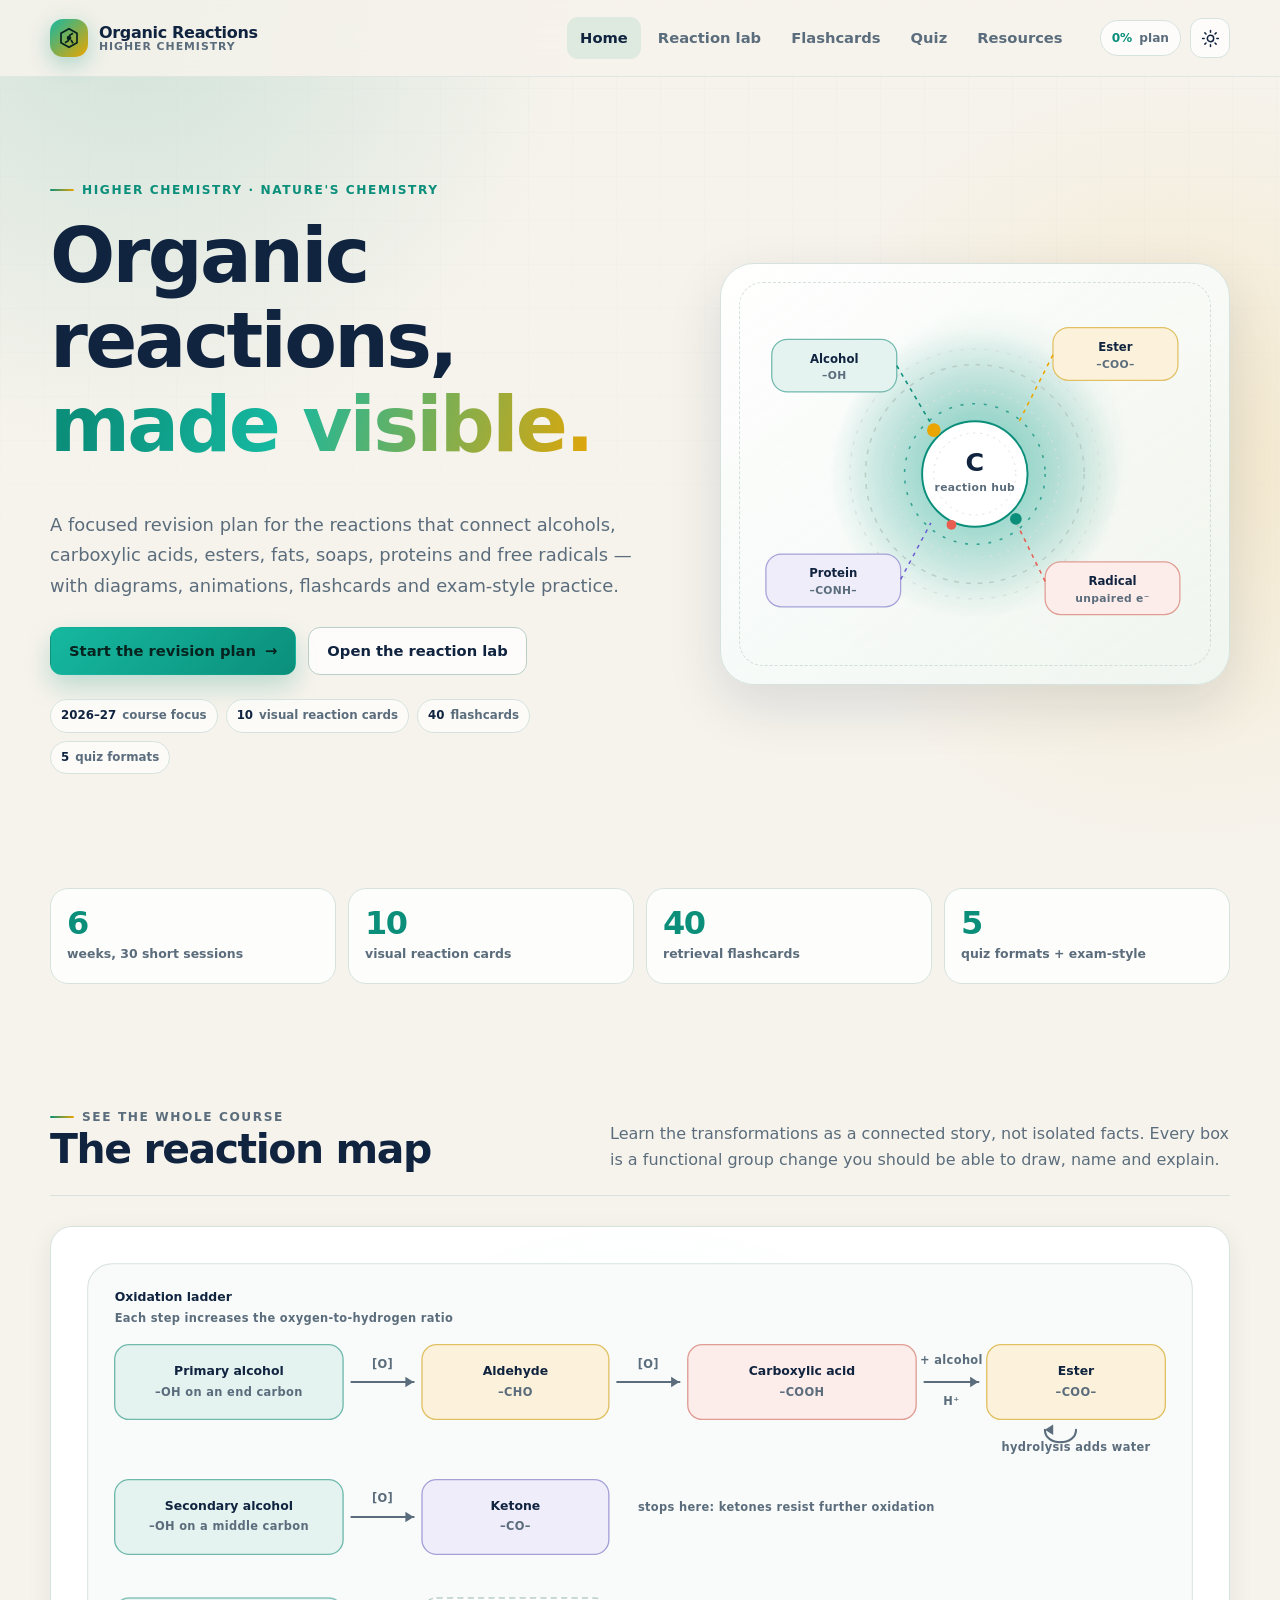
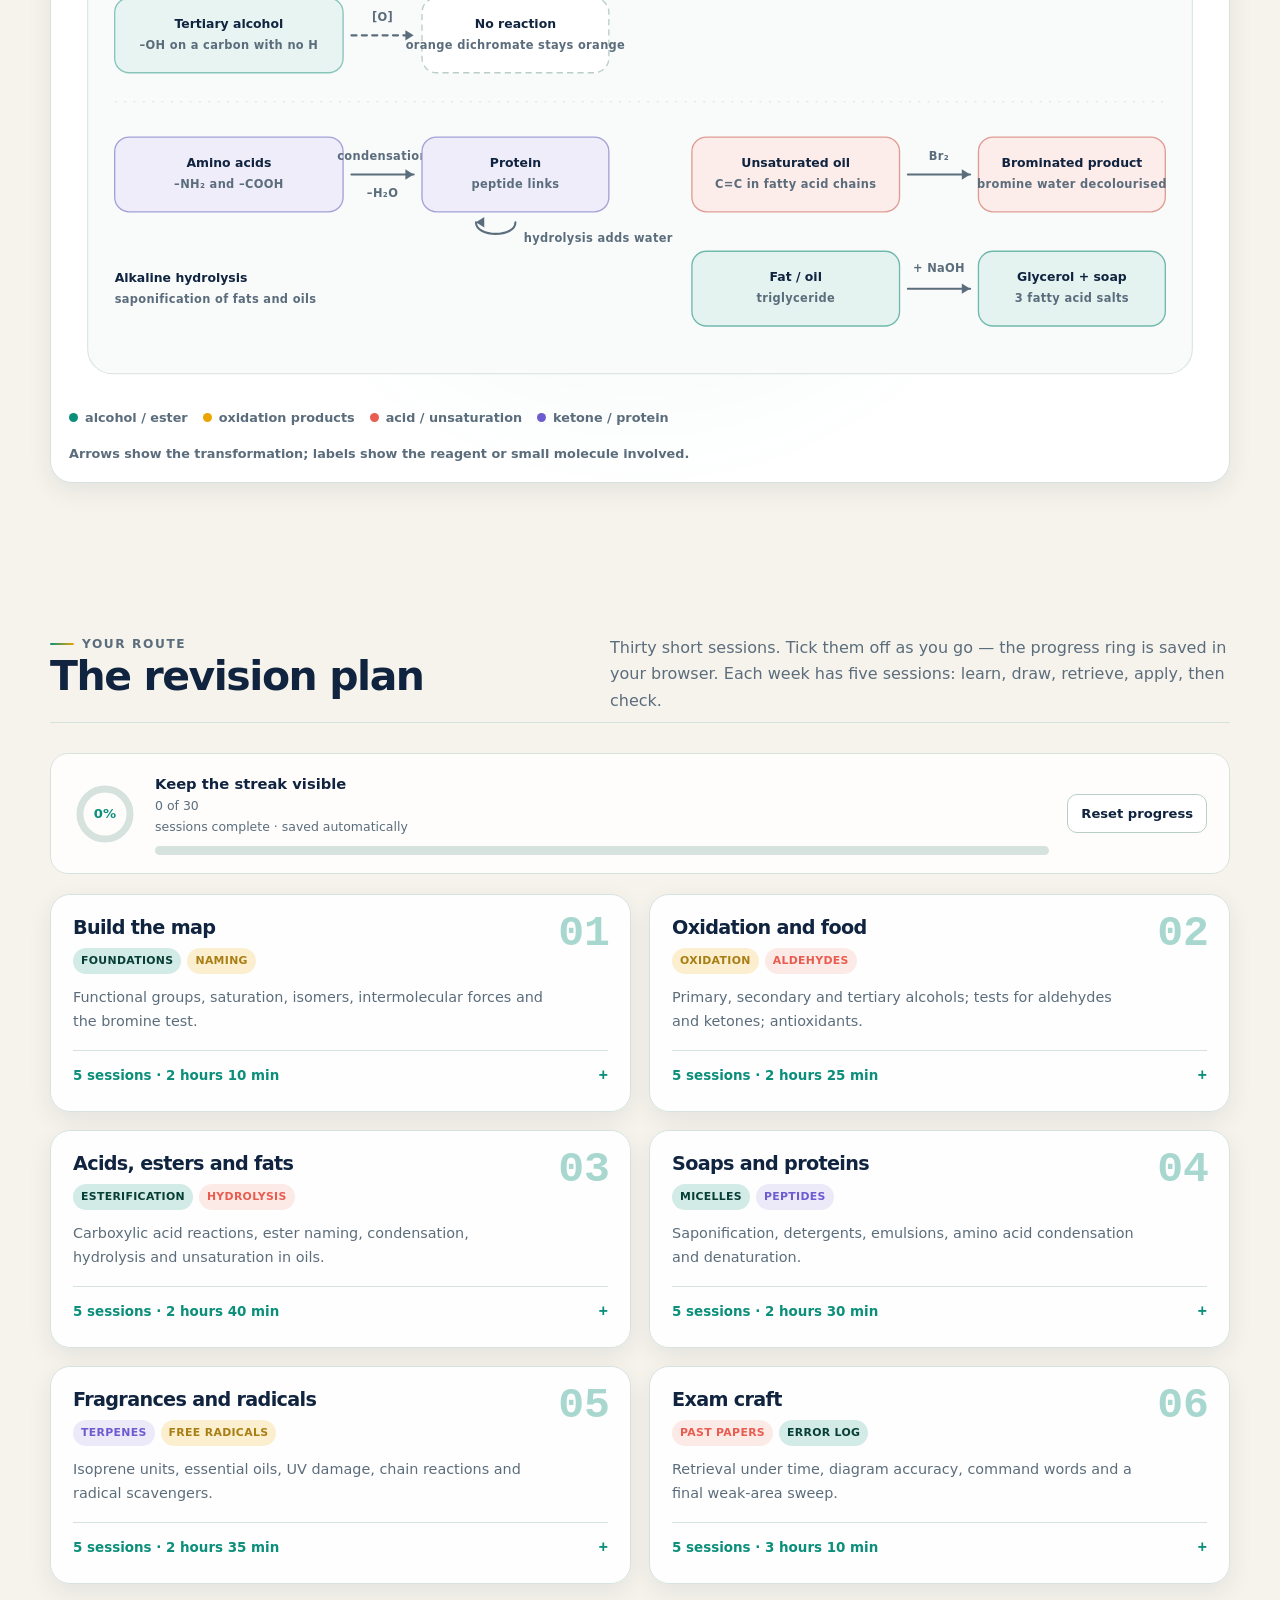
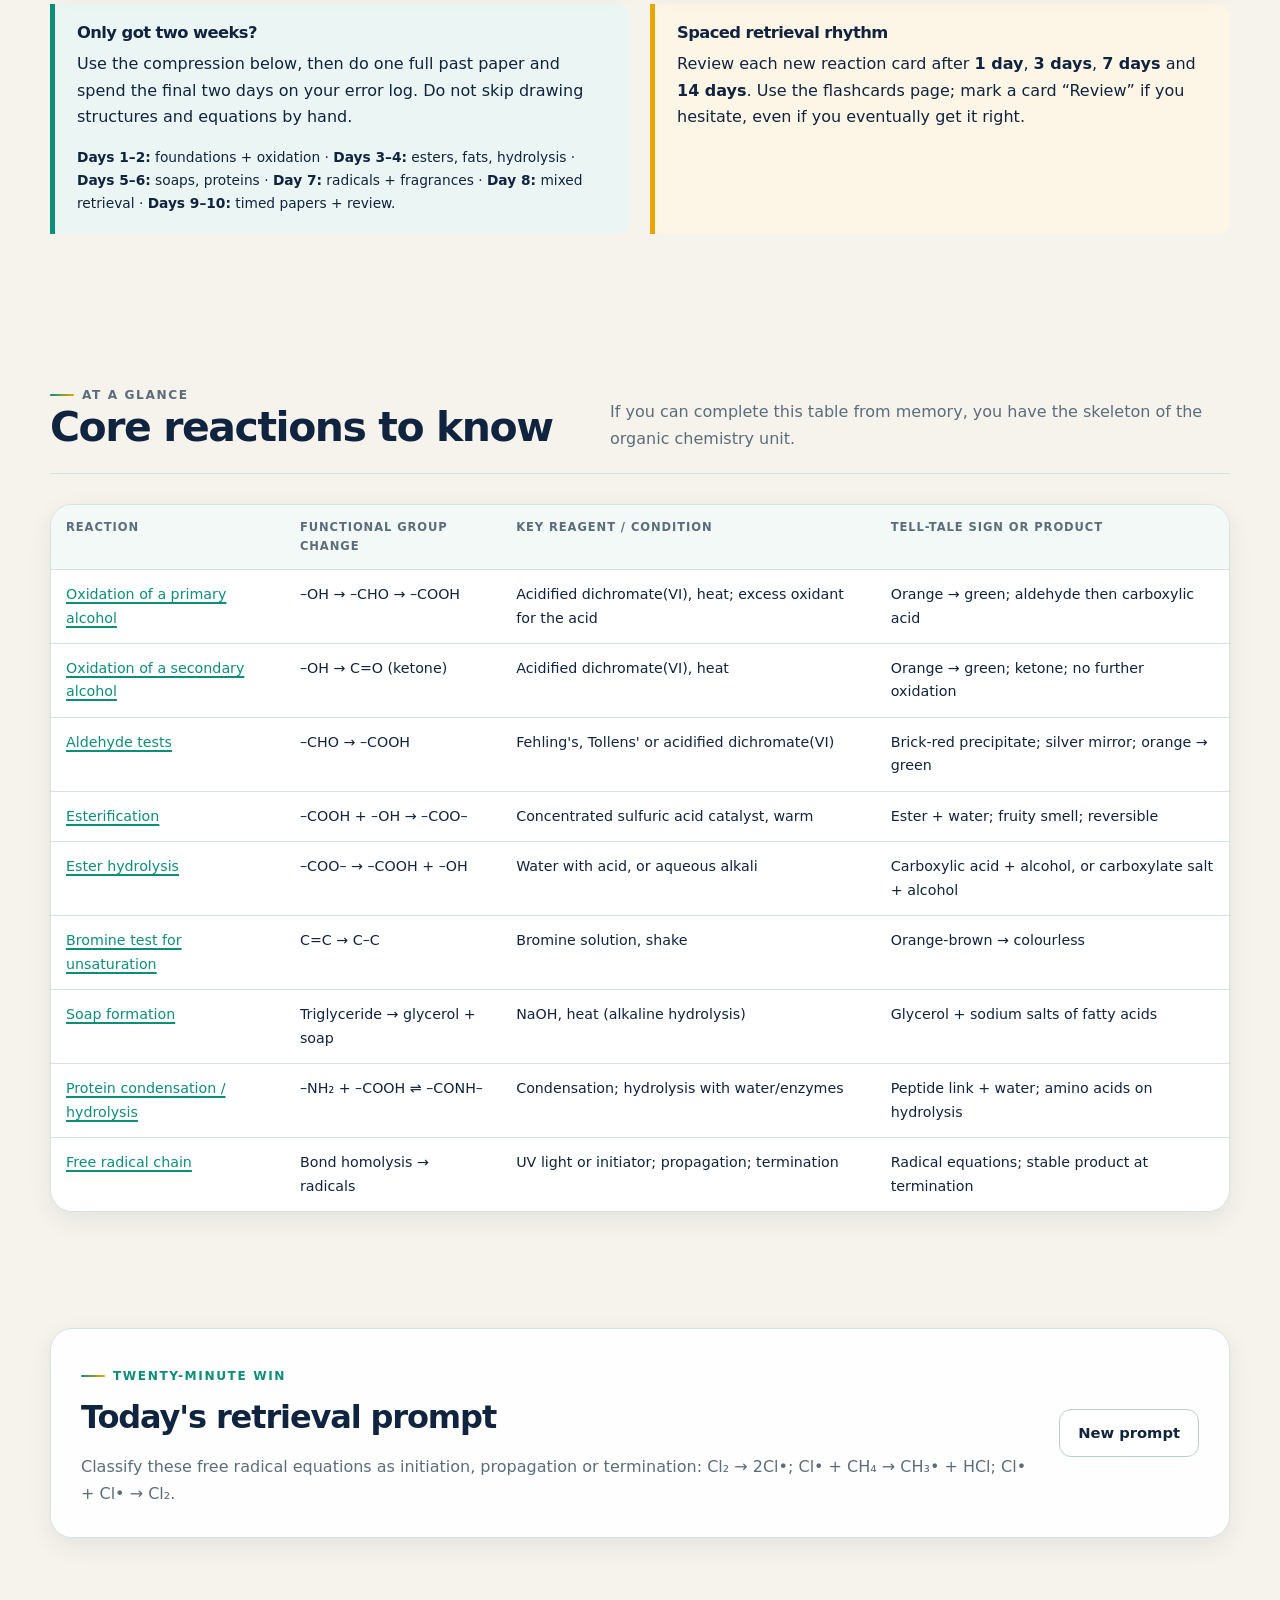
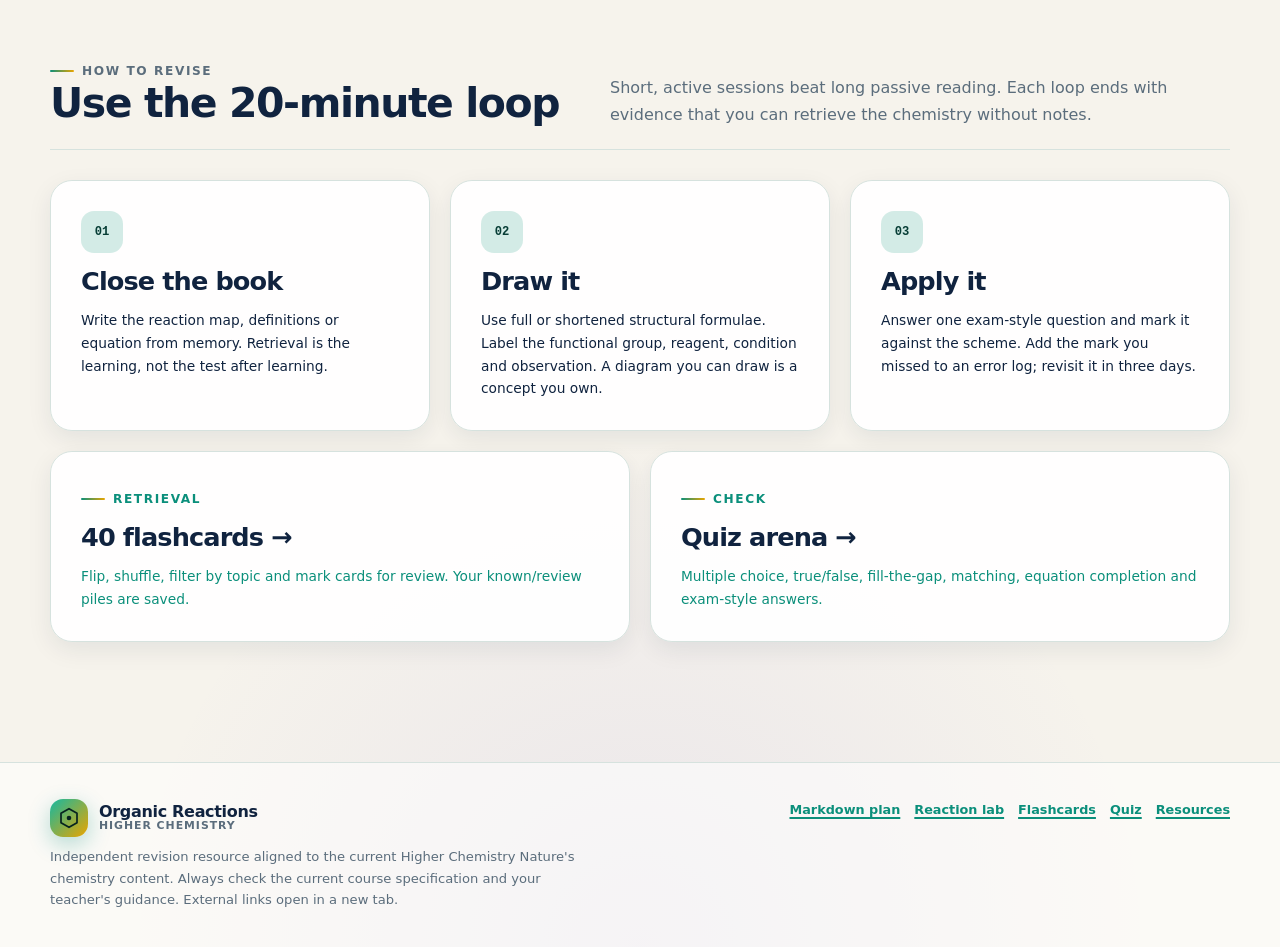
<file: index.html>
<!DOCTYPE html>
<html lang="en-GB" data-theme="light">
<head>
  <meta charset="utf-8" />
  <meta name="viewport" content="width=device-width, initial-scale=1" />
  <meta name="description" content="A visual, interactive revision plan for organic reactions in Scottish Higher Chemistry: oxidation, esters, fats, soaps, proteins, free radicals, flashcards and quizzes." />
  <title>Organic Reactions | Higher Chemistry Revision</title>
  <link rel="stylesheet" href="assets/style.css" />
  <link rel="icon" href="data:image/svg+xml,%3Csvg xmlns='http://www.w3.org/2000/svg' viewBox='0 0 64 64'%3E%3Crect width='64' height='64' rx='18' fill='%230b8f7b'/%3E%3Cpath d='M32 12 49 22v20L32 52 15 42V22z' fill='none' stroke='%23d9fff7' stroke-width='3'/%3E%3Ccircle cx='32' cy='32' r='5' fill='%23ffc857'/%3E%3C/svg%3E" />
</head>
<body data-page="home">
  <a class="skip-link" href="#main">Skip to content</a>

  <header class="site-header">
    <div class="shell nav">
      <a class="brand" href="index.html" aria-label="Organic Reactions home">
        <span class="brand-mark" aria-hidden="true">
          <svg viewBox="0 0 24 24" fill="none" stroke="currentColor" stroke-width="1.7" stroke-linejoin="round">
            <path d="M12 2.7 20 7.3v9.4L12 21.3 4 16.7V7.3L12 2.7Z" />
            <circle cx="12" cy="12" r="2.3" fill="currentColor" stroke="none" />
            <path d="m12 9.7 4-2.4M12 14.3l-4 2.4M14 14l2 3.2" />
          </svg>
        </span>
        <span class="brand-text">Organic Reactions<small>Higher Chemistry</small></span>
      </a>

      <button class="menu-toggle" id="menuToggle" type="button" aria-label="Toggle menu" aria-expanded="false" aria-controls="navLinks">
        <svg viewBox="0 0 24 24" fill="none" stroke="currentColor" stroke-width="2" stroke-linecap="round">
          <path d="M4 7h16M4 12h16M4 17h16" />
        </svg>
      </button>

      <nav class="nav-links" id="navLinks" aria-label="Main navigation">
        <a href="index.html" data-nav="home" class="active" aria-current="page">Home</a>
        <a href="reactions.html" data-nav="reactions">Reaction lab</a>
        <a href="flashcards.html" data-nav="flashcards">Flashcards</a>
        <a href="quiz.html" data-nav="quiz">Quiz</a>
        <a href="resources.html" data-nav="resources">Resources</a>
      </nav>

      <div class="nav-actions">
        <span class="progress-pill" title="Revision plan progress"><b id="navProgress">0%</b> plan</span>
        <button class="icon-button" id="themeToggle" type="button" aria-label="Switch to dark theme">
          <svg class="sun-icon" viewBox="0 0 24 24" fill="none" stroke="currentColor" stroke-width="1.9" stroke-linecap="round">
            <circle cx="12" cy="12" r="4" />
            <path d="M12 2v2M12 20v2M4.9 4.9l1.4 1.4M17.7 17.7l1.4 1.4M2 12h2M20 12h2M4.9 19.1l1.4-1.4M17.7 6.3l1.4-1.4" />
          </svg>
          <svg class="moon-icon" viewBox="0 0 24 24" fill="none" stroke="currentColor" stroke-width="1.9" stroke-linejoin="round">
            <path d="M20.4 14.7A8.5 8.5 0 0 1 9.3 3.6 8.5 8.5 0 1 0 20.4 14.7Z" />
          </svg>
        </button>
      </div>
    </div>
  </header>

  <main id="main">
    <section class="shell hero" aria-labelledby="hero-title">
      <div class="hero-copy">
        <p class="eyebrow">Higher Chemistry · Nature's chemistry</p>
        <h1 id="hero-title">Organic reactions, <span class="grad">made visible.</span></h1>
        <p class="lede">A focused revision plan for the reactions that connect alcohols, carboxylic acids, esters, fats, soaps, proteins and free radicals — with diagrams, animations, flashcards and exam-style practice.</p>
        <div class="hero-actions">
          <a class="btn" href="#plan">Start the revision plan <span aria-hidden="true">→</span></a>
          <a class="btn secondary" href="reactions.html">Open the reaction lab</a>
        </div>
        <div class="hero-badges" role="group" aria-label="Resource summary">
          <span class="pill"><b>2026–27</b> course focus</span>
          <span class="pill"><b>10</b> visual reaction cards</span>
          <span class="pill"><b>40</b> flashcards</span>
          <span class="pill"><b>5</b> quiz formats</span>
        </div>
      </div>

      <div class="hero-visual" aria-hidden="true">
        <svg class="chem-svg" viewBox="0 0 520 420" role="presentation">
          <defs>
            <radialGradient id="heroGlow" cx="50%" cy="50%" r="50%">
              <stop offset="0%" stop-color="var(--teal-2)" stop-opacity=".45" />
              <stop offset="100%" stop-color="var(--teal)" stop-opacity="0" />
            </radialGradient>
          </defs>
          <circle cx="260" cy="210" r="150" fill="url(#heroGlow)" />
          <circle cx="260" cy="210" r="128" fill="none" stroke="var(--line)" stroke-width="1.4" stroke-dasharray="4 8" />
          <circle cx="260" cy="210" r="86" fill="none" stroke="var(--line)" stroke-width="1.2" stroke-dasharray="2 7" />
          <g class="orbit-ring" stroke="var(--line-strong)" stroke-width="1.6" stroke-dasharray="5 7" fill="none">
            <circle cx="260" cy="210" r="112" />
          </g>
          <g class="orbit-ring reverse" stroke="var(--teal)" stroke-width="1.6" stroke-dasharray="3 9" fill="none" opacity=".75">
            <circle cx="260" cy="210" r="72" />
          </g>

          <g class="orbit-node">
            <rect x="52" y="72" width="128" height="54" rx="16" class="box box-teal" />
            <text x="116" y="96" text-anchor="middle" class="label-strong">Alcohol</text>
            <text x="116" y="113" text-anchor="middle" class="label">–OH</text>
            <line x1="180" y1="99" x2="216" y2="160" stroke="var(--teal)" stroke-width="1.6" stroke-dasharray="4 5" />
          </g>
          <g class="orbit-node delay-1">
            <rect x="340" y="60" width="128" height="54" rx="16" class="box box-amber" />
            <text x="404" y="84" text-anchor="middle" class="label-strong">Ester</text>
            <text x="404" y="101" text-anchor="middle" class="label">–COO–</text>
            <line x1="340" y1="88" x2="305" y2="157" stroke="var(--amber)" stroke-width="1.6" stroke-dasharray="4 5" />
          </g>
          <g class="orbit-node delay-2">
            <rect x="46" y="292" width="138" height="54" rx="16" class="box box-violet" />
            <text x="115" y="316" text-anchor="middle" class="label-strong">Protein</text>
            <text x="115" y="333" text-anchor="middle" class="label">–CONH–</text>
            <line x1="184" y1="318" x2="215" y2="260" stroke="var(--violet)" stroke-width="1.6" stroke-dasharray="4 5" />
          </g>
          <g class="orbit-node delay-3">
            <rect x="332" y="300" width="138" height="54" rx="16" class="box box-coral" />
            <text x="401" y="324" text-anchor="middle" class="label-strong">Radical</text>
            <text x="401" y="341" text-anchor="middle" class="label">unpaired e⁻</text>
            <line x1="332" y1="320" x2="304" y2="263" stroke="var(--coral)" stroke-width="1.6" stroke-dasharray="4 5" />
          </g>

          <g>
            <circle cx="260" cy="210" r="54" fill="var(--surface)" stroke="var(--teal)" stroke-width="2" />
            <circle cx="260" cy="210" r="42" fill="none" stroke="var(--line)" stroke-width="1" stroke-dasharray="2 5" />
            <text x="260" y="207" text-anchor="middle" font-size="26" font-weight="900" fill="var(--teal)">C</text>
            <text x="260" y="227" text-anchor="middle" class="label">reaction hub</text>
          </g>
          <circle cx="218" cy="165" r="7" fill="var(--amber)" />
          <circle cx="302" cy="256" r="6" fill="var(--teal)" />
          <circle cx="236" cy="262" r="5" fill="var(--coral)" />
        </svg>
      </div>
    </section>

    <section class="shell section-tight" aria-label="Plan statistics">
      <div class="stat-grid">
        <div class="stat"><strong>6</strong><span>weeks, 30 short sessions</span></div>
        <div class="stat"><strong>10</strong><span>visual reaction cards</span></div>
        <div class="stat"><strong>40</strong><span>retrieval flashcards</span></div>
        <div class="stat"><strong>5</strong><span>quiz formats + exam-style</span></div>
      </div>
    </section>

    <section class="shell section" aria-labelledby="map-title">
      <div class="section-head">
        <div>
          <p class="eyebrow">See the whole course</p>
          <h2 id="map-title">The reaction map</h2>
        </div>
        <p>Learn the transformations as a connected story, not isolated facts. Every box is a functional group change you should be able to draw, name and explain.</p>
      </div>

      <div class="map-wrap">
        <svg class="chem-svg" viewBox="0 0 1100 720" role="img" aria-labelledby="map-svg-title map-svg-desc">
          <title id="map-svg-title">Higher Chemistry organic reaction map</title>
          <desc id="map-svg-desc">Primary alcohols oxidise to aldehydes then carboxylic acids. Secondary alcohols oxidise to ketones. Tertiary alcohols do not oxidise. Carboxylic acids and alcohols form esters by condensation; esters hydrolyse back. Amino acids condense to proteins and hydrolyse back. Unsaturated oils add bromine. Fats and oils undergo alkaline hydrolysis to soap and glycerol.</desc>

          <rect x="18" y="18" width="1064" height="684" rx="24" fill="var(--surface-3)" stroke="var(--line)" />

          <text x="44" y="54" class="label-strong" font-size="15">Oxidation ladder</text>
          <text x="44" y="74" class="label" font-size="11">Each step increases the oxygen-to-hydrogen ratio</text>

          <g>
            <rect x="44" y="96" width="220" height="72" rx="14" class="box box-teal" />
            <text x="154" y="125" text-anchor="middle" class="label-strong">Primary alcohol</text>
            <text x="154" y="145" text-anchor="middle" class="label">–OH on an end carbon</text>

            <line x1="272" y1="132" x2="332" y2="132" class="arrow" />
            <path d="m332 132-8-5v10z" class="arrow-head" />
            <text x="302" y="118" text-anchor="middle" class="label" fill="var(--amber)">[O]</text>

            <rect x="340" y="96" width="180" height="72" rx="14" class="box box-amber" />
            <text x="430" y="125" text-anchor="middle" class="label-strong">Aldehyde</text>
            <text x="430" y="145" text-anchor="middle" class="label">–CHO</text>

            <line x1="528" y1="132" x2="588" y2="132" class="arrow" />
            <path d="m588 132-8-5v10z" class="arrow-head" />
            <text x="558" y="118" text-anchor="middle" class="label" fill="var(--amber)">[O]</text>

            <rect x="596" y="96" width="220" height="72" rx="14" class="box box-coral" />
            <text x="706" y="125" text-anchor="middle" class="label-strong">Carboxylic acid</text>
            <text x="706" y="145" text-anchor="middle" class="label">–COOH</text>

            <line x1="824" y1="132" x2="876" y2="132" class="arrow" />
            <path d="m876 132-8-5v10z" class="arrow-head" />
            <text x="850" y="115" text-anchor="middle" class="label" fill="var(--teal)">+ alcohol</text>
            <text x="850" y="154" text-anchor="middle" class="label" fill="var(--teal)">H⁺</text>

            <rect x="884" y="96" width="172" height="72" rx="14" class="box box-amber" />
            <text x="970" y="125" text-anchor="middle" class="label-strong">Ester</text>
            <text x="970" y="145" text-anchor="middle" class="label">–COO–</text>

            <path d="M970 178c0 16-30 16-30 0" fill="none" class="arrow" />
            <path d="m940 178 8 5v-10z" class="arrow-head" />
            <text x="970" y="198" text-anchor="middle" class="label" fill="var(--blue)">hydrolysis adds water</text>
          </g>

          <g>
            <rect x="44" y="226" width="220" height="72" rx="14" class="box box-teal" />
            <text x="154" y="255" text-anchor="middle" class="label-strong">Secondary alcohol</text>
            <text x="154" y="275" text-anchor="middle" class="label">–OH on a middle carbon</text>

            <line x1="272" y1="262" x2="332" y2="262" class="arrow" />
            <path d="m332 262-8-5v10z" class="arrow-head" />
            <text x="302" y="248" text-anchor="middle" class="label" fill="var(--amber)">[O]</text>

            <rect x="340" y="226" width="180" height="72" rx="14" class="box box-violet" />
            <text x="430" y="255" text-anchor="middle" class="label-strong">Ketone</text>
            <text x="430" y="275" text-anchor="middle" class="label">–CO–</text>

            <text x="548" y="256" class="label" fill="var(--muted)">stops here: ketones resist further oxidation</text>
          </g>

          <g>
            <rect x="44" y="340" width="220" height="72" rx="14" class="box box-teal" opacity=".82" />
            <text x="154" y="369" text-anchor="middle" class="label-strong">Tertiary alcohol</text>
            <text x="154" y="389" text-anchor="middle" class="label">–OH on a carbon with no H</text>

            <line x1="272" y1="376" x2="332" y2="376" class="arrow" stroke-dasharray="5 5" />
            <path d="m332 376-8-5v10z" class="arrow-head" />
            <text x="302" y="362" text-anchor="middle" class="label" fill="var(--coral)">[O]</text>

            <rect x="340" y="340" width="180" height="72" rx="14" fill="var(--surface)" stroke="var(--line-strong)" stroke-width="1.3" stroke-dasharray="6 4" />
            <text x="430" y="369" text-anchor="middle" class="label-strong">No reaction</text>
            <text x="430" y="389" text-anchor="middle" class="label">orange dichromate stays orange</text>
          </g>

          <line x1="44" y1="440" x2="1056" y2="440" stroke="var(--line)" stroke-width="1" stroke-dasharray="2 7" />

          <g>
            <rect x="44" y="474" width="220" height="72" rx="14" class="box box-violet" />
            <text x="154" y="503" text-anchor="middle" class="label-strong">Amino acids</text>
            <text x="154" y="523" text-anchor="middle" class="label">–NH₂ and –COOH</text>

            <line x1="272" y1="510" x2="332" y2="510" class="arrow" />
            <path d="m332 510-8-5v10z" class="arrow-head" />
            <text x="302" y="496" text-anchor="middle" class="label" fill="var(--violet)">condensation</text>
            <text x="302" y="532" text-anchor="middle" class="label" fill="var(--violet)">–H₂O</text>

            <rect x="340" y="474" width="180" height="72" rx="14" class="box box-violet" />
            <text x="430" y="503" text-anchor="middle" class="label-strong">Protein</text>
            <text x="430" y="523" text-anchor="middle" class="label">peptide links</text>

            <path d="M430 556c0 15-38 15-38 0" fill="none" class="arrow" />
            <path d="m392 556 8 5v-10z" class="arrow-head" />
            <text x="438" y="575" class="label" fill="var(--blue)">hydrolysis adds water</text>
          </g>

          <g>
            <rect x="600" y="474" width="200" height="72" rx="14" class="box box-coral" />
            <text x="700" y="503" text-anchor="middle" class="label-strong">Unsaturated oil</text>
            <text x="700" y="523" text-anchor="middle" class="label">C=C in fatty acid chains</text>

            <line x1="808" y1="510" x2="868" y2="510" class="arrow" />
            <path d="m868 510-8-5v10z" class="arrow-head" />
            <text x="838" y="496" text-anchor="middle" class="label" fill="var(--coral)">Br₂</text>

            <rect x="876" y="474" width="180" height="72" rx="14" class="box box-coral" />
            <text x="966" y="503" text-anchor="middle" class="label-strong">Brominated product</text>
            <text x="966" y="523" text-anchor="middle" class="label">bromine water decolourised</text>
          </g>

          <g>
            <text x="44" y="614" class="label-strong" font-size="14">Alkaline hydrolysis</text>
            <text x="44" y="634" class="label">saponification of fats and oils</text>

            <rect x="600" y="584" width="200" height="72" rx="14" class="box box-teal" />
            <text x="700" y="613" text-anchor="middle" class="label-strong">Fat / oil</text>
            <text x="700" y="633" text-anchor="middle" class="label">triglyceride</text>

            <line x1="808" y1="620" x2="868" y2="620" class="arrow" />
            <path d="m868 620-8-5v10z" class="arrow-head" />
            <text x="838" y="604" text-anchor="middle" class="label" fill="var(--teal)">+ NaOH</text>

            <rect x="876" y="584" width="180" height="72" rx="14" class="box box-teal" />
            <text x="966" y="613" text-anchor="middle" class="label-strong">Glycerol + soap</text>
            <text x="966" y="633" text-anchor="middle" class="label">3 fatty acid salts</text>
          </g>
        </svg>

        <div class="map-legend">
          <span><i class="legend-dot"></i> alcohol / ester</span>
          <span><i class="legend-dot amber"></i> oxidation products</span>
          <span><i class="legend-dot coral"></i> acid / unsaturation</span>
          <span><i class="legend-dot violet"></i> ketone / protein</span>
          <span>Arrows show the transformation; labels show the reagent or small molecule involved.</span>
        </div>
      </div>
    </section>

    <section class="shell section" id="plan" aria-labelledby="plan-title">
      <div class="section-head">
        <div>
          <p class="eyebrow">Your route</p>
          <h2 id="plan-title">The revision plan</h2>
        </div>
        <p>Thirty short sessions. Tick them off as you go — the progress ring is saved in your browser. Each week has five sessions: learn, draw, retrieve, apply, then check.</p>
      </div>

      <div class="progress-card" role="group" aria-label="Revision plan progress">
        <div class="progress-ring" role="progressbar" aria-label="Plan progress" aria-valuemin="0" aria-valuemax="100" aria-valuenow="0">
          <svg viewBox="0 0 64 64" aria-hidden="true">
            <circle class="track" cx="32" cy="32" r="25"></circle>
            <circle class="fill" id="progressRingFill" cx="32" cy="32" r="25"></circle>
          </svg>
          <strong data-progress-percent>0%</strong>
        </div>
        <div class="progress-copy">
          <strong>Keep the streak visible</strong>
          <span><span data-progress-count>0 of 30</span> sessions complete · saved automatically</span>
          <div class="progress-track" style="margin-top: 9px" aria-hidden="true">
            <div class="progress-fill" id="progressBar"></div>
          </div>
        </div>
        <button class="btn secondary small" id="resetProgress" type="button">Reset progress</button>
      </div>

      <div class="week-grid" style="margin-top: 20px">
        <article class="week-card" data-week="01">
          <h3>Build the map</h3>
          <div class="week-focus"><span class="tag">foundations</span><span class="tag amber">naming</span></div>
          <p>Functional groups, saturation, isomers, intermolecular forces and the bromine test.</p>
          <details class="sessions">
            <summary>5 sessions · 2 hours 10 min</summary>
            <ul class="session-list">
              <li><label><input type="checkbox" data-progress="w1s1" /><span>Build a functional-group table: alkane, alkene, alcohol, carboxylic acid, ester, aldehyde, ketone.</span></label></li>
              <li><label><input type="checkbox" data-progress="w1s2" /><span>Naming and drawing drill: 10 straight-chain and branched examples.</span></label></li>
              <li><label><input type="checkbox" data-progress="w1s3" /><span>Saturated vs unsaturated; define addition; practise the bromine water test.</span></label></li>
              <li><label><input type="checkbox" data-progress="w1s4" /><span>Explain boiling point, volatility and solubility using hydrogen bonding and London dispersion forces.</span></label></li>
              <li><label><input type="checkbox" data-progress="w1s5" /><span>Retrieval: blank-page reaction map + 10 multiple-choice questions.</span></label></li>
            </ul>
          </details>
        </article>

        <article class="week-card" data-week="02">
          <h3>Oxidation and food</h3>
          <div class="week-focus"><span class="tag amber">oxidation</span><span class="tag coral">aldehydes</span></div>
          <p>Primary, secondary and tertiary alcohols; tests for aldehydes and ketones; antioxidants.</p>
          <details class="sessions">
            <summary>5 sessions · 2 hours 25 min</summary>
            <ul class="session-list">
              <li><label><input type="checkbox" data-progress="w2s1" /><span>Classify 12 alcohols as primary, secondary or tertiary.</span></label></li>
              <li><label><input type="checkbox" data-progress="w2s2" /><span>Draw the oxidation flow chart and write equations using [O].</span></label></li>
              <li><label><input type="checkbox" data-progress="w2s3" /><span>Make a results table for Fehling's, Tollens' and acidified dichromate(VI).</span></label></li>
              <li><label><input type="checkbox" data-progress="w2s4" /><span>Antioxidants, rancidity and identifying the substance oxidised in a redox equation.</span></label></li>
              <li><label><input type="checkbox" data-progress="w2s5" /><span>Exam-style oxidation questions + 10 flashcards.</span></label></li>
            </ul>
          </details>
        </article>

        <article class="week-card" data-week="03">
          <h3>Acids, esters and fats</h3>
          <div class="week-focus"><span class="tag">esterification</span><span class="tag coral">hydrolysis</span></div>
          <p>Carboxylic acid reactions, ester naming, condensation, hydrolysis and unsaturation in oils.</p>
          <details class="sessions">
            <summary>5 sessions · 2 hours 40 min</summary>
            <ul class="session-list">
              <li><label><input type="checkbox" data-progress="w3s1" /><span>Carboxylic acids + metal oxide, hydroxide and carbonate; name the salts.</span></label></li>
              <li><label><input type="checkbox" data-progress="w3s2" /><span>Esterification: equation, naming, catalyst and practical set-up.</span></label></li>
              <li><label><input type="checkbox" data-progress="w3s3" /><span>Hydrolysis: acid vs alkaline conditions; name the products.</span></label></li>
              <li><label><input type="checkbox" data-progress="w3s4" /><span>Fats and oils: triglyceride structure, melting point and bromine test.</span></label></li>
              <li><label><input type="checkbox" data-progress="w3s5" /><span>Mixed exam questions on esters, fats and hydrolysis.</span></label></li>
            </ul>
          </details>
        </article>

        <article class="week-card" data-week="04">
          <h3>Soaps and proteins</h3>
          <div class="week-focus"><span class="tag">micelles</span><span class="tag violet">peptides</span></div>
          <p>Saponification, detergents, emulsions, amino acid condensation and denaturation.</p>
          <details class="sessions">
            <summary>5 sessions · 2 hours 30 min</summary>
            <ul class="session-list">
              <li><label><input type="checkbox" data-progress="w4s1" /><span>Draw the alkaline hydrolysis of a triglyceride and a labelled soap micelle.</span></label></li>
              <li><label><input type="checkbox" data-progress="w4s2" /><span>Hard water scum, soapless detergents and emulsifiers.</span></label></li>
              <li><label><input type="checkbox" data-progress="w4s3" /><span>Amino acids, peptide link and condensation polymerisation.</span></label></li>
              <li><label><input type="checkbox" data-progress="w4s4" /><span>Hydrolysis vs denaturation: compare and correct common misconceptions.</span></label></li>
              <li><label><input type="checkbox" data-progress="w4s5" /><span>Diagram practice + exam questions on soaps and proteins.</span></label></li>
            </ul>
          </details>
        </article>

        <article class="week-card" data-week="05">
          <h3>Fragrances and radicals</h3>
          <div class="week-focus"><span class="tag violet">terpenes</span><span class="tag amber">free radicals</span></div>
          <p>Isoprene units, essential oils, UV damage, chain reactions and radical scavengers.</p>
          <details class="sessions">
            <summary>5 sessions · 2 hours 35 min</summary>
            <ul class="session-list">
              <li><label><input type="checkbox" data-progress="w5s1" /><span>Identify isoprene units and count them in terpene structures.</span></label></li>
              <li><label><input type="checkbox" data-progress="w5s2" /><span>Write and classify initiation, propagation and termination equations.</span></label></li>
              <li><label><input type="checkbox" data-progress="w5s3" /><span>Skin care, UV damage and free radical scavengers.</span></label></li>
              <li><label><input type="checkbox" data-progress="w5s4" /><span>Mixed drill: identify the reaction type from a diagram or equation.</span></label></li>
              <li><label><input type="checkbox" data-progress="w5s5" /><span>Timed Nature's chemistry past-paper section (about 45 min).</span></label></li>
            </ul>
          </details>
        </article>

        <article class="week-card" data-week="06">
          <h3>Exam craft</h3>
          <div class="week-focus"><span class="tag coral">past papers</span><span class="tag">error log</span></div>
          <p>Retrieval under time, diagram accuracy, command words and a final weak-area sweep.</p>
          <details class="sessions">
            <summary>5 sessions · 3 hours 10 min</summary>
            <ul class="session-list">
              <li><label><input type="checkbox" data-progress="w6s1" /><span>Flashcard sweep: all 40 cards, then focus on the review pile.</span></label></li>
              <li><label><input type="checkbox" data-progress="w6s2" /><span>Paper 1 multiple choice under timed conditions (40 min) + review.</span></label></li>
              <li><label><input type="checkbox" data-progress="w6s3" /><span>Paper 2 organic questions, timed, then mark with the official scheme.</span></label></li>
              <li><label><input type="checkbox" data-progress="w6s4" /><span>Drawing drill: six structures or reaction schemes from memory.</span></label></li>
              <li><label><input type="checkbox" data-progress="w6s5" /><span>Write a one-page error log and a five-point final summary.</span></label></li>
            </ul>
          </details>
        </article>
      </div>

      <div class="grid-2" style="margin-top: 20px">
        <div class="callout">
          <h4>Only got two weeks?</h4>
          <p>Use the compression below, then do one full past paper and spend the final two days on your error log. Do not skip drawing structures and equations by hand.</p>
          <p class="small"><b>Days 1–2:</b> foundations + oxidation · <b>Days 3–4:</b> esters, fats, hydrolysis · <b>Days 5–6:</b> soaps, proteins · <b>Day 7:</b> radicals + fragrances · <b>Day 8:</b> mixed retrieval · <b>Days 9–10:</b> timed papers + review.</p>
        </div>
        <div class="callout amber">
          <h4>Spaced retrieval rhythm</h4>
          <p>Review each new reaction card after <b>1 day</b>, <b>3 days</b>, <b>7 days</b> and <b>14 days</b>. Use the flashcards page; mark a card “Review” if you hesitate, even if you eventually get it right.</p>
        </div>
      </div>
    </section>

    <section class="shell section" aria-labelledby="glance-title">
      <div class="section-head">
        <div>
          <p class="eyebrow">At a glance</p>
          <h2 id="glance-title">Core reactions to know</h2>
        </div>
        <p>If you can complete this table from memory, you have the skeleton of the organic chemistry unit.</p>
      </div>

      <div class="table-wrap">
        <table>
          <thead>
            <tr>
              <th>Reaction</th>
              <th>Functional group change</th>
              <th>Key reagent / condition</th>
              <th>Tell-tale sign or product</th>
            </tr>
          </thead>
          <tbody>
            <tr>
              <td><a href="reactions.html#oxidation">Oxidation of a primary alcohol</a></td>
              <td>–OH → –CHO → –COOH</td>
              <td>Acidified dichromate(VI), heat; excess oxidant for the acid</td>
              <td>Orange → green; aldehyde then carboxylic acid</td>
            </tr>
            <tr>
              <td><a href="reactions.html#oxidation">Oxidation of a secondary alcohol</a></td>
              <td>–OH → C=O (ketone)</td>
              <td>Acidified dichromate(VI), heat</td>
              <td>Orange → green; ketone; no further oxidation</td>
            </tr>
            <tr>
              <td><a href="reactions.html#tests">Aldehyde tests</a></td>
              <td>–CHO → –COOH</td>
              <td>Fehling's, Tollens' or acidified dichromate(VI)</td>
              <td>Brick-red precipitate; silver mirror; orange → green</td>
            </tr>
            <tr>
              <td><a href="reactions.html#esterification">Esterification</a></td>
              <td>–COOH + –OH → –COO–</td>
              <td>Concentrated sulfuric acid catalyst, warm</td>
              <td>Ester + water; fruity smell; reversible</td>
            </tr>
            <tr>
              <td><a href="reactions.html#hydrolysis">Ester hydrolysis</a></td>
              <td>–COO– → –COOH + –OH</td>
              <td>Water with acid, or aqueous alkali</td>
              <td>Carboxylic acid + alcohol, or carboxylate salt + alcohol</td>
            </tr>
            <tr>
              <td><a href="reactions.html#fats">Bromine test for unsaturation</a></td>
              <td>C=C → C–C</td>
              <td>Bromine solution, shake</td>
              <td>Orange-brown → colourless</td>
            </tr>
            <tr>
              <td><a href="reactions.html#soap">Soap formation</a></td>
              <td>Triglyceride → glycerol + soap</td>
              <td>NaOH, heat (alkaline hydrolysis)</td>
              <td>Glycerol + sodium salts of fatty acids</td>
            </tr>
            <tr>
              <td><a href="reactions.html#proteins">Protein condensation / hydrolysis</a></td>
              <td>–NH₂ + –COOH ⇌ –CONH–</td>
              <td>Condensation; hydrolysis with water/enzymes</td>
              <td>Peptide link + water; amino acids on hydrolysis</td>
            </tr>
            <tr>
              <td><a href="reactions.html#radicals">Free radical chain</a></td>
              <td>Bond homolysis → radicals</td>
              <td>UV light or initiator; propagation; termination</td>
              <td>Radical equations; stable product at termination</td>
            </tr>
          </tbody>
        </table>
      </div>
    </section>

    <section class="shell section-tight" aria-labelledby="prompt-title">
      <div class="card card-pad" style="display: grid; grid-template-columns: minmax(0, 1fr) auto; gap: 24px; align-items: center">
        <div>
          <p class="eyebrow">Twenty-minute win</p>
          <h2 id="prompt-title" style="font-size: clamp(1.4rem, 2.5vw, 2rem)">Today's retrieval prompt</h2>
          <p class="lede" id="todayPrompt" style="margin-bottom: 0; font-size: 1rem">Loading a prompt…</p>
        </div>
        <button class="btn secondary" id="newPrompt" type="button">New prompt</button>
      </div>
    </section>

    <section class="shell section" aria-labelledby="method-title">
      <div class="section-head">
        <div>
          <p class="eyebrow">How to revise</p>
          <h2 id="method-title">Use the 20-minute loop</h2>
        </div>
        <p>Short, active sessions beat long passive reading. Each loop ends with evidence that you can retrieve the chemistry without notes.</p>
      </div>

      <div class="grid-3">
        <article class="card card-pad">
          <div class="resource-icon">01</div>
          <h3>Close the book</h3>
          <p class="small">Write the reaction map, definitions or equation from memory. Retrieval is the learning, not the test after learning.</p>
        </article>
        <article class="card card-pad">
          <div class="resource-icon">02</div>
          <h3>Draw it</h3>
          <p class="small">Use full or shortened structural formulae. Label the functional group, reagent, condition and observation. A diagram you can draw is a concept you own.</p>
        </article>
        <article class="card card-pad">
          <div class="resource-icon">03</div>
          <h3>Apply it</h3>
          <p class="small">Answer one exam-style question and mark it against the scheme. Add the mark you missed to an error log; revisit it in three days.</p>
        </article>
      </div>

      <div class="grid-2" style="margin-top: 20px">
        <a class="card card-pad" href="flashcards.html" style="text-decoration: none">
          <p class="eyebrow">Retrieval</p>
          <h3>40 flashcards <span aria-hidden="true">→</span></h3>
          <p class="small">Flip, shuffle, filter by topic and mark cards for review. Your known/review piles are saved.</p>
        </a>
        <a class="card card-pad" href="quiz.html" style="text-decoration: none">
          <p class="eyebrow">Check</p>
          <h3>Quiz arena <span aria-hidden="true">→</span></h3>
          <p class="small">Multiple choice, true/false, fill-the-gap, matching, equation completion and exam-style answers.</p>
        </a>
      </div>
    </section>
  </main>

  <footer class="site-footer">
    <div class="shell footer-grid">
      <div>
        <a class="brand" href="index.html">
          <span class="brand-mark" aria-hidden="true">
            <svg viewBox="0 0 24 24" fill="none" stroke="currentColor" stroke-width="1.7" stroke-linejoin="round">
              <path d="M12 2.7 20 7.3v9.4L12 21.3 4 16.7V7.3L12 2.7Z" />
              <circle cx="12" cy="12" r="2.3" fill="currentColor" stroke="none" />
            </svg>
          </span>
          <span class="brand-text">Organic Reactions<small>Higher Chemistry</small></span>
        </a>
        <p>Independent revision resource aligned to the current Higher Chemistry Nature's chemistry content. Always check the current course specification and your teacher's guidance. External links open in a new tab.</p>
      </div>
      <div class="footer-links">
        <a href="Higher-Chemistry-Organic-Reactions-Revision-Plan.md">Markdown plan</a>
        <a href="reactions.html">Reaction lab</a>
        <a href="flashcards.html">Flashcards</a>
        <a href="quiz.html">Quiz</a>
        <a href="resources.html">Resources</a>
      </div>
    </div>
  </footer>

  <script src="assets/data.js" defer></script>
  <script src="assets/app.js" defer></script>
</body>
</html>
</file>
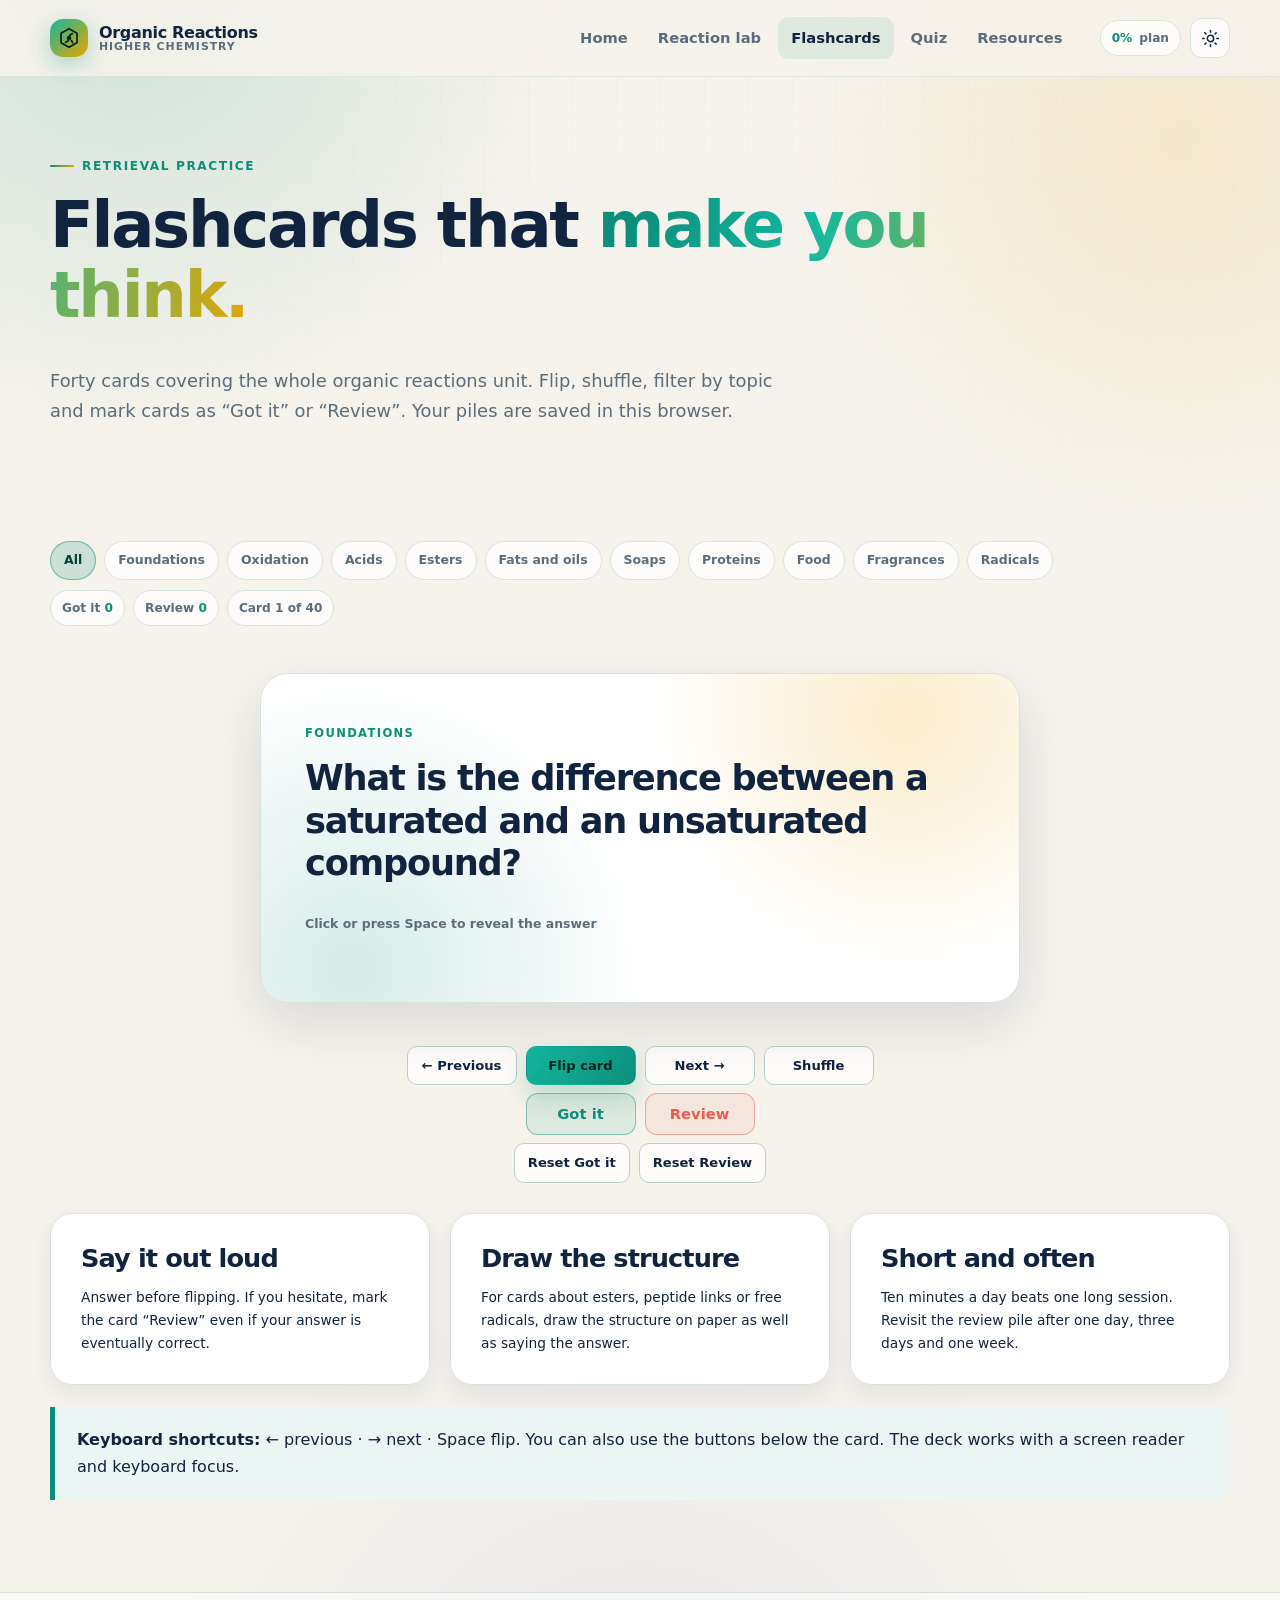
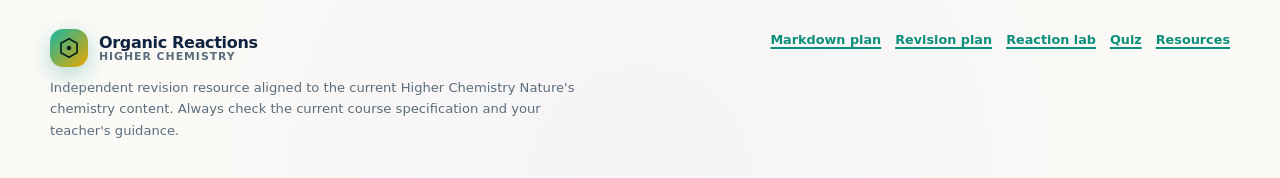
<file: flashcards.html>
<!DOCTYPE html>
<html lang="en-GB" data-theme="light">
<head>
  <meta charset="utf-8" />
  <meta name="viewport" content="width=device-width, initial-scale=1" />
  <meta name="description" content="Interactive Higher Chemistry organic reactions flashcards: oxidation, esters, fats, soaps, proteins and free radicals." />
  <title>Flashcards | Higher Chemistry Organic Reactions</title>
  <link rel="stylesheet" href="assets/style.css" />
  <link rel="icon" href="data:image/svg+xml,%3Csvg xmlns='http://www.w3.org/2000/svg' viewBox='0 0 64 64'%3E%3Crect width='64' height='64' rx='18' fill='%230b8f7b'/%3E%3Cpath d='M32 12 49 22v20L32 52 15 42V22z' fill='none' stroke='%23d9fff7' stroke-width='3'/%3E%3Ccircle cx='32' cy='32' r='5' fill='%23ffc857'/%3E%3C/svg%3E" />
</head>
<body data-page="flashcards">
  <a class="skip-link" href="#main">Skip to content</a>

  <header class="site-header">
    <div class="shell nav">
      <a class="brand" href="index.html" aria-label="Organic Reactions home">
        <span class="brand-mark" aria-hidden="true">
          <svg viewBox="0 0 24 24" fill="none" stroke="currentColor" stroke-width="1.7" stroke-linejoin="round">
            <path d="M12 2.7 20 7.3v9.4L12 21.3 4 16.7V7.3L12 2.7Z" />
            <circle cx="12" cy="12" r="2.3" fill="currentColor" stroke="none" />
            <path d="m12 9.7 4-2.4M12 14.3l-4 2.4M14 14l2 3.2" />
          </svg>
        </span>
        <span class="brand-text">Organic Reactions<small>Higher Chemistry</small></span>
      </a>

      <button class="menu-toggle" id="menuToggle" type="button" aria-label="Toggle menu" aria-expanded="false" aria-controls="navLinks">
        <svg viewBox="0 0 24 24" fill="none" stroke="currentColor" stroke-width="2" stroke-linecap="round"><path d="M4 7h16M4 12h16M4 17h16" /></svg>
      </button>

      <nav class="nav-links" id="navLinks" aria-label="Main navigation">
        <a href="index.html" data-nav="home">Home</a>
        <a href="reactions.html" data-nav="reactions">Reaction lab</a>
        <a href="flashcards.html" data-nav="flashcards" class="active" aria-current="page">Flashcards</a>
        <a href="quiz.html" data-nav="quiz">Quiz</a>
        <a href="resources.html" data-nav="resources">Resources</a>
      </nav>

      <div class="nav-actions">
        <span class="progress-pill" title="Revision plan progress"><b id="navProgress">0%</b> plan</span>
        <button class="icon-button" id="themeToggle" type="button" aria-label="Switch to dark theme">
          <svg class="sun-icon" viewBox="0 0 24 24" fill="none" stroke="currentColor" stroke-width="1.9" stroke-linecap="round"><circle cx="12" cy="12" r="4" /><path d="M12 2v2M12 20v2M4.9 4.9l1.4 1.4M17.7 17.7l1.4 1.4M2 12h2M20 12h2M4.9 19.1l1.4-1.4M17.7 6.3l1.4-1.4" /></svg>
          <svg class="moon-icon" viewBox="0 0 24 24" fill="none" stroke="currentColor" stroke-width="1.9" stroke-linejoin="round"><path d="M20.4 14.7A8.5 8.5 0 0 1 9.3 3.6 8.5 8.5 0 1 0 20.4 14.7Z" /></svg>
        </button>
      </div>
    </div>
  </header>

  <main id="main">
    <section class="shell page-hero">
      <p class="eyebrow">Retrieval practice</p>
      <h1>Flashcards that <span class="grad">make you think.</span></h1>
      <p class="lede">Forty cards covering the whole organic reactions unit. Flip, shuffle, filter by topic and mark cards as “Got it” or “Review”. Your piles are saved in this browser.</p>
    </section>

    <section class="shell section-tight" aria-label="Flashcard deck">
      <div class="flash-toolbar">
        <div id="flashTags" class="filter-bar" style="margin: 0" role="group" aria-label="Filter flashcards by topic"></div>
        <div class="spacer"></div>
        <div class="flash-stats">
          <span class="flash-stat">Got it <b id="knownCount">0</b></span>
          <span class="flash-stat">Review <b id="reviewCount">0</b></span>
          <span class="flash-stat" id="flashCounter">Card 1 of 40</span>
        </div>
      </div>

      <div class="flashcard-stage">
        <div class="flashcard" id="flashcard" tabindex="0" role="button" aria-pressed="false" aria-label="Flashcard. Press Space or click to flip.">
          <div class="flashcard-inner">
            <div class="flashcard-face flashcard-front">
              <span class="flash-tag" id="flashTag">Foundations</span>
              <h2 id="flashFront">Loading flashcard…</h2>
              <p class="flash-prompt">Click or press Space to reveal the answer</p>
            </div>
            <div class="flashcard-face flashcard-back">
              <span class="flash-tag">Answer</span>
              <h2 id="flashBack">Loading answer…</h2>
              <p class="flash-prompt">Click or press Space to flip back</p>
            </div>
          </div>
        </div>
      </div>

      <div class="flashcard-controls">
        <button class="btn secondary small" id="prevCard" type="button">← Previous</button>
        <button class="btn small" id="flipCard" type="button">Flip card</button>
        <button class="btn secondary small" id="nextCard" type="button">Next →</button>
        <button class="btn secondary small" id="shuffleCards" type="button">Shuffle</button>
      </div>
      <div class="flashcard-controls" style="margin-top: 8px">
        <button class="btn ghost flash-known" id="markKnown" type="button" aria-pressed="false">Got it</button>
        <button class="btn ghost flash-review" id="markReview" type="button" aria-pressed="false">Review</button>
      </div>
      <div class="flashcard-controls" style="margin-top: 8px">
        <button class="btn secondary small" id="resetKnown" type="button" title="Clear the Got it total from this browser">Reset Got it</button>
        <button class="btn secondary small" id="resetReview" type="button" title="Clear the Review total from this browser">Reset Review</button>
      </div>
      <p class="small muted" id="flashResetStatus" role="status" aria-live="polite" style="text-align: center; margin: 10px 0 0"></p>

      <noscript>
        <div class="callout warn" style="margin-top: 22px">
          <p>This flashcard deck needs JavaScript. The full card list is also in the markdown revision plan, so you can still revise offline.</p>
        </div>
      </noscript>

      <div class="grid-3" style="margin-top: 30px">
        <div class="card card-pad">
          <h3>Say it out loud</h3>
          <p class="small">Answer before flipping. If you hesitate, mark the card “Review” even if your answer is eventually correct.</p>
        </div>
        <div class="card card-pad">
          <h3>Draw the structure</h3>
          <p class="small">For cards about esters, peptide links or free radicals, draw the structure on paper as well as saying the answer.</p>
        </div>
        <div class="card card-pad">
          <h3>Short and often</h3>
          <p class="small">Ten minutes a day beats one long session. Revisit the review pile after one day, three days and one week.</p>
        </div>
      </div>

      <div class="callout" style="margin-top: 22px">
        <p><b>Keyboard shortcuts:</b> ← previous · → next · Space flip. You can also use the buttons below the card. The deck works with a screen reader and keyboard focus.</p>
      </div>
    </section>
  </main>

  <footer class="site-footer">
    <div class="shell footer-grid">
      <div>
        <a class="brand" href="index.html">
          <span class="brand-mark" aria-hidden="true">
            <svg viewBox="0 0 24 24" fill="none" stroke="currentColor" stroke-width="1.7" stroke-linejoin="round">
              <path d="M12 2.7 20 7.3v9.4L12 21.3 4 16.7V7.3L12 2.7Z" />
              <circle cx="12" cy="12" r="2.3" fill="currentColor" stroke="none" />
            </svg>
          </span>
          <span class="brand-text">Organic Reactions<small>Higher Chemistry</small></span>
        </a>
        <p>Independent revision resource aligned to the current Higher Chemistry Nature's chemistry content. Always check the current course specification and your teacher's guidance.</p>
      </div>
      <div class="footer-links">
        <a href="Higher-Chemistry-Organic-Reactions-Revision-Plan.md">Markdown plan</a>
        <a href="index.html#plan">Revision plan</a>
        <a href="reactions.html">Reaction lab</a>
        <a href="quiz.html">Quiz</a>
        <a href="resources.html">Resources</a>
      </div>
    </div>
  </footer>

  <script src="assets/data.js" defer></script>
  <script src="assets/app.js" defer></script>
</body>
</html>
</file>
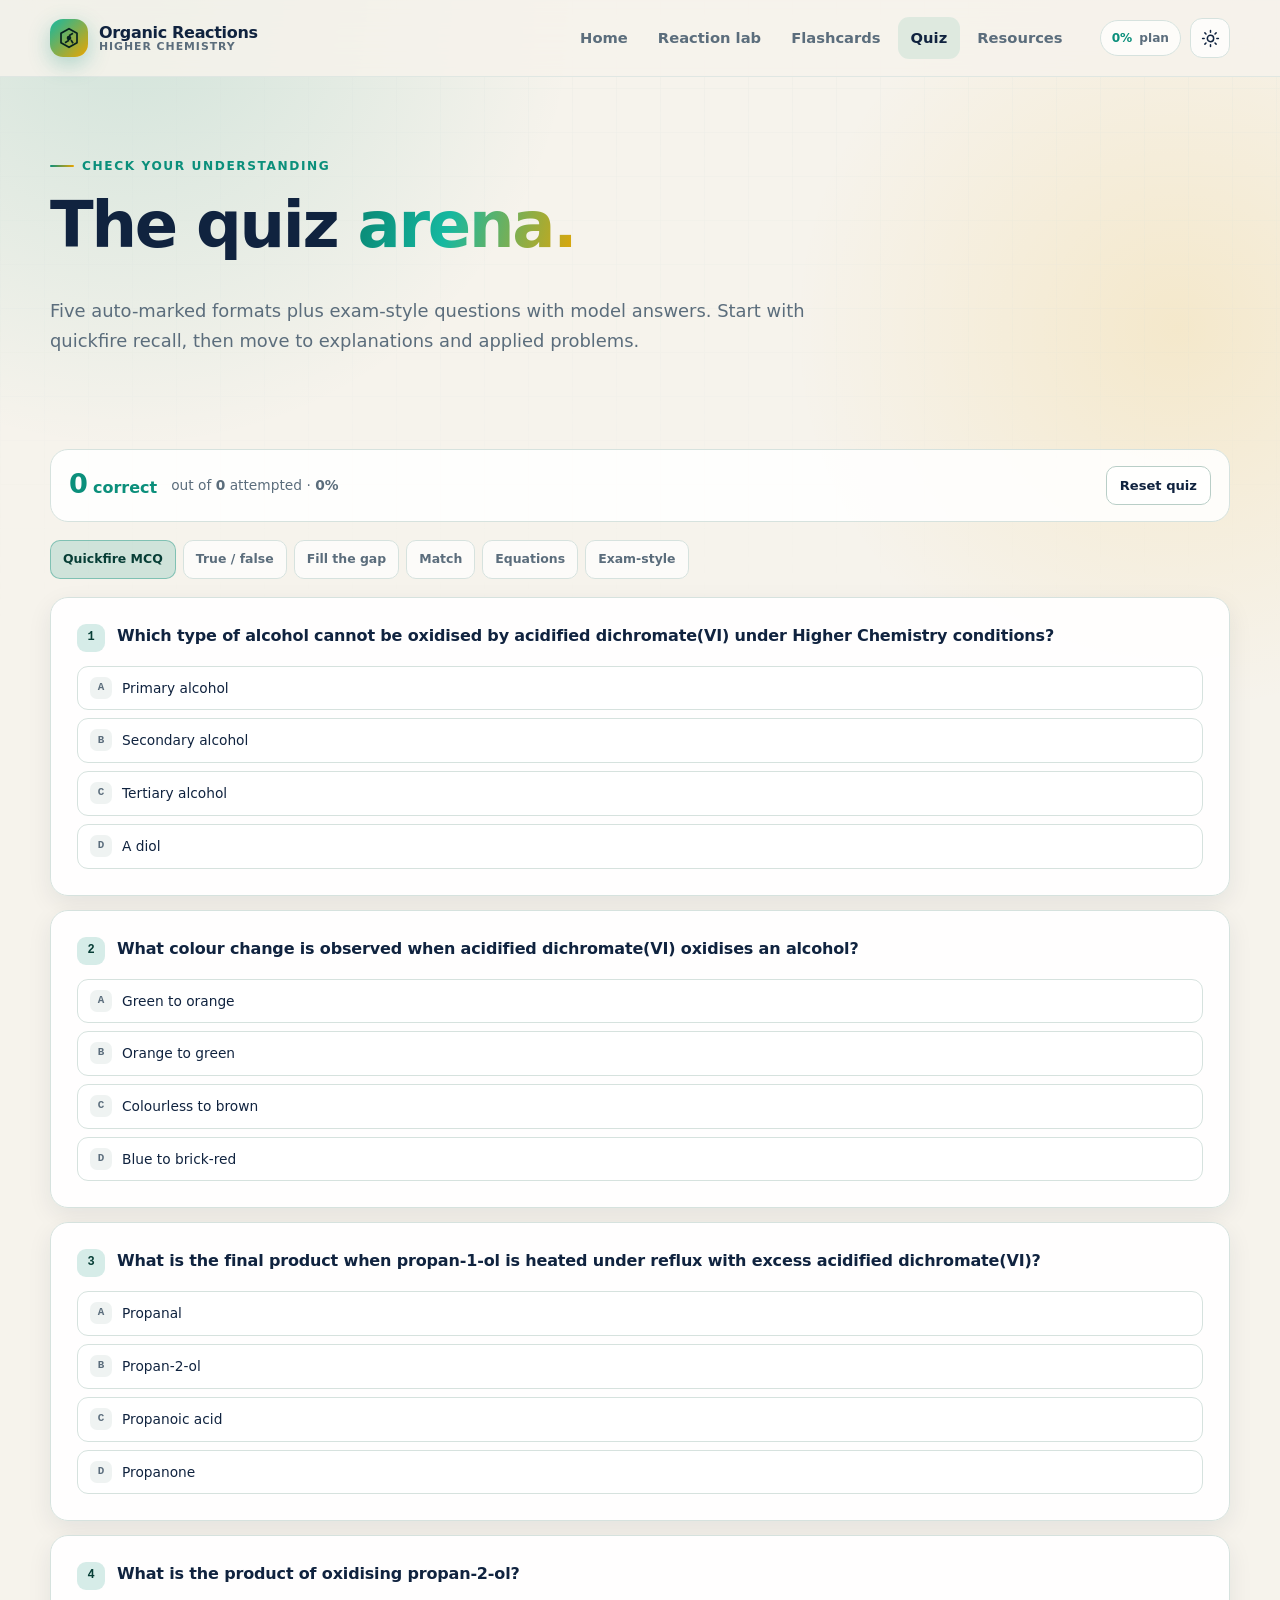
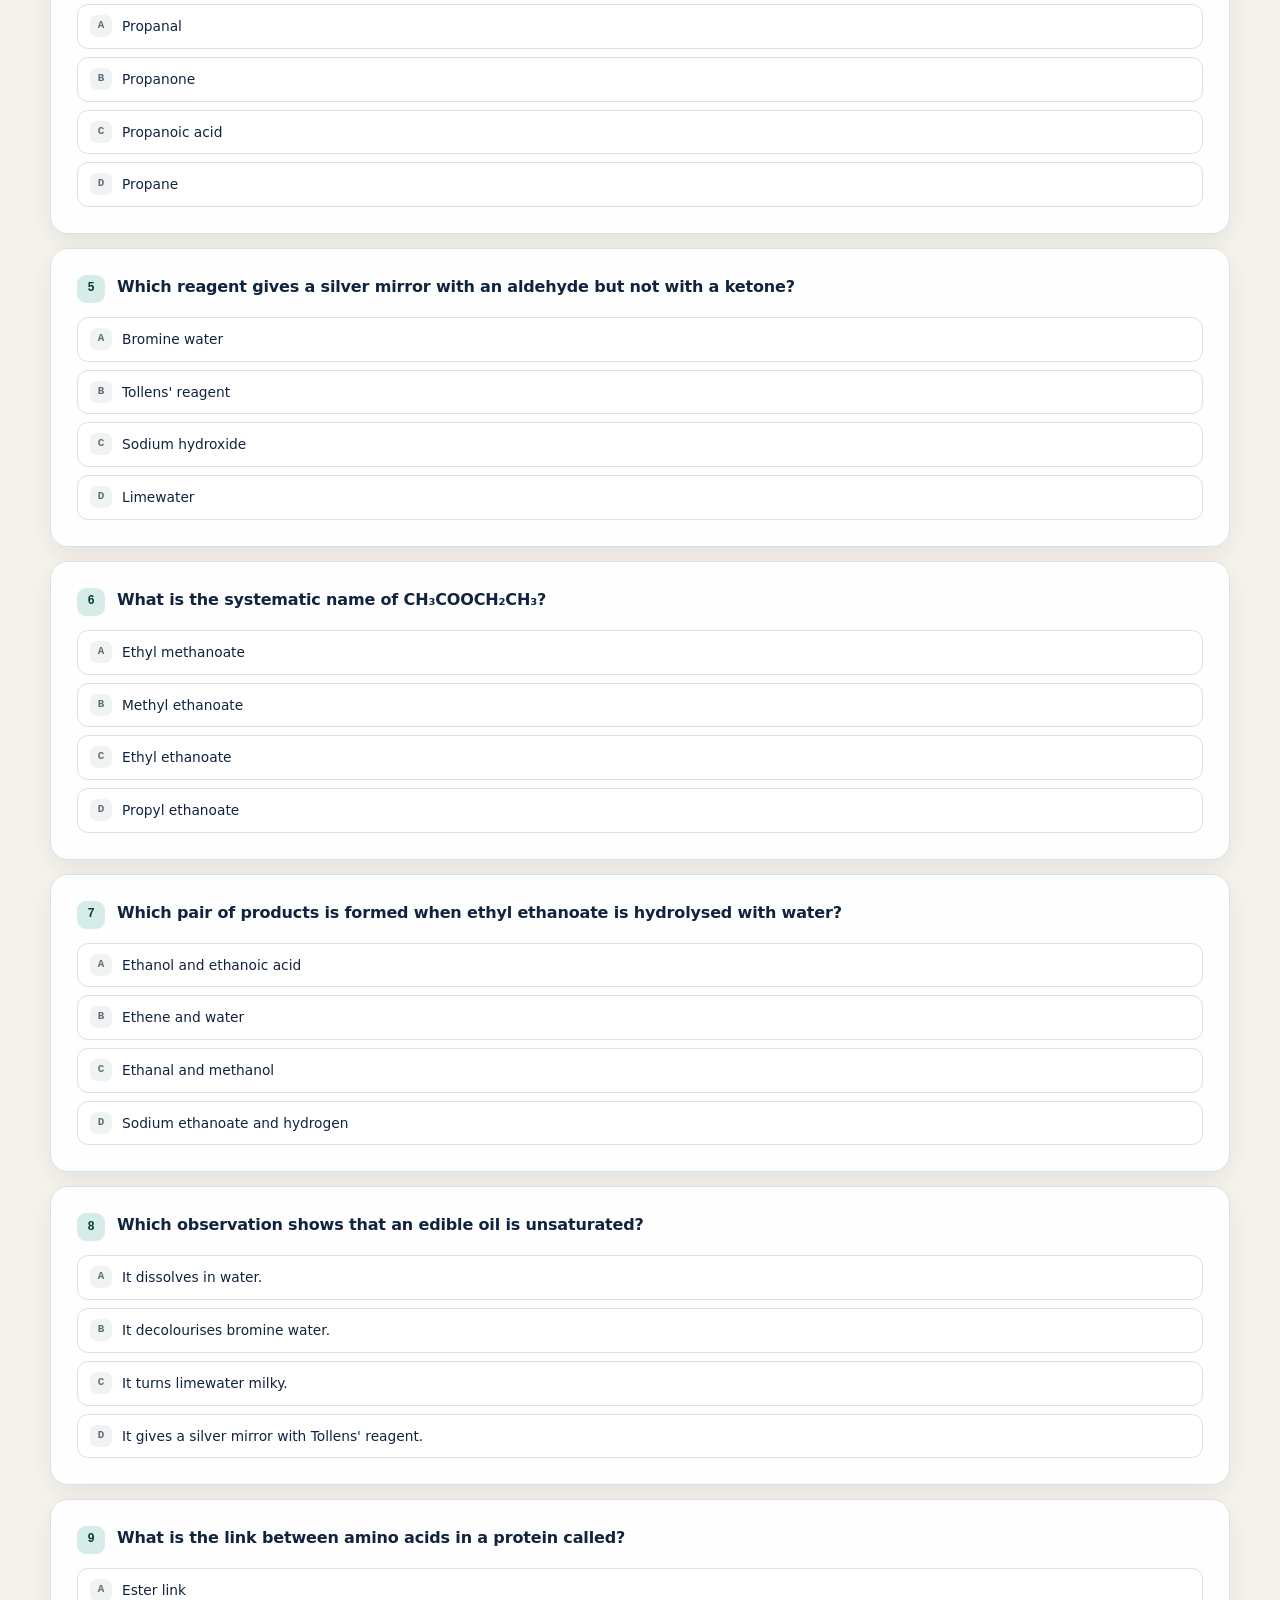
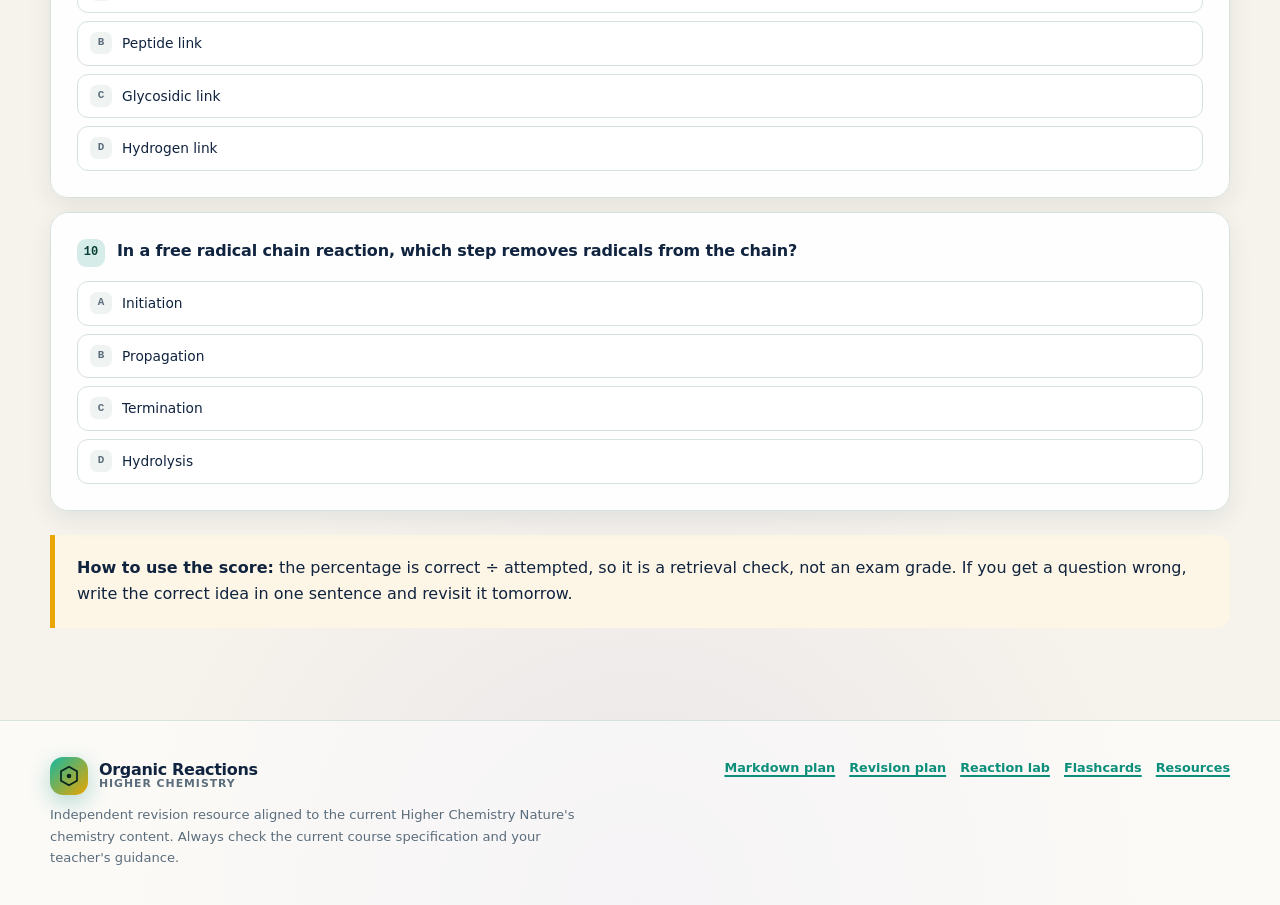
<file: quiz.html>
<!DOCTYPE html>
<html lang="en-GB" data-theme="light">
<head>
  <meta charset="utf-8" />
  <meta name="viewport" content="width=device-width, initial-scale=1" />
  <meta name="description" content="Interactive Higher Chemistry organic reactions quiz: multiple choice, true/false, fill the gap, matching, equations and exam-style questions." />
  <title>Quiz Arena | Higher Chemistry Organic Reactions</title>
  <link rel="stylesheet" href="assets/style.css" />
  <link rel="icon" href="data:image/svg+xml,%3Csvg xmlns='http://www.w3.org/2000/svg' viewBox='0 0 64 64'%3E%3Crect width='64' height='64' rx='18' fill='%230b8f7b'/%3E%3Cpath d='M32 12 49 22v20L32 52 15 42V22z' fill='none' stroke='%23d9fff7' stroke-width='3'/%3E%3Ccircle cx='32' cy='32' r='5' fill='%23ffc857'/%3E%3C/svg%3E" />
</head>
<body data-page="quiz">
  <a class="skip-link" href="#main">Skip to content</a>

  <header class="site-header">
    <div class="shell nav">
      <a class="brand" href="index.html" aria-label="Organic Reactions home">
        <span class="brand-mark" aria-hidden="true">
          <svg viewBox="0 0 24 24" fill="none" stroke="currentColor" stroke-width="1.7" stroke-linejoin="round">
            <path d="M12 2.7 20 7.3v9.4L12 21.3 4 16.7V7.3L12 2.7Z" />
            <circle cx="12" cy="12" r="2.3" fill="currentColor" stroke="none" />
            <path d="m12 9.7 4-2.4M12 14.3l-4 2.4M14 14l2 3.2" />
          </svg>
        </span>
        <span class="brand-text">Organic Reactions<small>Higher Chemistry</small></span>
      </a>

      <button class="menu-toggle" id="menuToggle" type="button" aria-label="Toggle menu" aria-expanded="false" aria-controls="navLinks">
        <svg viewBox="0 0 24 24" fill="none" stroke="currentColor" stroke-width="2" stroke-linecap="round"><path d="M4 7h16M4 12h16M4 17h16" /></svg>
      </button>

      <nav class="nav-links" id="navLinks" aria-label="Main navigation">
        <a href="index.html" data-nav="home">Home</a>
        <a href="reactions.html" data-nav="reactions">Reaction lab</a>
        <a href="flashcards.html" data-nav="flashcards">Flashcards</a>
        <a href="quiz.html" data-nav="quiz" class="active" aria-current="page">Quiz</a>
        <a href="resources.html" data-nav="resources">Resources</a>
      </nav>

      <div class="nav-actions">
        <span class="progress-pill" title="Revision plan progress"><b id="navProgress">0%</b> plan</span>
        <button class="icon-button" id="themeToggle" type="button" aria-label="Switch to dark theme">
          <svg class="sun-icon" viewBox="0 0 24 24" fill="none" stroke="currentColor" stroke-width="1.9" stroke-linecap="round"><circle cx="12" cy="12" r="4" /><path d="M12 2v2M12 20v2M4.9 4.9l1.4 1.4M17.7 17.7l1.4 1.4M2 12h2M20 12h2M4.9 19.1l1.4-1.4M17.7 6.3l1.4-1.4" /></svg>
          <svg class="moon-icon" viewBox="0 0 24 24" fill="none" stroke="currentColor" stroke-width="1.9" stroke-linejoin="round"><path d="M20.4 14.7A8.5 8.5 0 0 1 9.3 3.6 8.5 8.5 0 1 0 20.4 14.7Z" /></svg>
        </button>
      </div>
    </div>
  </header>

  <main id="main">
    <section class="shell page-hero">
      <p class="eyebrow">Check your understanding</p>
      <h1>The quiz <span class="grad">arena.</span></h1>
      <p class="lede">Five auto-marked formats plus exam-style questions with model answers. Start with quickfire recall, then move to explanations and applied problems.</p>
    </section>

    <section class="shell section-tight" id="quizRoot" aria-label="Organic reactions quiz">
      <div class="quiz-scorebar" role="status" aria-live="polite">
        <span class="score"><strong id="quizCorrect">0</strong> correct</span>
        <span class="muted small">out of <b id="quizAttempted">0</b> attempted · <b id="quizPercent">0%</b></span>
        <div class="spacer"></div>
        <button class="btn secondary small" id="resetQuiz" type="button">Reset quiz</button>
      </div>

      <div class="tabs" role="tablist" aria-label="Quiz formats">
        <button class="tab-btn active" type="button" data-quiz-tab="mcq" role="tab" aria-selected="true" aria-controls="panel-mcq">Quickfire MCQ</button>
        <button class="tab-btn" type="button" data-quiz-tab="tf" role="tab" aria-selected="false" aria-controls="panel-tf">True / false</button>
        <button class="tab-btn" type="button" data-quiz-tab="fib" role="tab" aria-selected="false" aria-controls="panel-fib">Fill the gap</button>
        <button class="tab-btn" type="button" data-quiz-tab="match" role="tab" aria-selected="false" aria-controls="panel-match">Match</button>
        <button class="tab-btn" type="button" data-quiz-tab="equations" role="tab" aria-selected="false" aria-controls="panel-equations">Equations</button>
        <button class="tab-btn" type="button" data-quiz-tab="exam" role="tab" aria-selected="false" aria-controls="panel-exam">Exam-style</button>
      </div>

      <div class="quiz-layout">
        <section class="tab-panel active" id="panel-mcq" data-quiz-panel="mcq" role="tabpanel" aria-labelledby="mcq-heading">
          <h2 id="mcq-heading" class="sr-only">Multiple choice questions</h2>
          <div id="mcqList"></div>
        </section>

        <section class="tab-panel" id="panel-tf" data-quiz-panel="tf" role="tabpanel" aria-labelledby="tf-heading">
          <h2 id="tf-heading" class="sr-only">True or false questions</h2>
          <div id="tfList"></div>
        </section>

        <section class="tab-panel" id="panel-fib" data-quiz-panel="fib" role="tabpanel" aria-labelledby="fib-heading">
          <h2 id="fib-heading" class="sr-only">Fill in the gap questions</h2>
          <div id="fibList"></div>
        </section>

        <section class="tab-panel" id="panel-match" data-quiz-panel="match" role="tabpanel" aria-labelledby="match-heading">
          <h2 id="match-heading" class="sr-only">Matching questions</h2>
          <div id="matchList"></div>
          <div class="match-actions">
            <button class="btn small" id="checkMatches" type="button">Check all matches</button>
          </div>
        </section>

        <section class="tab-panel" id="panel-equations" data-quiz-panel="equations" role="tabpanel" aria-labelledby="eq-heading">
          <h2 id="eq-heading" class="sr-only">Equation completion questions</h2>
          <div id="equationList"></div>
        </section>

        <section class="tab-panel" id="panel-exam" data-quiz-panel="exam" role="tabpanel" aria-labelledby="exam-heading">
          <div class="callout" style="margin-bottom: 16px">
            <p><b>Exam-style practice:</b> write your answer first, then reveal the model answer. Mark yourself against the number of marks. These are original questions written in the style of Higher Chemistry, not past-paper questions.</p>
          </div>
          <h2 id="exam-heading" class="sr-only">Exam-style questions</h2>
          <div id="examList"></div>
        </section>
      </div>

      <noscript>
        <div class="callout warn" style="margin-top: 22px">
          <p>This quiz needs JavaScript. The same question bank with answers is included in the markdown revision plan.</p>
        </div>
      </noscript>

      <div class="callout amber" style="margin-top: 24px">
        <p><b>How to use the score:</b> the percentage is correct ÷ attempted, so it is a retrieval check, not an exam grade. If you get a question wrong, write the correct idea in one sentence and revisit it tomorrow.</p>
      </div>
    </section>
  </main>

  <footer class="site-footer">
    <div class="shell footer-grid">
      <div>
        <a class="brand" href="index.html">
          <span class="brand-mark" aria-hidden="true">
            <svg viewBox="0 0 24 24" fill="none" stroke="currentColor" stroke-width="1.7" stroke-linejoin="round">
              <path d="M12 2.7 20 7.3v9.4L12 21.3 4 16.7V7.3L12 2.7Z" />
              <circle cx="12" cy="12" r="2.3" fill="currentColor" stroke="none" />
            </svg>
          </span>
          <span class="brand-text">Organic Reactions<small>Higher Chemistry</small></span>
        </a>
        <p>Independent revision resource aligned to the current Higher Chemistry Nature's chemistry content. Always check the current course specification and your teacher's guidance.</p>
      </div>
      <div class="footer-links">
        <a href="Higher-Chemistry-Organic-Reactions-Revision-Plan.md">Markdown plan</a>
        <a href="index.html#plan">Revision plan</a>
        <a href="reactions.html">Reaction lab</a>
        <a href="flashcards.html">Flashcards</a>
        <a href="resources.html">Resources</a>
      </div>
    </div>
  </footer>

  <script src="assets/data.js" defer></script>
  <script src="assets/app.js" defer></script>
</body>
</html>
</file>
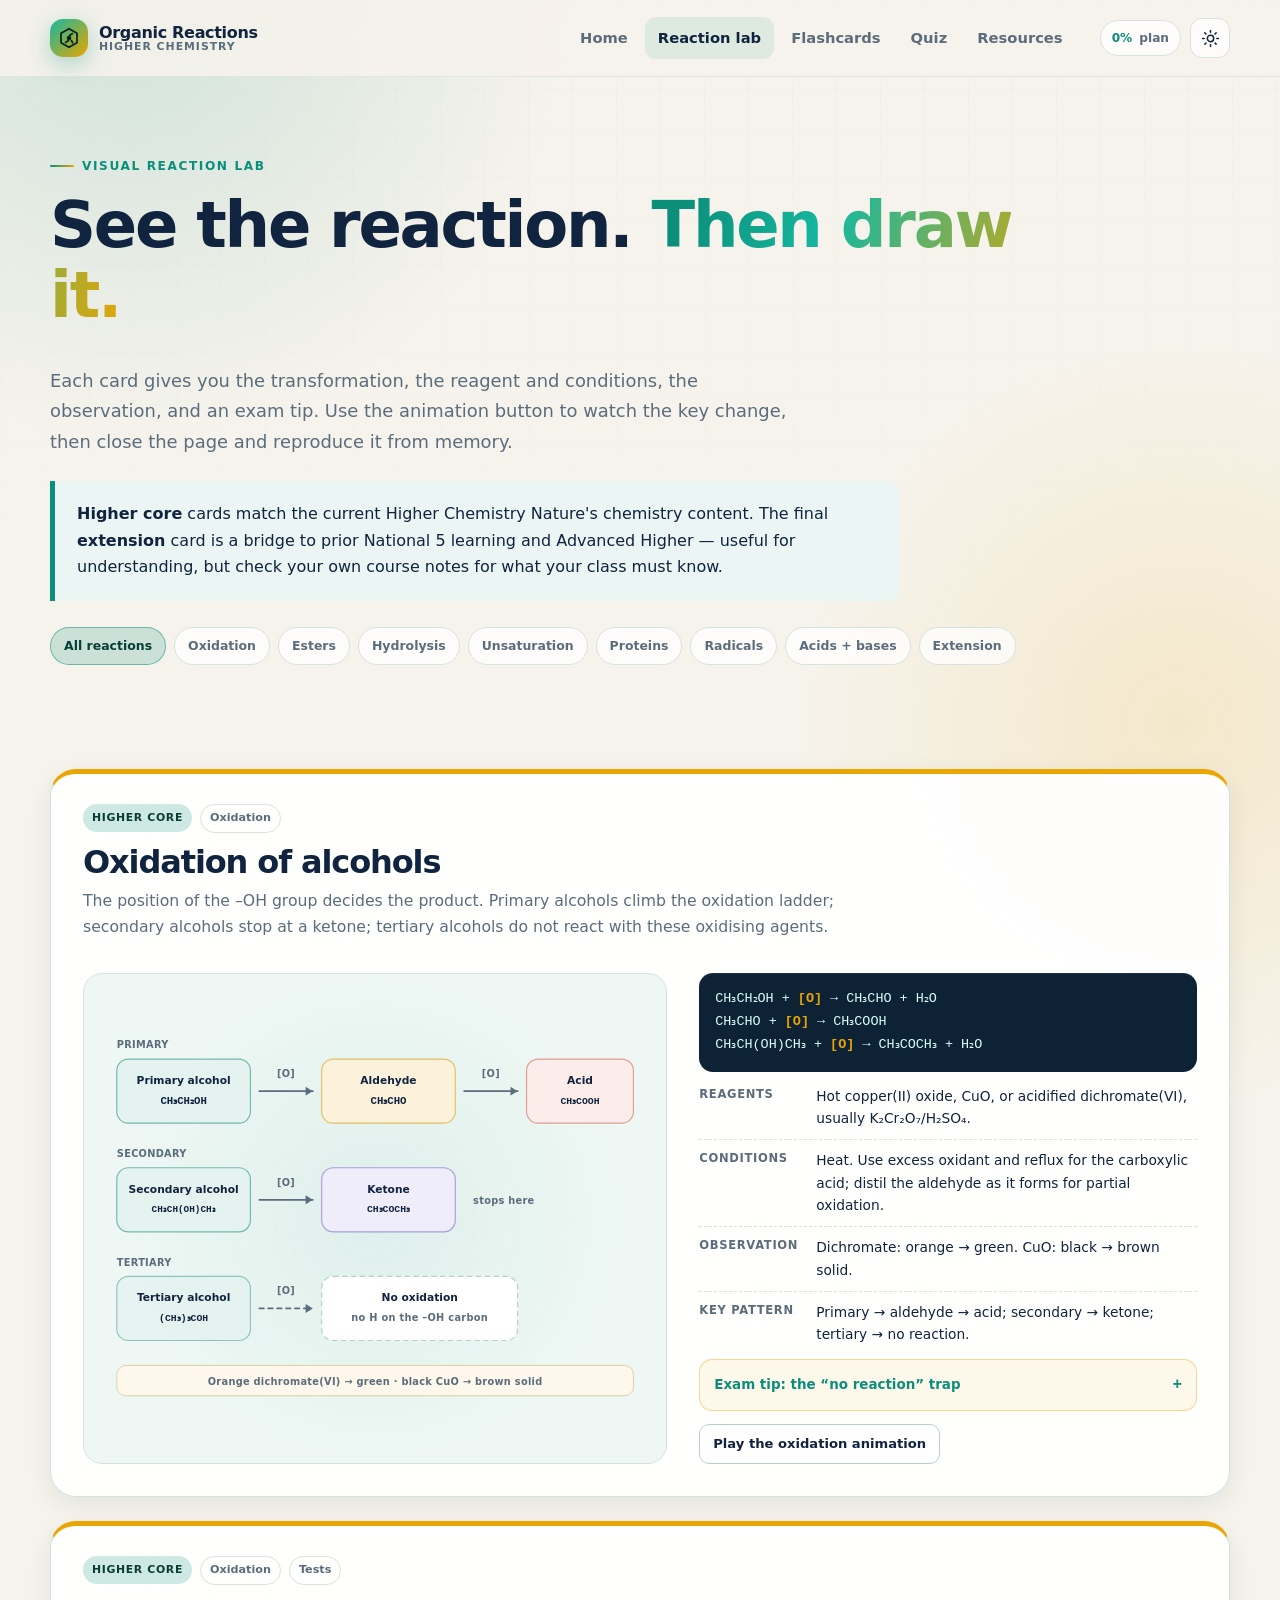
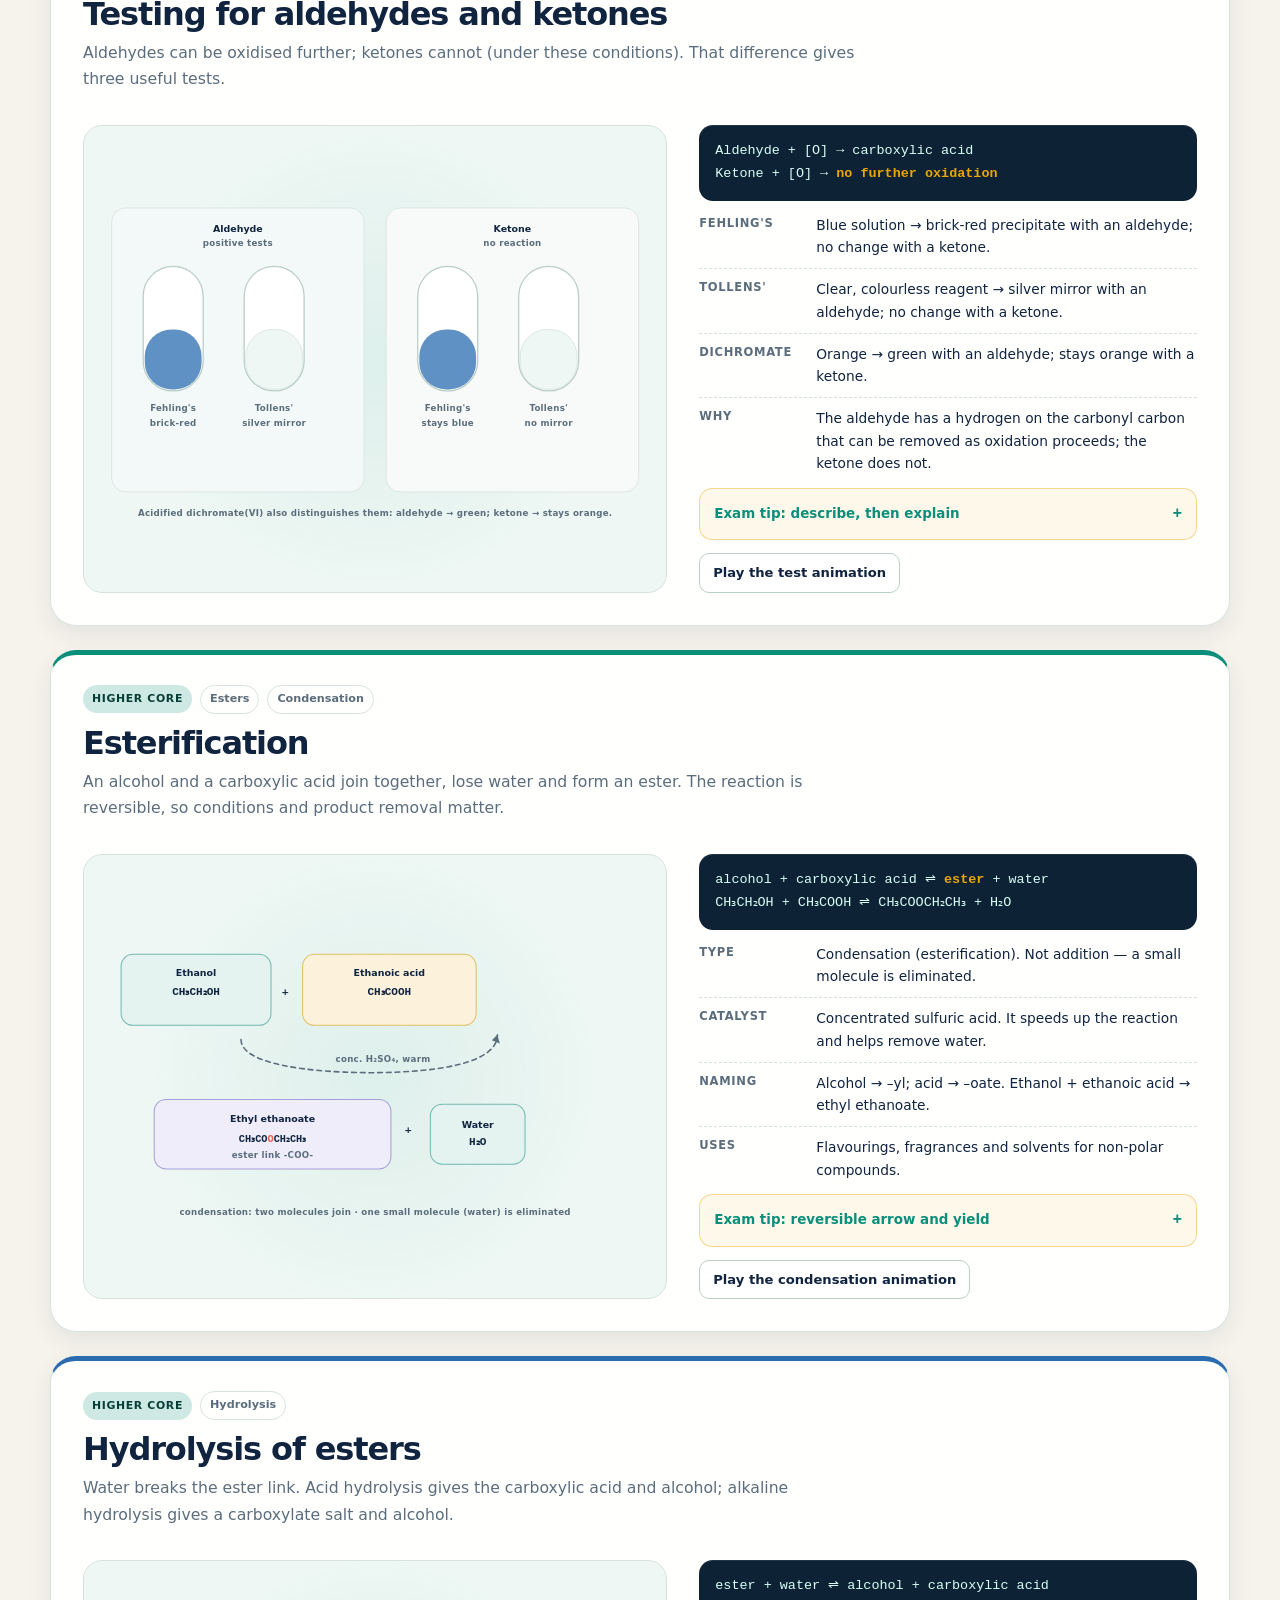
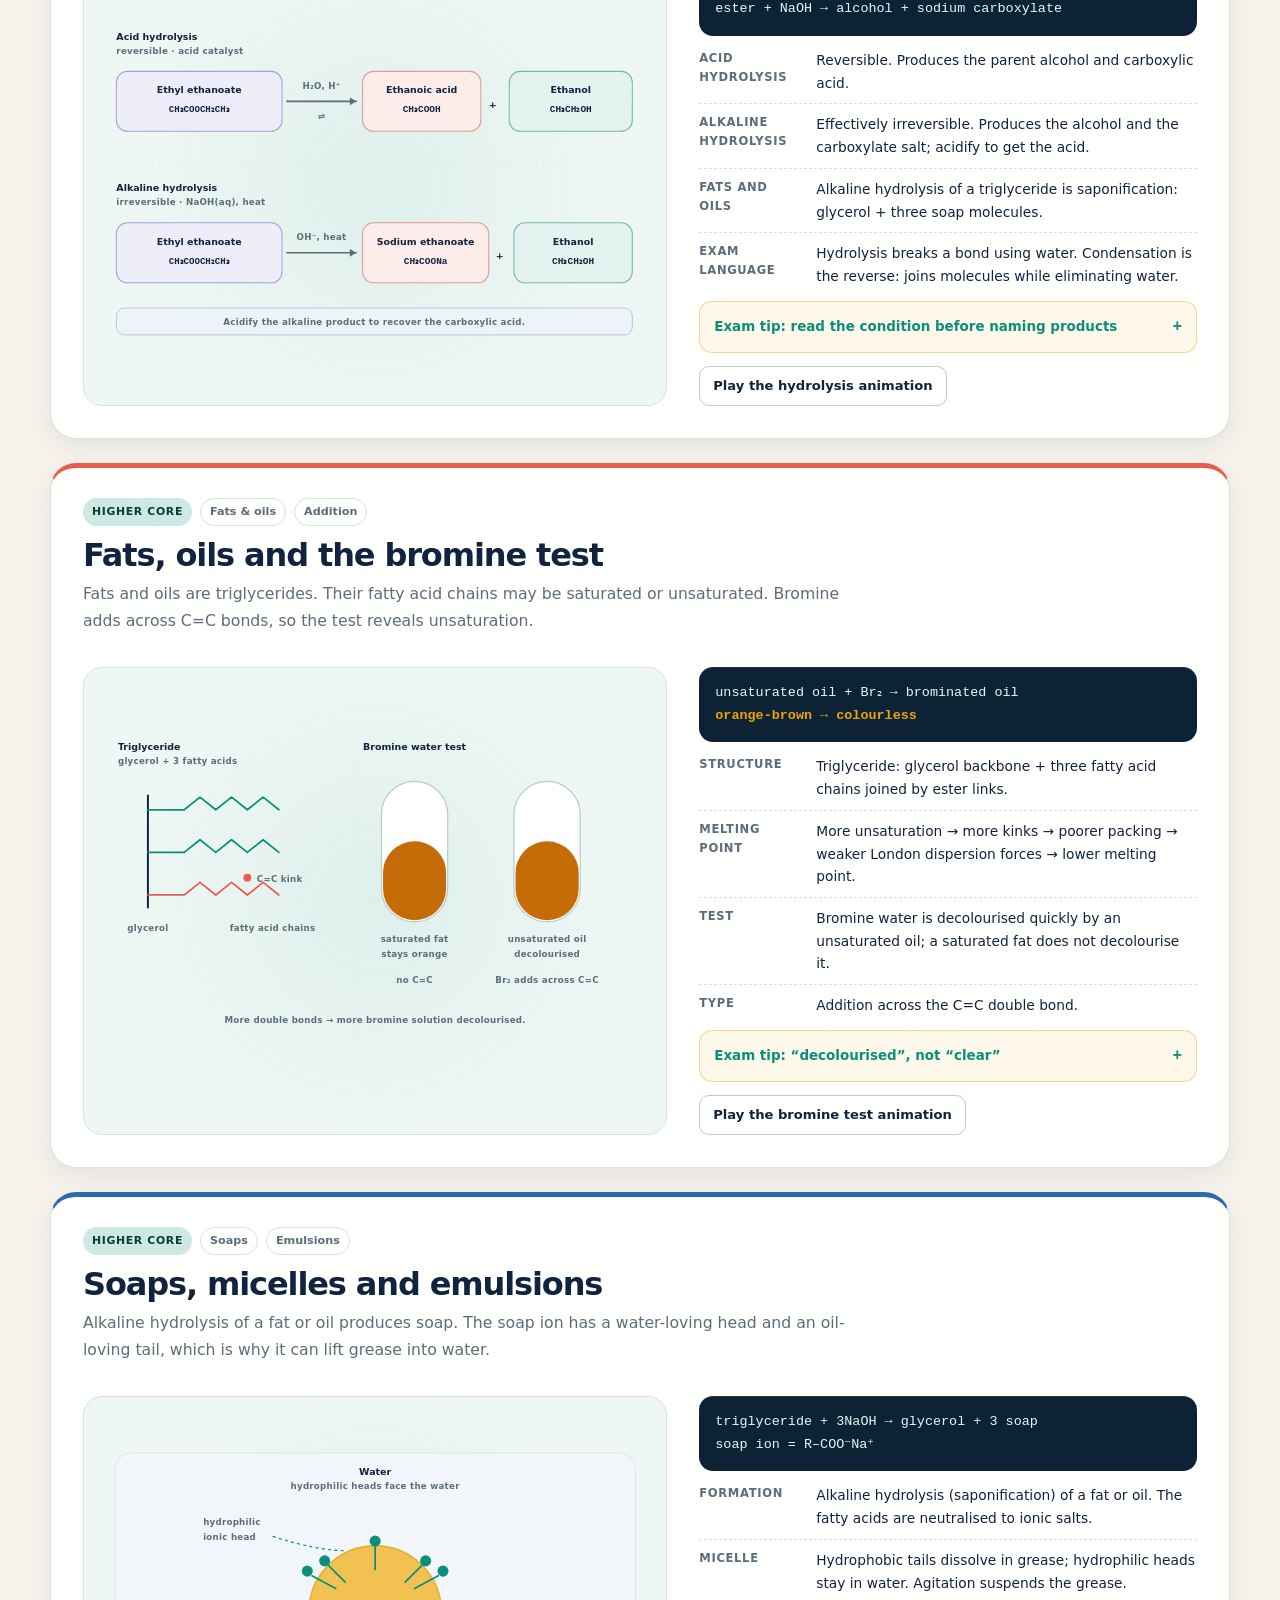
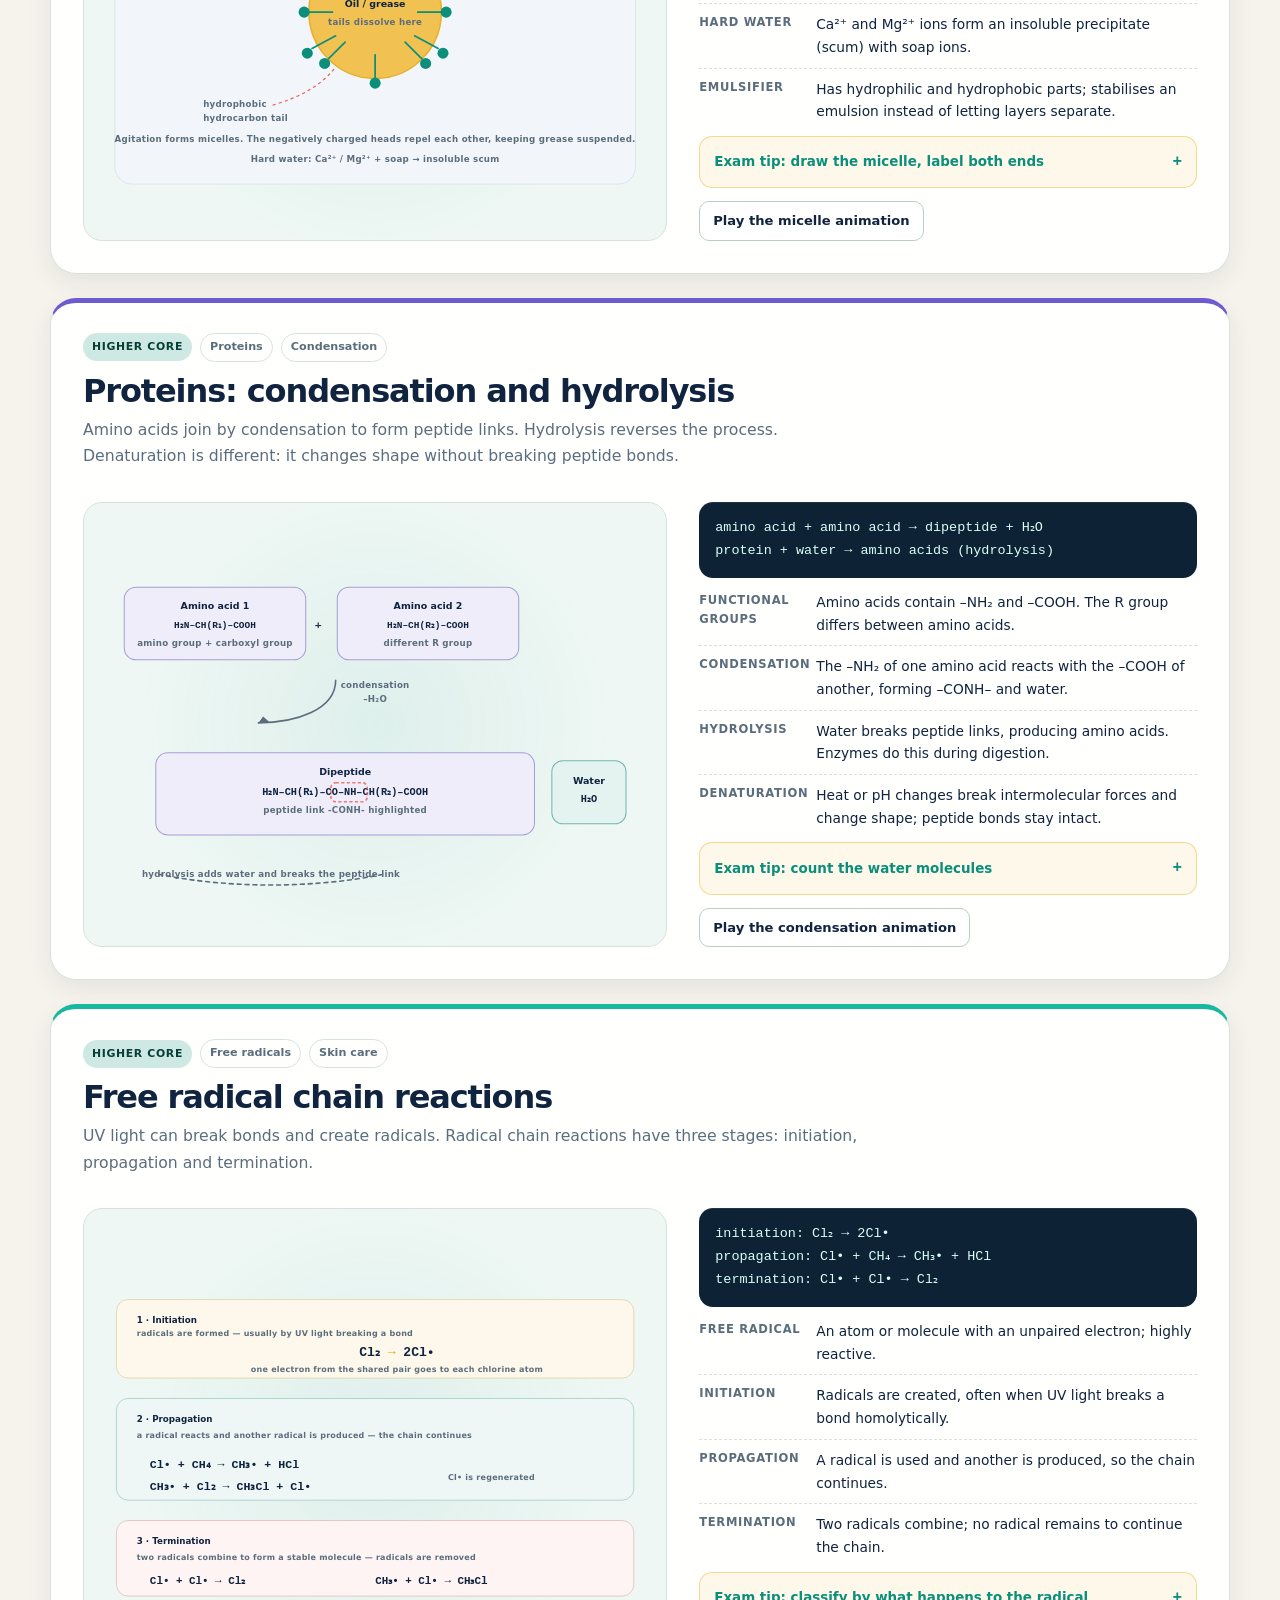
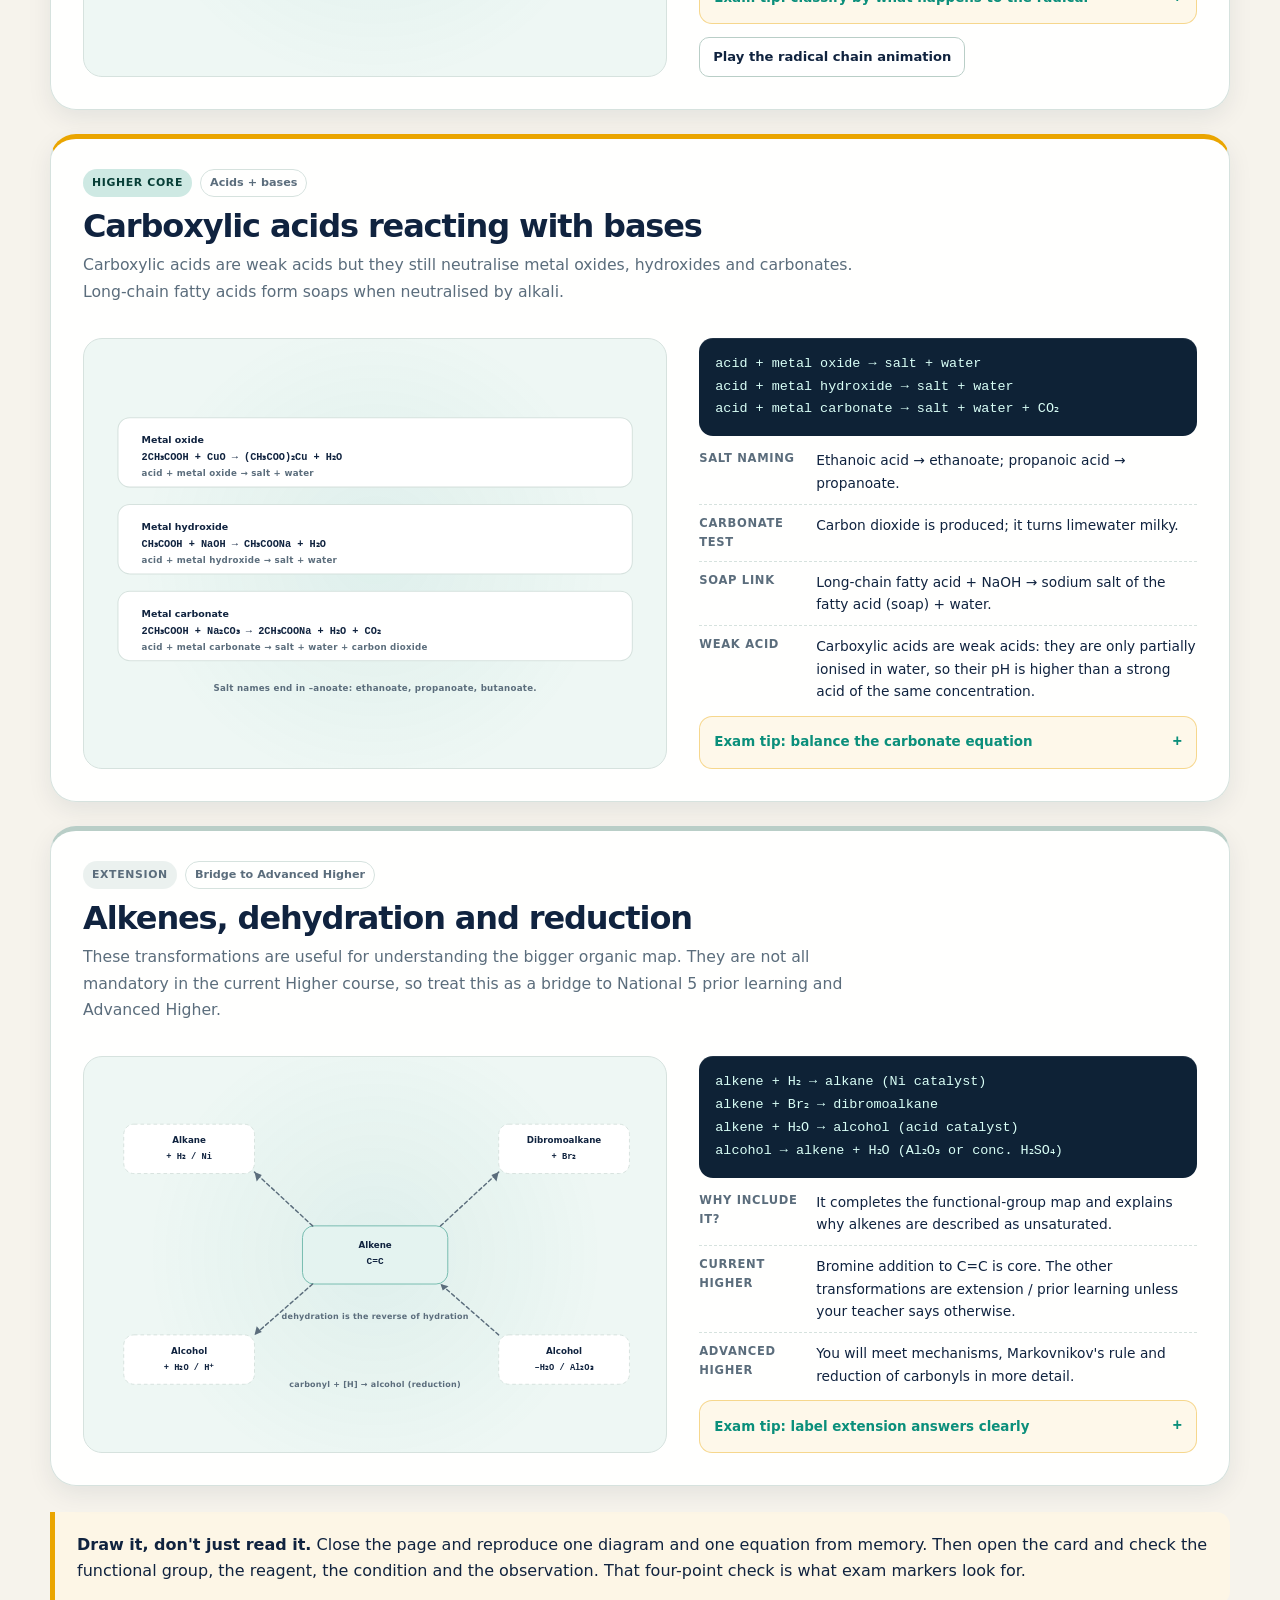
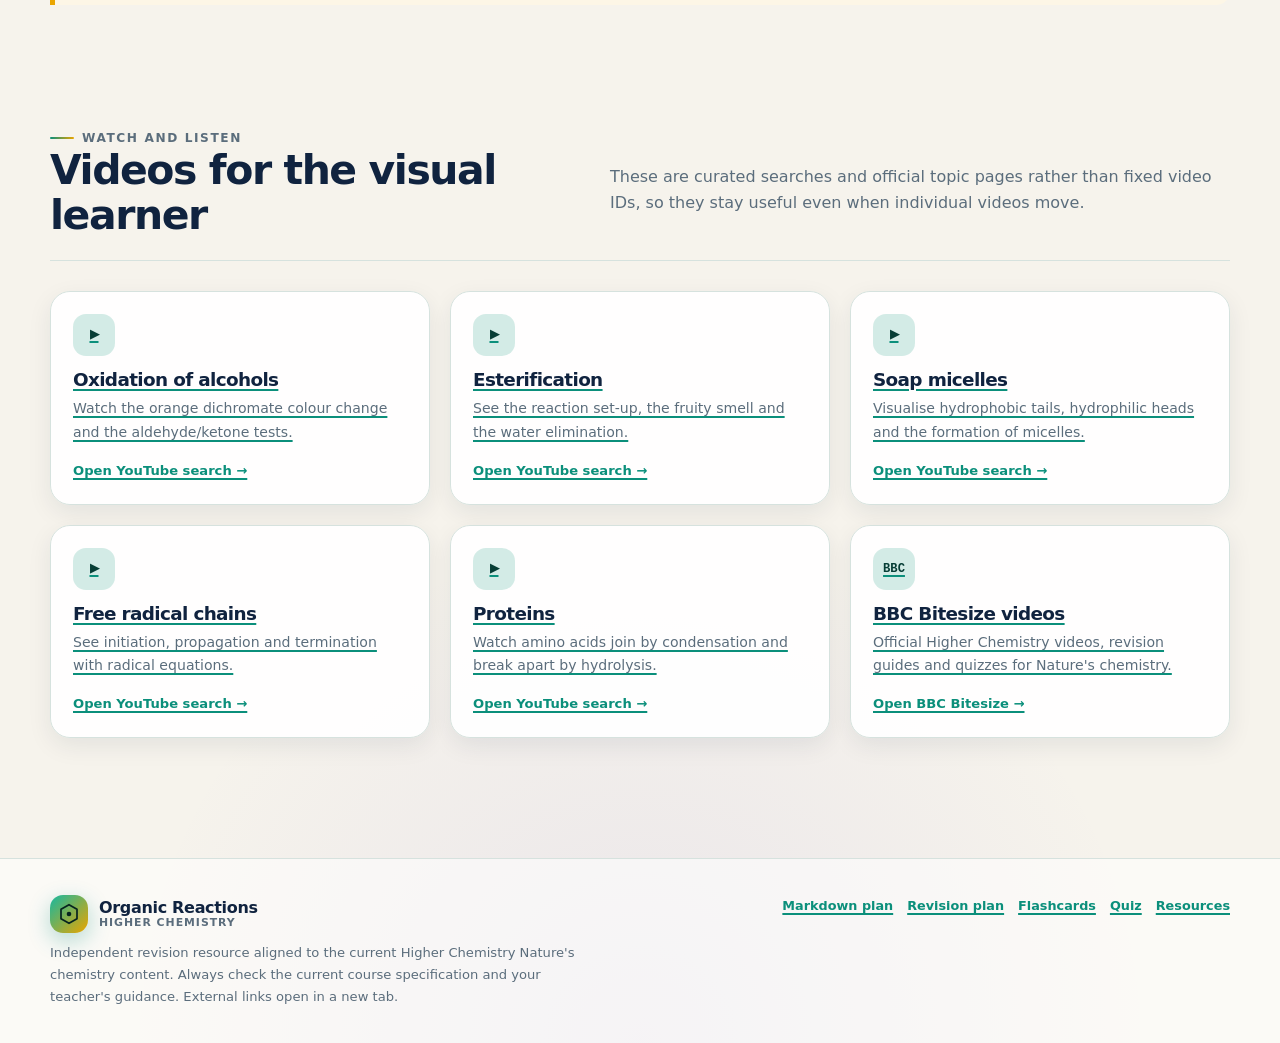
<file: reactions.html>
<!DOCTYPE html>
<html lang="en-GB" data-theme="light">
<head>
  <meta charset="utf-8" />
  <meta name="viewport" content="width=device-width, initial-scale=1" />
  <meta name="description" content="Visual reaction lab for Higher Chemistry organic reactions: oxidation, esterification, hydrolysis, fats, soaps, proteins and free radicals." />
  <title>Reaction Lab | Higher Chemistry Organic Reactions</title>
  <link rel="stylesheet" href="assets/style.css" />
  <link rel="icon" href="data:image/svg+xml,%3Csvg xmlns='http://www.w3.org/2000/svg' viewBox='0 0 64 64'%3E%3Crect width='64' height='64' rx='18' fill='%230b8f7b'/%3E%3Cpath d='M32 12 49 22v20L32 52 15 42V22z' fill='none' stroke='%23d9fff7' stroke-width='3'/%3E%3Ccircle cx='32' cy='32' r='5' fill='%23ffc857'/%3E%3C/svg%3E" />
</head>
<body data-page="reactions">
  <a class="skip-link" href="#main">Skip to content</a>

  <header class="site-header">
    <div class="shell nav">
      <a class="brand" href="index.html" aria-label="Organic Reactions home">
        <span class="brand-mark" aria-hidden="true">
          <svg viewBox="0 0 24 24" fill="none" stroke="currentColor" stroke-width="1.7" stroke-linejoin="round">
            <path d="M12 2.7 20 7.3v9.4L12 21.3 4 16.7V7.3L12 2.7Z" />
            <circle cx="12" cy="12" r="2.3" fill="currentColor" stroke="none" />
            <path d="m12 9.7 4-2.4M12 14.3l-4 2.4M14 14l2 3.2" />
          </svg>
        </span>
        <span class="brand-text">Organic Reactions<small>Higher Chemistry</small></span>
      </a>

      <button class="menu-toggle" id="menuToggle" type="button" aria-label="Toggle menu" aria-expanded="false" aria-controls="navLinks">
        <svg viewBox="0 0 24 24" fill="none" stroke="currentColor" stroke-width="2" stroke-linecap="round"><path d="M4 7h16M4 12h16M4 17h16" /></svg>
      </button>

      <nav class="nav-links" id="navLinks" aria-label="Main navigation">
        <a href="index.html" data-nav="home">Home</a>
        <a href="reactions.html" data-nav="reactions" class="active" aria-current="page">Reaction lab</a>
        <a href="flashcards.html" data-nav="flashcards">Flashcards</a>
        <a href="quiz.html" data-nav="quiz">Quiz</a>
        <a href="resources.html" data-nav="resources">Resources</a>
      </nav>

      <div class="nav-actions">
        <span class="progress-pill" title="Revision plan progress"><b id="navProgress">0%</b> plan</span>
        <button class="icon-button" id="themeToggle" type="button" aria-label="Switch to dark theme">
          <svg class="sun-icon" viewBox="0 0 24 24" fill="none" stroke="currentColor" stroke-width="1.9" stroke-linecap="round"><circle cx="12" cy="12" r="4" /><path d="M12 2v2M12 20v2M4.9 4.9l1.4 1.4M17.7 17.7l1.4 1.4M2 12h2M20 12h2M4.9 19.1l1.4-1.4M17.7 6.3l1.4-1.4" /></svg>
          <svg class="moon-icon" viewBox="0 0 24 24" fill="none" stroke="currentColor" stroke-width="1.9" stroke-linejoin="round"><path d="M20.4 14.7A8.5 8.5 0 0 1 9.3 3.6 8.5 8.5 0 1 0 20.4 14.7Z" /></svg>
        </button>
      </div>
    </div>
  </header>

  <main id="main">
    <section class="shell page-hero">
      <p class="eyebrow">Visual reaction lab</p>
      <h1>See the reaction. <span class="grad">Then draw it.</span></h1>
      <p class="lede">Each card gives you the transformation, the reagent and conditions, the observation, and an exam tip. Use the animation button to watch the key change, then close the page and reproduce it from memory.</p>
      <div class="callout" style="max-width: 850px; margin-top: 24px">
        <p><b>Higher core</b> cards match the current Higher Chemistry Nature's chemistry content. The final <b>extension</b> card is a bridge to prior National 5 learning and Advanced Higher — useful for understanding, but check your own course notes for what your class must know.</p>
      </div>

      <div class="filter-bar" role="group" aria-label="Filter reactions">
        <button class="filter-chip active" type="button" data-filter="all" aria-pressed="true">All reactions</button>
        <button class="filter-chip" type="button" data-filter="oxidation" aria-pressed="false">Oxidation</button>
        <button class="filter-chip" type="button" data-filter="esters" aria-pressed="false">Esters</button>
        <button class="filter-chip" type="button" data-filter="hydrolysis" aria-pressed="false">Hydrolysis</button>
        <button class="filter-chip" type="button" data-filter="unsaturation" aria-pressed="false">Unsaturation</button>
        <button class="filter-chip" type="button" data-filter="proteins" aria-pressed="false">Proteins</button>
        <button class="filter-chip" type="button" data-filter="radicals" aria-pressed="false">Radicals</button>
        <button class="filter-chip" type="button" data-filter="acidbase" aria-pressed="false">Acids + bases</button>
        <button class="filter-chip" type="button" data-filter="extension" aria-pressed="false">Extension</button>
      </div>
    </section>

    <section class="shell section-tight" aria-label="Reaction cards">
      <div class="reaction-grid">

        <article class="reaction-card" id="oxidation" data-category="oxidation">
          <div class="reaction-head">
            <div class="reaction-meta"><span class="badge core">Higher core</span><span class="chip">Oxidation</span></div>
            <h2>Oxidation of alcohols</h2>
            <p class="lede">The position of the –OH group decides the product. Primary alcohols climb the oxidation ladder; secondary alcohols stop at a ketone; tertiary alcohols do not react with these oxidising agents.</p>
          </div>
          <div class="reaction-body">
            <div class="svg-wrap">
              <svg class="chem-svg" viewBox="0 0 620 430" role="img" aria-labelledby="ox-title ox-desc">
                <title id="ox-title">Oxidation of primary, secondary and tertiary alcohols</title>
                <desc id="ox-desc">Primary alcohols oxidise to aldehydes and then carboxylic acids. Secondary alcohols oxidise to ketones. Tertiary alcohols do not oxidise.</desc>

                <text x="20" y="24" class="label" font-size="11">PRIMARY</text>
                <rect x="20" y="36" width="150" height="72" rx="13" class="box box-teal" />
                <text x="95" y="64" text-anchor="middle" class="label-strong">Primary alcohol</text>
                <text x="95" y="86" text-anchor="middle" class="mono" font-size="12">CH₃CH₂OH</text>

                <line x1="180" y1="72" x2="240" y2="72" class="arrow" />
                <path d="m240 72-8-5v10z" class="arrow-head" />
                <text x="210" y="56" text-anchor="middle" class="label" fill="var(--amber)">[O]</text>

                <g class="anim-fade d1">
                  <rect x="250" y="36" width="150" height="72" rx="13" class="box box-amber" />
                  <text x="325" y="64" text-anchor="middle" class="label-strong">Aldehyde</text>
                  <text x="325" y="86" text-anchor="middle" class="mono" font-size="12">CH₃CHO</text>
                </g>

                <line x1="410" y1="72" x2="470" y2="72" class="arrow" />
                <path d="m470 72-8-5v10z" class="arrow-head" />
                <text x="440" y="56" text-anchor="middle" class="label" fill="var(--amber)">[O]</text>

                <g class="anim-fade d2">
                  <rect x="480" y="36" width="120" height="72" rx="13" class="box box-coral" />
                  <text x="540" y="64" text-anchor="middle" class="label-strong">Acid</text>
                  <text x="540" y="86" text-anchor="middle" class="mono" font-size="11">CH₃COOH</text>
                </g>

                <text x="20" y="146" class="label" font-size="11">SECONDARY</text>
                <rect x="20" y="158" width="150" height="72" rx="13" class="box box-teal" />
                <text x="95" y="186" text-anchor="middle" class="label-strong">Secondary alcohol</text>
                <text x="95" y="208" text-anchor="middle" class="mono" font-size="10.5">CH₃CH(OH)CH₃</text>

                <line x1="180" y1="194" x2="240" y2="194" class="arrow" />
                <path d="m240 194-8-5v10z" class="arrow-head" />
                <text x="210" y="178" text-anchor="middle" class="label" fill="var(--amber)">[O]</text>

                <g class="anim-fade d2">
                  <rect x="250" y="158" width="150" height="72" rx="13" class="box box-violet" />
                  <text x="325" y="186" text-anchor="middle" class="label-strong">Ketone</text>
                  <text x="325" y="208" text-anchor="middle" class="mono" font-size="11">CH₃COCH₃</text>
                  <text x="420" y="199" class="label" fill="var(--muted)">stops here</text>
                </g>

                <text x="20" y="268" class="label" font-size="11">TERTIARY</text>
                <rect x="20" y="280" width="150" height="72" rx="13" class="box box-teal" opacity=".78" />
                <text x="95" y="308" text-anchor="middle" class="label-strong">Tertiary alcohol</text>
                <text x="95" y="330" text-anchor="middle" class="mono" font-size="11">(CH₃)₃COH</text>

                <line x1="180" y1="316" x2="240" y2="316" class="arrow" stroke-dasharray="5 5" />
                <path d="m240 316-8-5v10z" class="arrow-head" />
                <text x="210" y="300" text-anchor="middle" class="label" fill="var(--coral)">[O]</text>

                <g class="anim-fade d3">
                  <rect x="250" y="280" width="220" height="72" rx="13" fill="var(--surface)" stroke="var(--line-strong)" stroke-width="1.3" stroke-dasharray="6 4" />
                <text x="360" y="308" text-anchor="middle" class="label-strong">No oxidation</text>
                <text x="360" y="330" text-anchor="middle" class="label">no H on the –OH carbon</text>
                </g>

                <rect x="20" y="380" width="580" height="34" rx="10" fill="color-mix(in srgb, var(--amber) 8%, var(--surface))" stroke="color-mix(in srgb, var(--amber) 30%, var(--line))" />
                <text x="310" y="402" text-anchor="middle" class="label" fill="var(--ink)">Orange dichromate(VI) → green · black CuO → brown solid</text>
              </svg>
            </div>
            <div class="reaction-info">
              <div class="equation">
                CH₃CH₂OH + <span class="hl">[O]</span> → CH₃CHO + H₂O<br />
                CH₃CHO + <span class="hl">[O]</span> → CH₃COOH<br />
                CH₃CH(OH)CH₃ + <span class="hl">[O]</span> → CH₃COCH₃ + H₂O
              </div>
              <dl class="facts">
                <div><dt>Reagents</dt><dd>Hot copper(II) oxide, CuO, or acidified dichromate(VI), usually K₂Cr₂O₇/H₂SO₄.</dd></div>
                <div><dt>Conditions</dt><dd>Heat. Use excess oxidant and reflux for the carboxylic acid; distil the aldehyde as it forms for partial oxidation.</dd></div>
                <div><dt>Observation</dt><dd>Dichromate: orange → green. CuO: black → brown solid.</dd></div>
                <div><dt>Key pattern</dt><dd>Primary → aldehyde → acid; secondary → ketone; tertiary → no reaction.</dd></div>
              </dl>
              <details class="exam-tip">
                <summary>Exam tip: the “no reaction” trap</summary>
                <p>Always check the carbon carrying the –OH group. A tertiary alcohol has no hydrogen on that carbon, so it cannot be oxidised by these reagents. Do not say “tertiary alcohols are unreactive” in general — they simply do not react with these oxidising agents.</p>
              </details>
              <button class="btn secondary small play-btn" type="button" data-anim>Play the oxidation animation</button>
            </div>
          </div>
        </article>

        <article class="reaction-card" id="tests" data-category="oxidation">
          <div class="reaction-head">
            <div class="reaction-meta"><span class="badge core">Higher core</span><span class="chip">Oxidation</span><span class="chip">Tests</span></div>
            <h2>Testing for aldehydes and ketones</h2>
            <p class="lede">Aldehydes can be oxidised further; ketones cannot (under these conditions). That difference gives three useful tests.</p>
          </div>
          <div class="reaction-body">
            <div class="svg-wrap">
              <svg class="chem-svg" viewBox="0 0 700 430" role="img" aria-labelledby="test-title test-desc">
                <title id="test-title">Fehling's and Tollens' tests for aldehydes and ketones</title>
                <desc id="test-desc">An aldehyde gives a brick-red precipitate with Fehling's solution and a silver mirror with Tollens' reagent. A ketone does not react with either test.</desc>

                <rect x="16" y="24" width="320" height="360" rx="18" fill="color-mix(in srgb, var(--teal) 5%, var(--surface))" stroke="var(--line)" />
                <text x="176" y="54" text-anchor="middle" class="label-strong" font-size="16">Aldehyde</text>
                <text x="176" y="72" text-anchor="middle" class="label">positive tests</text>

                <rect x="56" y="98" width="76" height="158" rx="38" fill="var(--surface)" stroke="var(--line-strong)" stroke-width="1.6" />
                <rect x="58" y="178" width="72" height="76" rx="34" fill="#2b6cb0" opacity=".75" />
                <g class="test-red">
                  <circle cx="76" cy="232" r="5" fill="#b23a2b" />
                  <circle cx="94" cy="242" r="6" fill="#b23a2b" />
                  <circle cx="112" cy="232" r="5" fill="#b23a2b" />
                  <circle cx="102" cy="218" r="4" fill="#b23a2b" />
                  <circle cx="84" cy="214" r="4" fill="#b23a2b" />
                </g>
                <text x="94" y="282" text-anchor="middle" class="label">Fehling's</text>
                <text x="94" y="300" text-anchor="middle" class="label" fill="var(--coral)">brick-red</text>

                <rect x="184" y="98" width="76" height="158" rx="38" fill="var(--surface)" stroke="var(--line-strong)" stroke-width="1.6" />
                <rect x="186" y="178" width="72" height="76" rx="34" fill="var(--surface-2)" stroke="var(--line)" />
                <g class="silver-mirror">
                  <path d="M188 180c8 44 66 44 68 0v-8c-10 38-58 38-68 0z" fill="#c8d2d6" stroke="#9aa9af" stroke-width="1" />
                  <path d="M190 172c12 30 52 30 64 0" fill="none" stroke="#f4f8f8" stroke-width="2" />
                </g>
                <text x="222" y="282" text-anchor="middle" class="label">Tollens'</text>
                <text x="222" y="300" text-anchor="middle" class="label" fill="var(--teal)">silver mirror</text>

                <rect x="364" y="24" width="320" height="360" rx="18" fill="color-mix(in srgb, var(--line) 18%, var(--surface))" stroke="var(--line)" />
                <text x="524" y="54" text-anchor="middle" class="label-strong" font-size="16">Ketone</text>
                <text x="524" y="72" text-anchor="middle" class="label">no reaction</text>

                <rect x="404" y="98" width="76" height="158" rx="38" fill="var(--surface)" stroke="var(--line-strong)" stroke-width="1.6" />
                <rect x="406" y="178" width="72" height="76" rx="34" fill="#2b6cb0" opacity=".75" />
                <text x="442" y="282" text-anchor="middle" class="label">Fehling's</text>
                <text x="442" y="300" text-anchor="middle" class="label" fill="var(--muted)">stays blue</text>

                <rect x="532" y="98" width="76" height="158" rx="38" fill="var(--surface)" stroke="var(--line-strong)" stroke-width="1.6" />
                <rect x="534" y="178" width="72" height="76" rx="34" fill="var(--surface-2)" stroke="var(--line)" />
                <text x="570" y="282" text-anchor="middle" class="label">Tollens'</text>
                <text x="570" y="300" text-anchor="middle" class="label" fill="var(--muted)">no mirror</text>

                <text x="350" y="414" text-anchor="middle" class="label" fill="var(--muted)">Acidified dichromate(VI) also distinguishes them: aldehyde → green; ketone → stays orange.</text>
              </svg>
            </div>
            <div class="reaction-info">
              <div class="equation">
                Aldehyde + [O] → carboxylic acid<br />
                Ketone + [O] → <span class="hl">no further oxidation</span>
              </div>
              <dl class="facts">
                <div><dt>Fehling's</dt><dd>Blue solution → brick-red precipitate with an aldehyde; no change with a ketone.</dd></div>
                <div><dt>Tollens'</dt><dd>Clear, colourless reagent → silver mirror with an aldehyde; no change with a ketone.</dd></div>
                <div><dt>Dichromate</dt><dd>Orange → green with an aldehyde; stays orange with a ketone.</dd></div>
                <div><dt>Why</dt><dd>The aldehyde has a hydrogen on the carbonyl carbon that can be removed as oxidation proceeds; the ketone does not.</dd></div>
              </dl>
              <details class="exam-tip">
                <summary>Exam tip: describe, then explain</summary>
                <p>“Brick-red precipitate” and “silver mirror” are observations. If the question asks you to <em>explain</em>, link the observation to the aldehyde being oxidised to a carboxylic acid. Do not just name the test.</p>
              </details>
              <button class="btn secondary small play-btn" type="button" data-anim>Play the test animation</button>
            </div>
          </div>
        </article>

        <article class="reaction-card" id="esterification" data-category="esters">
          <div class="reaction-head">
            <div class="reaction-meta"><span class="badge core">Higher core</span><span class="chip">Esters</span><span class="chip">Condensation</span></div>
            <h2>Esterification</h2>
            <p class="lede">An alcohol and a carboxylic acid join together, lose water and form an ester. The reaction is reversible, so conditions and product removal matter.</p>
          </div>
          <div class="reaction-body">
            <div class="svg-wrap">
              <svg class="chem-svg" viewBox="0 0 700 430" role="img" aria-labelledby="est-title est-desc">
                <title id="est-title">Esterification of ethanol and ethanoic acid</title>
                <desc id="est-desc">Ethanol and ethanoic acid react in the presence of concentrated sulfuric acid to form ethyl ethanoate and water. The ester link is highlighted.</desc>

                <rect x="28" y="60" width="190" height="90" rx="15" class="box box-teal" />
                <text x="123" y="88" text-anchor="middle" class="label-strong">Ethanol</text>
                <text x="123" y="112" text-anchor="middle" class="mono" font-size="14">CH₃CH₂OH</text>
                <circle cx="185" cy="108" r="18" class="highlight" />

                <text x="236" y="112" text-anchor="middle" class="label-strong" font-size="22">+</text>

                <rect x="258" y="60" width="220" height="90" rx="15" class="box box-amber" />
                <text x="368" y="88" text-anchor="middle" class="label-strong">Ethanoic acid</text>
                <text x="368" y="112" text-anchor="middle" class="mono" font-size="14">CH₃COOH</text>
                <circle cx="418" cy="108" r="21" class="highlight" />

                <path d="M180 168c0 32 90 42 165 42 84 0 160-12 160-48" fill="none" class="arrow" stroke-dasharray="6 5" />
                <path d="m505 162-7 7 10 4z" class="arrow-head" />
                <text x="360" y="196" text-anchor="middle" class="label" fill="var(--teal)">conc. H₂SO₄, warm</text>

                <g class="anim-fade d1">
                  <rect x="70" y="244" width="300" height="88" rx="15" class="box box-violet" />
                  <text x="220" y="272" text-anchor="middle" class="label-strong">Ethyl ethanoate</text>
                  <text x="220" y="298" text-anchor="middle" class="mono" font-size="13">CH₃CO<tspan fill="var(--coral)">O</tspan>CH₂CH₃</text>
                  <text x="220" y="318" text-anchor="middle" class="label" fill="var(--coral)">ester link -COO-</text>
                </g>

                <text x="392" y="286" text-anchor="middle" class="label-strong" font-size="20">+</text>

                <g class="anim-fade d2">
                  <rect x="420" y="250" width="120" height="76" rx="15" class="box box-teal" />
                  <text x="480" y="280" text-anchor="middle" class="label-strong">Water</text>
                  <text x="480" y="302" text-anchor="middle" class="mono" font-size="14">H₂O</text>
                </g>

                <text x="350" y="390" text-anchor="middle" class="label" fill="var(--muted)">condensation: two molecules join · one small molecule (water) is eliminated</text>
              </svg>
            </div>
            <div class="reaction-info">
              <div class="equation">
                alcohol + carboxylic acid ⇌ <span class="hl">ester</span> + water<br />
                CH₃CH₂OH + CH₃COOH ⇌ CH₃COOCH₂CH₃ + H₂O
              </div>
              <dl class="facts">
                <div><dt>Type</dt><dd>Condensation (esterification). Not addition — a small molecule is eliminated.</dd></div>
                <div><dt>Catalyst</dt><dd>Concentrated sulfuric acid. It speeds up the reaction and helps remove water.</dd></div>
                <div><dt>Naming</dt><dd>Alcohol → –yl; acid → –oate. Ethanol + ethanoic acid → ethyl ethanoate.</dd></div>
                <div><dt>Uses</dt><dd>Flavourings, fragrances and solvents for non-polar compounds.</dd></div>
              </dl>
              <details class="exam-tip">
                <summary>Exam tip: reversible arrow and yield</summary>
                <p>The reaction is reversible. Removing the ester as it forms (or removing water) shifts the equilibrium to the right and increases the yield. A catalyst does not change the equilibrium position — it only helps equilibrium arrive sooner.</p>
              </details>
              <button class="btn secondary small play-btn" type="button" data-anim>Play the condensation animation</button>
            </div>
          </div>
        </article>

        <article class="reaction-card" id="hydrolysis" data-category="hydrolysis">
          <div class="reaction-head">
            <div class="reaction-meta"><span class="badge core">Higher core</span><span class="chip">Hydrolysis</span></div>
            <h2>Hydrolysis of esters</h2>
            <p class="lede">Water breaks the ester link. Acid hydrolysis gives the carboxylic acid and alcohol; alkaline hydrolysis gives a carboxylate salt and alcohol.</p>
          </div>
          <div class="reaction-body">
            <div class="svg-wrap">
              <svg class="chem-svg" viewBox="0 0 700 430" role="img" aria-labelledby="hyd-title hyd-desc">
                <title id="hyd-title">Acid and alkaline hydrolysis of ethyl ethanoate</title>
                <desc id="hyd-desc">Acid hydrolysis of ethyl ethanoate gives ethanoic acid and ethanol. Alkaline hydrolysis gives sodium ethanoate and ethanol.</desc>

                <text x="22" y="34" class="label-strong" font-size="14">Acid hydrolysis</text>
                <text x="22" y="52" class="label">reversible · acid catalyst</text>

                <rect x="22" y="74" width="210" height="76" rx="14" class="box box-violet" />
                <text x="127" y="102" text-anchor="middle" class="label-strong">Ethyl ethanoate</text>
                <text x="127" y="126" text-anchor="middle" class="mono" font-size="11.5">CH₃COOCH₂CH₃</text>

                <line x1="238" y1="112" x2="326" y2="112" class="arrow" />
                <path d="m326 112-8-5v10z" class="arrow-head" />
                <text x="282" y="96" text-anchor="middle" class="label" fill="var(--blue)">H₂O, H⁺</text>
                <text x="282" y="134" text-anchor="middle" class="label" fill="var(--blue)">⇌</text>

                <g class="anim-fade d1">
                  <rect x="334" y="74" width="150" height="76" rx="14" class="box box-coral" />
                  <text x="409" y="102" text-anchor="middle" class="label-strong">Ethanoic acid</text>
                  <text x="409" y="126" text-anchor="middle" class="mono" font-size="12">CH₃COOH</text>
                </g>

                <text x="499" y="120" text-anchor="middle" class="label-strong" font-size="19">+</text>

                <g class="anim-fade d2">
                  <rect x="520" y="74" width="156" height="76" rx="14" class="box box-teal" />
                  <text x="598" y="102" text-anchor="middle" class="label-strong">Ethanol</text>
                  <text x="598" y="126" text-anchor="middle" class="mono" font-size="12">CH₃CH₂OH</text>
                </g>

                <line x1="22" y1="192" x2="678" y2="192" stroke="var(--line)" stroke-dasharray="2 7" />

                <text x="22" y="226" class="label-strong" font-size="14">Alkaline hydrolysis</text>
                <text x="22" y="244" class="label">irreversible · NaOH(aq), heat</text>

                <rect x="22" y="266" width="210" height="76" rx="14" class="box box-violet" />
                <text x="127" y="294" text-anchor="middle" class="label-strong">Ethyl ethanoate</text>
                <text x="127" y="318" text-anchor="middle" class="mono" font-size="11.5">CH₃COOCH₂CH₃</text>

                <line x1="238" y1="304" x2="326" y2="304" class="arrow" />
                <path d="m326 304-8-5v10z" class="arrow-head" />
                <text x="282" y="288" text-anchor="middle" class="label" fill="var(--blue)">OH⁻, heat</text>

                <g class="anim-fade d1">
                  <rect x="334" y="266" width="160" height="76" rx="14" class="box box-coral" />
                  <text x="414" y="294" text-anchor="middle" class="label-strong">Sodium ethanoate</text>
                  <text x="414" y="318" text-anchor="middle" class="mono" font-size="12">CH₃COONa</text>
                </g>

                <text x="508" y="312" text-anchor="middle" class="label-strong" font-size="19">+</text>

                <g class="anim-fade d2">
                  <rect x="526" y="266" width="150" height="76" rx="14" class="box box-teal" />
                  <text x="601" y="294" text-anchor="middle" class="label-strong">Ethanol</text>
                  <text x="601" y="318" text-anchor="middle" class="mono" font-size="12">CH₃CH₂OH</text>
                </g>

                <rect x="22" y="374" width="654" height="34" rx="10" fill="color-mix(in srgb, var(--blue) 8%, var(--surface))" stroke="color-mix(in srgb, var(--blue) 30%, var(--line))" />
                <text x="349" y="396" text-anchor="middle" class="label" fill="var(--ink)">Acidify the alkaline product to recover the carboxylic acid.</text>
              </svg>
            </div>
            <div class="reaction-info">
              <div class="equation">
                ester + water ⇌ alcohol + carboxylic acid<br />
                ester + NaOH → alcohol + sodium carboxylate
              </div>
              <dl class="facts">
                <div><dt>Acid hydrolysis</dt><dd>Reversible. Produces the parent alcohol and carboxylic acid.</dd></div>
                <div><dt>Alkaline hydrolysis</dt><dd>Effectively irreversible. Produces the alcohol and the carboxylate salt; acidify to get the acid.</dd></div>
                <div><dt>Fats and oils</dt><dd>Alkaline hydrolysis of a triglyceride is saponification: glycerol + three soap molecules.</dd></div>
                <div><dt>Exam language</dt><dd>Hydrolysis breaks a bond using water. Condensation is the reverse: joins molecules while eliminating water.</dd></div>
              </dl>
              <details class="exam-tip">
                <summary>Exam tip: read the condition before naming products</summary>
                <p>If the question says “hydrolysed with water”, name the acid and alcohol. If it says “hydrolysed with sodium hydroxide”, name the sodium carboxylate salt and the alcohol. This is a common source of lost marks.</p>
              </details>
              <button class="btn secondary small play-btn" type="button" data-anim>Play the hydrolysis animation</button>
            </div>
          </div>
        </article>

        <article class="reaction-card" id="fats" data-category="unsaturation">
          <div class="reaction-head">
            <div class="reaction-meta"><span class="badge core">Higher core</span><span class="chip">Fats &amp; oils</span><span class="chip">Addition</span></div>
            <h2>Fats, oils and the bromine test</h2>
            <p class="lede">Fats and oils are triglycerides. Their fatty acid chains may be saturated or unsaturated. Bromine adds across C=C bonds, so the test reveals unsaturation.</p>
          </div>
          <div class="reaction-body">
            <div class="svg-wrap">
              <svg class="chem-svg" viewBox="0 0 700 450" role="img" aria-labelledby="fat-title fat-desc">
                <title id="fat-title">Triglyceride structure and bromine water test</title>
                <desc id="fat-desc">A triglyceride has a glycerol backbone and three fatty acid chains. Bromine water is decolourised by an unsaturated oil but not by a saturated fat.</desc>

                <text x="24" y="34" class="label-strong" font-size="14">Triglyceride</text>
                <text x="24" y="52" class="label">glycerol + 3 fatty acids</text>

                <path d="M62 92v142" stroke="var(--ink)" stroke-width="2.5" stroke-linecap="round" />
                <path d="M62 110h46l20-16 20 16 20-16 20 16 20-16 20 16" fill="none" stroke="var(--teal)" stroke-width="2.2" stroke-linecap="round" stroke-linejoin="round" />
                <path d="M62 164h46l20-16 20 16 20-16 20 16 20-16 20 16" fill="none" stroke="var(--teal)" stroke-width="2.2" stroke-linecap="round" stroke-linejoin="round" />
                <path d="M62 218h46l20-16 20 16 20-16 20 16 20-16 20 16" fill="none" stroke="var(--coral)" stroke-width="2.2" stroke-linecap="round" stroke-linejoin="round" />
                <circle cx="188" cy="196" r="5" fill="var(--coral)" />
                <text x="200" y="201" class="label" fill="var(--coral)">C=C kink</text>
                <text x="62" y="264" text-anchor="middle" class="label">glycerol</text>
                <text x="220" y="264" text-anchor="middle" class="label">fatty acid chains</text>

                <line x1="330" y1="40" x2="330" y2="410" stroke="var(--line)" stroke-dasharray="2 7" />

                <text x="400" y="34" text-anchor="middle" class="label-strong" font-size="14">Bromine water test</text>

                <rect x="358" y="74" width="84" height="178" rx="42" fill="var(--surface)" stroke="var(--line-strong)" stroke-width="1.6" />
                <rect x="360" y="150" width="80" height="100" rx="40" fill="#c56b07" class="bromine-orange" />
                <text x="400" y="278" text-anchor="middle" class="label">saturated fat</text>
                <text x="400" y="296" text-anchor="middle" class="label" fill="var(--amber)">stays orange</text>

                <rect x="526" y="74" width="84" height="178" rx="42" fill="var(--surface)" stroke="var(--line-strong)" stroke-width="1.6" />
                <rect x="528" y="150" width="80" height="100" rx="40" fill="#c56b07" class="bromine-orange bromine-fade" />
                <rect x="528" y="150" width="80" height="100" rx="40" fill="var(--surface-2)" class="bromine-clear" stroke="var(--line)" />
                <text x="568" y="278" text-anchor="middle" class="label">unsaturated oil</text>
                <text x="568" y="296" text-anchor="middle" class="label" fill="var(--teal)">decolourised</text>

                <text x="568" y="330" text-anchor="middle" class="label" fill="var(--coral)">Br₂ adds across C=C</text>
                <text x="400" y="330" text-anchor="middle" class="label" fill="var(--muted)">no C=C</text>

                <text x="350" y="380" text-anchor="middle" class="label" fill="var(--muted)">More double bonds → more bromine solution decolourised.</text>
              </svg>
            </div>
            <div class="reaction-info">
              <div class="equation">
                unsaturated oil + Br₂ → brominated oil<br />
                <span class="hl">orange-brown → colourless</span>
              </div>
              <dl class="facts">
                <div><dt>Structure</dt><dd>Triglyceride: glycerol backbone + three fatty acid chains joined by ester links.</dd></div>
                <div><dt>Melting point</dt><dd>More unsaturation → more kinks → poorer packing → weaker London dispersion forces → lower melting point.</dd></div>
                <div><dt>Test</dt><dd>Bromine water is decolourised quickly by an unsaturated oil; a saturated fat does not decolourise it.</dd></div>
                <div><dt>Type</dt><dd>Addition across the C=C double bond.</dd></div>
              </dl>
              <details class="exam-tip">
                <summary>Exam tip: “decolourised”, not “clear”</summary>
                <p>Say the orange-brown bromine solution is <b>decolourised</b>. If you write “it goes clear”, you may lose the mark because “clear” can mean transparent, not colourless. Also link the result to addition across C=C.</p>
              </details>
              <button class="btn secondary small play-btn" type="button" data-anim>Play the bromine test animation</button>
            </div>
          </div>
        </article>

        <article class="reaction-card" id="soap" data-category="hydrolysis">
          <div class="reaction-head">
            <div class="reaction-meta"><span class="badge core">Higher core</span><span class="chip">Soaps</span><span class="chip">Emulsions</span></div>
            <h2>Soaps, micelles and emulsions</h2>
            <p class="lede">Alkaline hydrolysis of a fat or oil produces soap. The soap ion has a water-loving head and an oil-loving tail, which is why it can lift grease into water.</p>
          </div>
          <div class="reaction-body">
            <div class="svg-wrap">
              <svg class="chem-svg" viewBox="0 0 700 460" role="img" aria-labelledby="soap-title soap-desc">
                <title id="soap-title">Soap micelle removing oil</title>
                <desc id="soap-desc">A soap ion has a hydrophilic ionic head and a hydrophobic hydrocarbon tail. The tails dissolve in oil and the heads remain in water, forming a micelle that suspends the oil.</desc>

                <rect x="20" y="20" width="660" height="420" rx="22" fill="color-mix(in srgb, var(--blue) 6%, var(--surface))" stroke="var(--line)" />
                <text x="350" y="48" text-anchor="middle" class="label-strong" font-size="15">Water</text>
                <text x="350" y="66" text-anchor="middle" class="label">hydrophilic heads face the water</text>

                <circle cx="350" cy="222" r="84" fill="color-mix(in srgb, var(--amber) 68%, var(--surface))" stroke="color-mix(in srgb, var(--amber) 80%, var(--line))" stroke-width="2" />
                <text x="350" y="216" text-anchor="middle" class="label-strong" font-size="15">Oil / grease</text>
                <text x="350" y="238" text-anchor="middle" class="label" font-size="9">tails dissolve here</text>

                <g stroke="var(--teal)" stroke-width="2.2" stroke-linecap="round" class="micelle-tail">
                  <line x1="350" y1="138" x2="350" y2="168" />
                  <line x1="350" y1="306" x2="350" y2="276" />
                  <line x1="266" y1="222" x2="296" y2="222" />
                  <line x1="434" y1="222" x2="404" y2="222" />
                  <line x1="291" y1="163" x2="312" y2="184" />
                  <line x1="409" y1="281" x2="388" y2="260" />
                  <line x1="409" y1="163" x2="388" y2="184" />
                  <line x1="291" y1="281" x2="312" y2="260" />
                  <line x1="270" y1="176" x2="300" y2="192" />
                  <line x1="430" y1="268" x2="400" y2="252" />
                  <line x1="430" y1="176" x2="400" y2="192" />
                  <line x1="270" y1="268" x2="300" y2="252" />
                </g>
                <g fill="var(--teal)" class="micelle-head">
                  <circle cx="350" cy="132" r="7" />
                  <circle cx="350" cy="312" r="7" />
                  <circle cx="260" cy="222" r="7" />
                  <circle cx="440" cy="222" r="7" />
                  <circle cx="286" cy="157" r="7" />
                  <circle cx="414" cy="287" r="7" />
                  <circle cx="414" cy="157" r="7" />
                  <circle cx="286" cy="287" r="7" />
                  <circle cx="264" cy="170" r="7" />
                  <circle cx="436" cy="274" r="7" />
                  <circle cx="436" cy="170" r="7" />
                  <circle cx="264" cy="274" r="7" />
                </g>

                <text x="132" y="112" class="label" fill="var(--teal)">hydrophilic</text>
                <text x="132" y="130" class="label">ionic head</text>
                <path d="M220 126c38 12 68 18 92 18" fill="none" stroke="var(--teal)" stroke-width="1.5" stroke-dasharray="4 4" />
                <text x="132" y="342" class="label" fill="var(--coral)">hydrophobic</text>
                <text x="132" y="360" class="label">hydrocarbon tail</text>
                <path d="M220 340c34-10 60-24 78-46" fill="none" stroke="var(--coral)" stroke-width="1.5" stroke-dasharray="4 4" />

                <text x="350" y="386" text-anchor="middle" class="label" fill="var(--muted)">Agitation forms micelles. The negatively charged heads repel each other, keeping grease suspended.</text>
                <text x="350" y="412" text-anchor="middle" class="label" fill="var(--coral)">Hard water: Ca²⁺ / Mg²⁺ + soap → insoluble scum</text>
              </svg>
            </div>
            <div class="reaction-info">
              <div class="equation">
                triglyceride + 3NaOH → glycerol + 3 soap<br />
                soap ion = R–COO⁻Na⁺
              </div>
              <dl class="facts">
                <div><dt>Formation</dt><dd>Alkaline hydrolysis (saponification) of a fat or oil. The fatty acids are neutralised to ionic salts.</dd></div>
                <div><dt>Micelle</dt><dd>Hydrophobic tails dissolve in grease; hydrophilic heads stay in water. Agitation suspends the grease.</dd></div>
                <div><dt>Hard water</dt><dd>Ca²⁺ and Mg²⁺ ions form an insoluble precipitate (scum) with soap ions.</dd></div>
                <div><dt>Emulsifier</dt><dd>Has hydrophilic and hydrophobic parts; stabilises an emulsion instead of letting layers separate.</dd></div>
              </dl>
              <details class="exam-tip">
                <summary>Exam tip: draw the micelle, label both ends</summary>
                <p>If you are asked to explain cleaning action, use the words <b>hydrophobic tail</b>, <b>hydrophilic head</b>, <b>micelle</b> and <b>suspension</b>. A diagram with labels is often quicker and clearer than a long paragraph.</p>
              </details>
              <button class="btn secondary small play-btn" type="button" data-anim>Play the micelle animation</button>
            </div>
          </div>
        </article>

        <article class="reaction-card" id="proteins" data-category="proteins">
          <div class="reaction-head">
            <div class="reaction-meta"><span class="badge core">Higher core</span><span class="chip">Proteins</span><span class="chip">Condensation</span></div>
            <h2>Proteins: condensation and hydrolysis</h2>
            <p class="lede">Amino acids join by condensation to form peptide links. Hydrolysis reverses the process. Denaturation is different: it changes shape without breaking peptide bonds.</p>
          </div>
          <div class="reaction-body">
            <div class="svg-wrap">
              <svg class="chem-svg" viewBox="0 0 700 460" role="img" aria-labelledby="prot-title prot-desc">
                <title id="prot-title">Condensation of amino acids to form a peptide link</title>
                <desc id="prot-desc">Two amino acids join with elimination of water. The peptide link is CONH. Hydrolysis breaks the link to reform amino acids.</desc>

                <rect x="32" y="56" width="230" height="92" rx="15" class="box box-violet" />
                <text x="147" y="84" text-anchor="middle" class="label-strong">Amino acid 1</text>
                <text x="147" y="108" text-anchor="middle" class="mono" font-size="12">H₂N–CH(R₁)–COOH</text>
                <text x="147" y="130" text-anchor="middle" class="label">amino group + carboxyl group</text>

                <text x="278" y="108" text-anchor="middle" class="label-strong" font-size="20">+</text>

                <rect x="302" y="56" width="230" height="92" rx="15" class="box box-violet" />
                <text x="417" y="84" text-anchor="middle" class="label-strong">Amino acid 2</text>
                <text x="417" y="108" text-anchor="middle" class="mono" font-size="12">H₂N–CH(R₂)–COOH</text>
                <text x="417" y="130" text-anchor="middle" class="label">different R group</text>

                <path d="M300 174c0 38-52 54-98 54" fill="none" class="arrow" />
                <path d="m202 228 6-8 8 7z" class="arrow-head" />
                <text x="350" y="184" text-anchor="middle" class="label" fill="var(--violet)">condensation</text>
                <text x="350" y="202" text-anchor="middle" class="label" fill="var(--violet)">–H₂O</text>

                <g class="anim-fade d1">
                  <rect x="72" y="266" width="480" height="104" rx="15" class="box box-violet" />
                  <text x="312" y="294" text-anchor="middle" class="label-strong">Dipeptide</text>
                  <text x="312" y="320" text-anchor="middle" class="mono" font-size="13">H₂N–CH(R₁)–CO–NH–CH(R₂)–COOH</text>
                  <text x="312" y="342" text-anchor="middle" class="label" fill="var(--coral)">peptide link -CONH- highlighted</text>
                  <rect x="294" y="304" width="46" height="24" rx="6" class="peptide-highlight" />
                </g>

                <g class="anim-fade d2">
                  <rect x="574" y="276" width="94" height="80" rx="14" class="box box-teal" />
                  <text x="621" y="306" text-anchor="middle" class="label-strong">Water</text>
                  <text x="621" y="328" text-anchor="middle" class="mono" font-size="13">H₂O</text>
                </g>

                <path d="M76 420c88 18 196 18 284 0" fill="none" class="arrow" stroke-dasharray="5 5" />
                <text x="218" y="423" text-anchor="middle" class="label" fill="var(--blue)">hydrolysis adds water and breaks the peptide link</text>
              </svg>
            </div>
            <div class="reaction-info">
              <div class="equation">
                amino acid + amino acid → dipeptide + H₂O<br />
                protein + water → amino acids (hydrolysis)
              </div>
              <dl class="facts">
                <div><dt>Functional groups</dt><dd>Amino acids contain –NH₂ and –COOH. The R group differs between amino acids.</dd></div>
                <div><dt>Condensation</dt><dd>The –NH₂ of one amino acid reacts with the –COOH of another, forming –CONH– and water.</dd></div>
                <div><dt>Hydrolysis</dt><dd>Water breaks peptide links, producing amino acids. Enzymes do this during digestion.</dd></div>
                <div><dt>Denaturation</dt><dd>Heat or pH changes break intermolecular forces and change shape; peptide bonds stay intact.</dd></div>
              </dl>
              <details class="exam-tip">
                <summary>Exam tip: count the water molecules</summary>
                <p>Joining <b>n</b> amino acids in one chain forms <b>n − 1</b> peptide links and releases <b>n − 1</b> water molecules. If a question gives four amino acids, look for three peptide links.</p>
              </details>
              <button class="btn secondary small play-btn" type="button" data-anim>Play the condensation animation</button>
            </div>
          </div>
        </article>

        <article class="reaction-card" id="radicals" data-category="radicals">
          <div class="reaction-head">
            <div class="reaction-meta"><span class="badge core">Higher core</span><span class="chip">Free radicals</span><span class="chip">Skin care</span></div>
            <h2>Free radical chain reactions</h2>
            <p class="lede">UV light can break bonds and create radicals. Radical chain reactions have three stages: initiation, propagation and termination.</p>
          </div>
          <div class="reaction-body">
            <div class="svg-wrap">
              <svg class="chem-svg" viewBox="0 0 760 470" role="img" aria-labelledby="rad-title rad-desc">
                <title id="rad-title">Free radical chain reaction stages</title>
                <desc id="rad-desc">Initiation forms radicals. Propagation uses and regenerates radicals. Termination combines radicals to form stable molecules.</desc>

                <g class="anim-fade d1">
                  <rect x="24" y="38" width="712" height="108" rx="16" fill="color-mix(in srgb, var(--amber) 8%, var(--surface))" stroke="color-mix(in srgb, var(--amber) 30%, var(--line))" />
                <text x="52" y="70" class="label-strong" font-size="14" fill="var(--amber)">1 · Initiation</text>
                <text x="52" y="88" class="label">radicals are formed — usually by UV light breaking a bond</text>
                <text x="410" y="116" text-anchor="middle" class="mono" font-size="18">Cl₂ <tspan fill="var(--amber)">→</tspan> 2Cl•</text>
                <text x="410" y="137" text-anchor="middle" class="label" font-size="9">one electron from the shared pair goes to each chlorine atom</text>
                </g>

                <g class="anim-fade d2">
                  <rect x="24" y="174" width="712" height="140" rx="16" fill="color-mix(in srgb, var(--teal) 7%, var(--surface))" stroke="color-mix(in srgb, var(--teal) 30%, var(--line))" />
                <text x="52" y="206" class="label-strong" font-size="14" fill="var(--teal)">2 · Propagation</text>
                <text x="52" y="228" class="label">a radical reacts and another radical is produced — the chain continues</text>
                <text x="70" y="270" class="mono" font-size="16">Cl• + CH₄ → CH₃• + HCl</text>
                <text x="70" y="300" class="mono" font-size="16">CH₃• + Cl₂ → CH₃Cl + Cl•</text>
                <text x="540" y="286" text-anchor="middle" class="label" fill="var(--teal)">Cl• is regenerated</text>

                </g>

                <g class="anim-fade d3">
                  <rect x="24" y="342" width="712" height="104" rx="16" fill="color-mix(in srgb, var(--coral) 7%, var(--surface))" stroke="color-mix(in srgb, var(--coral) 30%, var(--line))" />
                <text x="52" y="374" class="label-strong" font-size="14" fill="var(--coral)">3 · Termination</text>
                <text x="52" y="396" class="label">two radicals combine to form a stable molecule — radicals are removed</text>
                <text x="70" y="430" class="mono" font-size="15">Cl• + Cl• → Cl₂</text>
                <text x="380" y="430" class="mono" font-size="15">CH₃• + Cl• → CH₃Cl</text>
                </g>
              </svg>
            </div>
            <div class="reaction-info">
              <div class="equation">
                initiation: Cl₂ → 2Cl•<br />
                propagation: Cl• + CH₄ → CH₃• + HCl<br />
                termination: Cl• + Cl• → Cl₂
              </div>
              <dl class="facts">
                <div><dt>Free radical</dt><dd>An atom or molecule with an unpaired electron; highly reactive.</dd></div>
                <div><dt>Initiation</dt><dd>Radicals are created, often when UV light breaks a bond homolytically.</dd></div>
                <div><dt>Propagation</dt><dd>A radical is used and another is produced, so the chain continues.</dd></div>
                <div><dt>Termination</dt><dd>Two radicals combine; no radical remains to continue the chain.</dd></div>
              </dl>
              <details class="exam-tip">
                <summary>Exam tip: classify by what happens to the radical</summary>
                <p>If radicals appear where there were none, it is initiation. If a radical is on both sides, it is propagation. If radicals disappear into a stable molecule, it is termination. Scavengers are molecules that react with radicals to form stable products.</p>
              </details>
              <button class="btn secondary small play-btn" type="button" data-anim>Play the radical chain animation</button>
            </div>
          </div>
        </article>

        <article class="reaction-card" id="acidbase" data-category="acidbase">
          <div class="reaction-head">
            <div class="reaction-meta"><span class="badge core">Higher core</span><span class="chip">Acids + bases</span></div>
            <h2>Carboxylic acids reacting with bases</h2>
            <p class="lede">Carboxylic acids are weak acids but they still neutralise metal oxides, hydroxides and carbonates. Long-chain fatty acids form soaps when neutralised by alkali.</p>
          </div>
          <div class="reaction-body">
            <div class="svg-wrap">
              <svg class="chem-svg" viewBox="0 0 700 430" role="img" aria-labelledby="acid-title acid-desc">
                <title id="acid-title">Reactions of carboxylic acids with bases</title>
                <desc id="acid-desc">Carboxylic acids react with metal oxides and hydroxides to form a salt and water, and with carbonates to form a salt, water and carbon dioxide.</desc>

                <rect x="24" y="44" width="652" height="88" rx="15" class="box" />
                <text x="54" y="76" class="label-strong" font-size="14">Metal oxide</text>
                <text x="54" y="98" class="mono" font-size="13">2CH₃COOH + CuO → (CH₃COO)₂Cu + H₂O</text>
                <text x="54" y="118" class="label">acid + metal oxide → salt + water</text>

                <rect x="24" y="154" width="652" height="88" rx="15" class="box" />
                <text x="54" y="186" class="label-strong" font-size="14">Metal hydroxide</text>
                <text x="54" y="208" class="mono" font-size="13">CH₃COOH + NaOH → CH₃COONa + H₂O</text>
                <text x="54" y="228" class="label">acid + metal hydroxide → salt + water</text>

                <rect x="24" y="264" width="652" height="88" rx="15" class="box" />
                <text x="54" y="296" class="label-strong" font-size="14">Metal carbonate</text>
                <text x="54" y="318" class="mono" font-size="13">2CH₃COOH + Na₂CO₃ → 2CH₃COONa + H₂O + CO₂</text>
                <text x="54" y="338" class="label">acid + metal carbonate → salt + water + carbon dioxide</text>

                <text x="350" y="390" text-anchor="middle" class="label" fill="var(--muted)">Salt names end in –anoate: ethanoate, propanoate, butanoate.</text>
              </svg>
            </div>
            <div class="reaction-info">
              <div class="equation">
                acid + metal oxide → salt + water<br />
                acid + metal hydroxide → salt + water<br />
                acid + metal carbonate → salt + water + CO₂
              </div>
              <dl class="facts">
                <div><dt>Salt naming</dt><dd>Ethanoic acid → ethanoate; propanoic acid → propanoate.</dd></div>
                <div><dt>Carbonate test</dt><dd>Carbon dioxide is produced; it turns limewater milky.</dd></div>
                <div><dt>Soap link</dt><dd>Long-chain fatty acid + NaOH → sodium salt of the fatty acid (soap) + water.</dd></div>
                <div><dt>Weak acid</dt><dd>Carboxylic acids are weak acids: they are only partially ionised in water, so their pH is higher than a strong acid of the same concentration.</dd></div>
              </dl>
              <details class="exam-tip">
                <summary>Exam tip: balance the carbonate equation</summary>
                <p>Carbonate reactions produce two carboxylic acid salt units per carbonate ion, so remember the coefficient 2 in front of the acid and the salt. Check that atoms and charges balance.</p>
              </details>
            </div>
          </div>
        </article>

        <article class="reaction-card" id="extension" data-category="extension">
          <div class="reaction-head">
            <div class="reaction-meta"><span class="badge extension">Extension</span><span class="chip">Bridge to Advanced Higher</span></div>
            <h2>Alkenes, dehydration and reduction</h2>
            <p class="lede">These transformations are useful for understanding the bigger organic map. They are not all mandatory in the current Higher course, so treat this as a bridge to National 5 prior learning and Advanced Higher.</p>
          </div>
          <div class="reaction-body">
            <div class="svg-wrap">
              <svg class="chem-svg" viewBox="0 0 760 430" role="img" aria-labelledby="ext-title ext-desc">
                <title id="ext-title">Extension reactions of alkenes and alcohols</title>
                <desc id="ext-desc">Alkenes can be hydrogenated to alkanes, brominated to dibromoalkanes, hydrated to alcohols, and formed by dehydration of alcohols. Carbonyls can be reduced to alcohols.</desc>

                <rect x="280" y="176" width="200" height="80" rx="16" class="box box-teal" />
                <text x="380" y="206" text-anchor="middle" class="label-strong">Alkene</text>
                <text x="380" y="228" text-anchor="middle" class="mono" font-size="13">C=C</text>

                <rect x="34" y="36" width="180" height="68" rx="14" class="box" stroke-dasharray="5 4" />
                <text x="124" y="62" text-anchor="middle" class="label-strong">Alkane</text>
                <text x="124" y="84" text-anchor="middle" class="mono" font-size="12">+ H₂ / Ni</text>
                <line x1="294" y1="176" x2="214" y2="102" class="arrow" stroke-dasharray="5 4" />
                <path d="M214 102 224 106 217 115z" class="arrow-head" />

                <rect x="550" y="36" width="180" height="68" rx="14" class="box" stroke-dasharray="5 4" />
                <text x="640" y="62" text-anchor="middle" class="label-strong">Dibromoalkane</text>
                <text x="640" y="84" text-anchor="middle" class="mono" font-size="12">+ Br₂</text>
                <line x1="470" y1="176" x2="550" y2="102" class="arrow" stroke-dasharray="5 4" />
                <path d="M550 102 540 106 547 115z" class="arrow-head" />

                <rect x="34" y="326" width="180" height="68" rx="14" class="box" stroke-dasharray="5 4" />
                <text x="124" y="352" text-anchor="middle" class="label-strong">Alcohol</text>
                <text x="124" y="374" text-anchor="middle" class="mono" font-size="12">+ H₂O / H⁺</text>
                <line x1="294" y1="256" x2="214" y2="326" class="arrow" stroke-dasharray="5 4" />
                <path d="M214 326 224 322 217 314z" class="arrow-head" />

                <rect x="550" y="326" width="180" height="68" rx="14" class="box" stroke-dasharray="5 4" />
                <text x="640" y="352" text-anchor="middle" class="label-strong">Alcohol</text>
                <text x="640" y="374" text-anchor="middle" class="mono" font-size="12">–H₂O / Al₂O₃</text>
                <line x1="550" y1="326" x2="470" y2="256" class="arrow" stroke-dasharray="5 4" />
                <path d="m470 256 3 9 8-6z" class="arrow-head" />

                <text x="380" y="304" text-anchor="middle" class="label" fill="var(--muted)">dehydration is the reverse of hydration</text>
                <text x="380" y="398" text-anchor="middle" class="label" fill="var(--muted)">carbonyl + [H] → alcohol (reduction)</text>
              </svg>
            </div>
            <div class="reaction-info">
              <div class="equation">
                alkene + H₂ → alkane (Ni catalyst)<br />
                alkene + Br₂ → dibromoalkane<br />
                alkene + H₂O → alcohol (acid catalyst)<br />
                alcohol → alkene + H₂O (Al₂O₃ or conc. H₂SO₄)
              </div>
              <dl class="facts">
                <div><dt>Why include it?</dt><dd>It completes the functional-group map and explains why alkenes are described as unsaturated.</dd></div>
                <div><dt>Current Higher</dt><dd>Bromine addition to C=C is core. The other transformations are extension / prior learning unless your teacher says otherwise.</dd></div>
                <div><dt>Advanced Higher</dt><dd>You will meet mechanisms, Markovnikov's rule and reduction of carbonyls in more detail.</dd></div>
              </dl>
              <details class="exam-tip">
                <summary>Exam tip: label extension answers clearly</summary>
                <p>In a Higher exam, answer the question that is asked. Use the extension card to deepen understanding of the map, but do not replace the core Higher reactions with Advanced Higher detail unless it is relevant.</p>
              </details>
            </div>
          </div>
        </article>
      </div>

      <div class="callout amber" style="margin-top: 26px">
        <p><b>Draw it, don't just read it.</b> Close the page and reproduce one diagram and one equation from memory. Then open the card and check the functional group, the reagent, the condition and the observation. That four-point check is what exam markers look for.</p>
      </div>
    </section>

    <section class="shell section" aria-labelledby="watch-title">
      <div class="section-head">
        <div>
          <p class="eyebrow">Watch and listen</p>
          <h2 id="watch-title">Videos for the visual learner</h2>
        </div>
        <p>These are curated searches and official topic pages rather than fixed video IDs, so they stay useful even when individual videos move.</p>
      </div>
      <div class="grid-3">
        <a class="resource-card" href="https://www.youtube.com/results?search_query=SQA+Higher+Chemistry+oxidation+of+alcohols" target="_blank" rel="noopener noreferrer">
          <div class="resource-icon">▶</div>
          <h3>Oxidation of alcohols</h3>
          <p class="small">Watch the orange dichromate colour change and the aldehyde/ketone tests.</p>
          <span class="resource-link">Open YouTube search →</span>
        </a>
        <a class="resource-card" href="https://www.youtube.com/results?search_query=esterification+ethanol+ethanoic+acid+higher+chemistry" target="_blank" rel="noopener noreferrer">
          <div class="resource-icon">▶</div>
          <h3>Esterification</h3>
          <p class="small">See the reaction set-up, the fruity smell and the water elimination.</p>
          <span class="resource-link">Open YouTube search →</span>
        </a>
        <a class="resource-card" href="https://www.youtube.com/results?search_query=soap+micelle+grease+chemistry" target="_blank" rel="noopener noreferrer">
          <div class="resource-icon">▶</div>
          <h3>Soap micelles</h3>
          <p class="small">Visualise hydrophobic tails, hydrophilic heads and the formation of micelles.</p>
          <span class="resource-link">Open YouTube search →</span>
        </a>
        <a class="resource-card" href="https://www.youtube.com/results?search_query=free+radical+chain+reaction+initiation+propagation+termination" target="_blank" rel="noopener noreferrer">
          <div class="resource-icon">▶</div>
          <h3>Free radical chains</h3>
          <p class="small">See initiation, propagation and termination with radical equations.</p>
          <span class="resource-link">Open YouTube search →</span>
        </a>
        <a class="resource-card" href="https://www.youtube.com/results?search_query=protein+condensation+hydrolysis+amino+acids" target="_blank" rel="noopener noreferrer">
          <div class="resource-icon">▶</div>
          <h3>Proteins</h3>
          <p class="small">Watch amino acids join by condensation and break apart by hydrolysis.</p>
          <span class="resource-link">Open YouTube search →</span>
        </a>
        <a class="resource-card" href="https://www.bbc.co.uk/bitesize/topics/zybg87h" target="_blank" rel="noopener noreferrer">
          <div class="resource-icon">BBC</div>
          <h3>BBC Bitesize videos</h3>
          <p class="small">Official Higher Chemistry videos, revision guides and quizzes for Nature's chemistry.</p>
          <span class="resource-link">Open BBC Bitesize →</span>
        </a>
      </div>
    </section>
  </main>

  <footer class="site-footer">
    <div class="shell footer-grid">
      <div>
        <a class="brand" href="index.html">
          <span class="brand-mark" aria-hidden="true">
            <svg viewBox="0 0 24 24" fill="none" stroke="currentColor" stroke-width="1.7" stroke-linejoin="round">
              <path d="M12 2.7 20 7.3v9.4L12 21.3 4 16.7V7.3L12 2.7Z" />
              <circle cx="12" cy="12" r="2.3" fill="currentColor" stroke="none" />
            </svg>
          </span>
          <span class="brand-text">Organic Reactions<small>Higher Chemistry</small></span>
        </a>
        <p>Independent revision resource aligned to the current Higher Chemistry Nature's chemistry content. Always check the current course specification and your teacher's guidance. External links open in a new tab.</p>
      </div>
      <div class="footer-links">
        <a href="Higher-Chemistry-Organic-Reactions-Revision-Plan.md">Markdown plan</a>
        <a href="index.html#plan">Revision plan</a>
        <a href="flashcards.html">Flashcards</a>
        <a href="quiz.html">Quiz</a>
        <a href="resources.html">Resources</a>
      </div>
    </div>
  </footer>

  <script src="assets/data.js" defer></script>
  <script src="assets/app.js" defer></script>
</body>
</html>
</file>
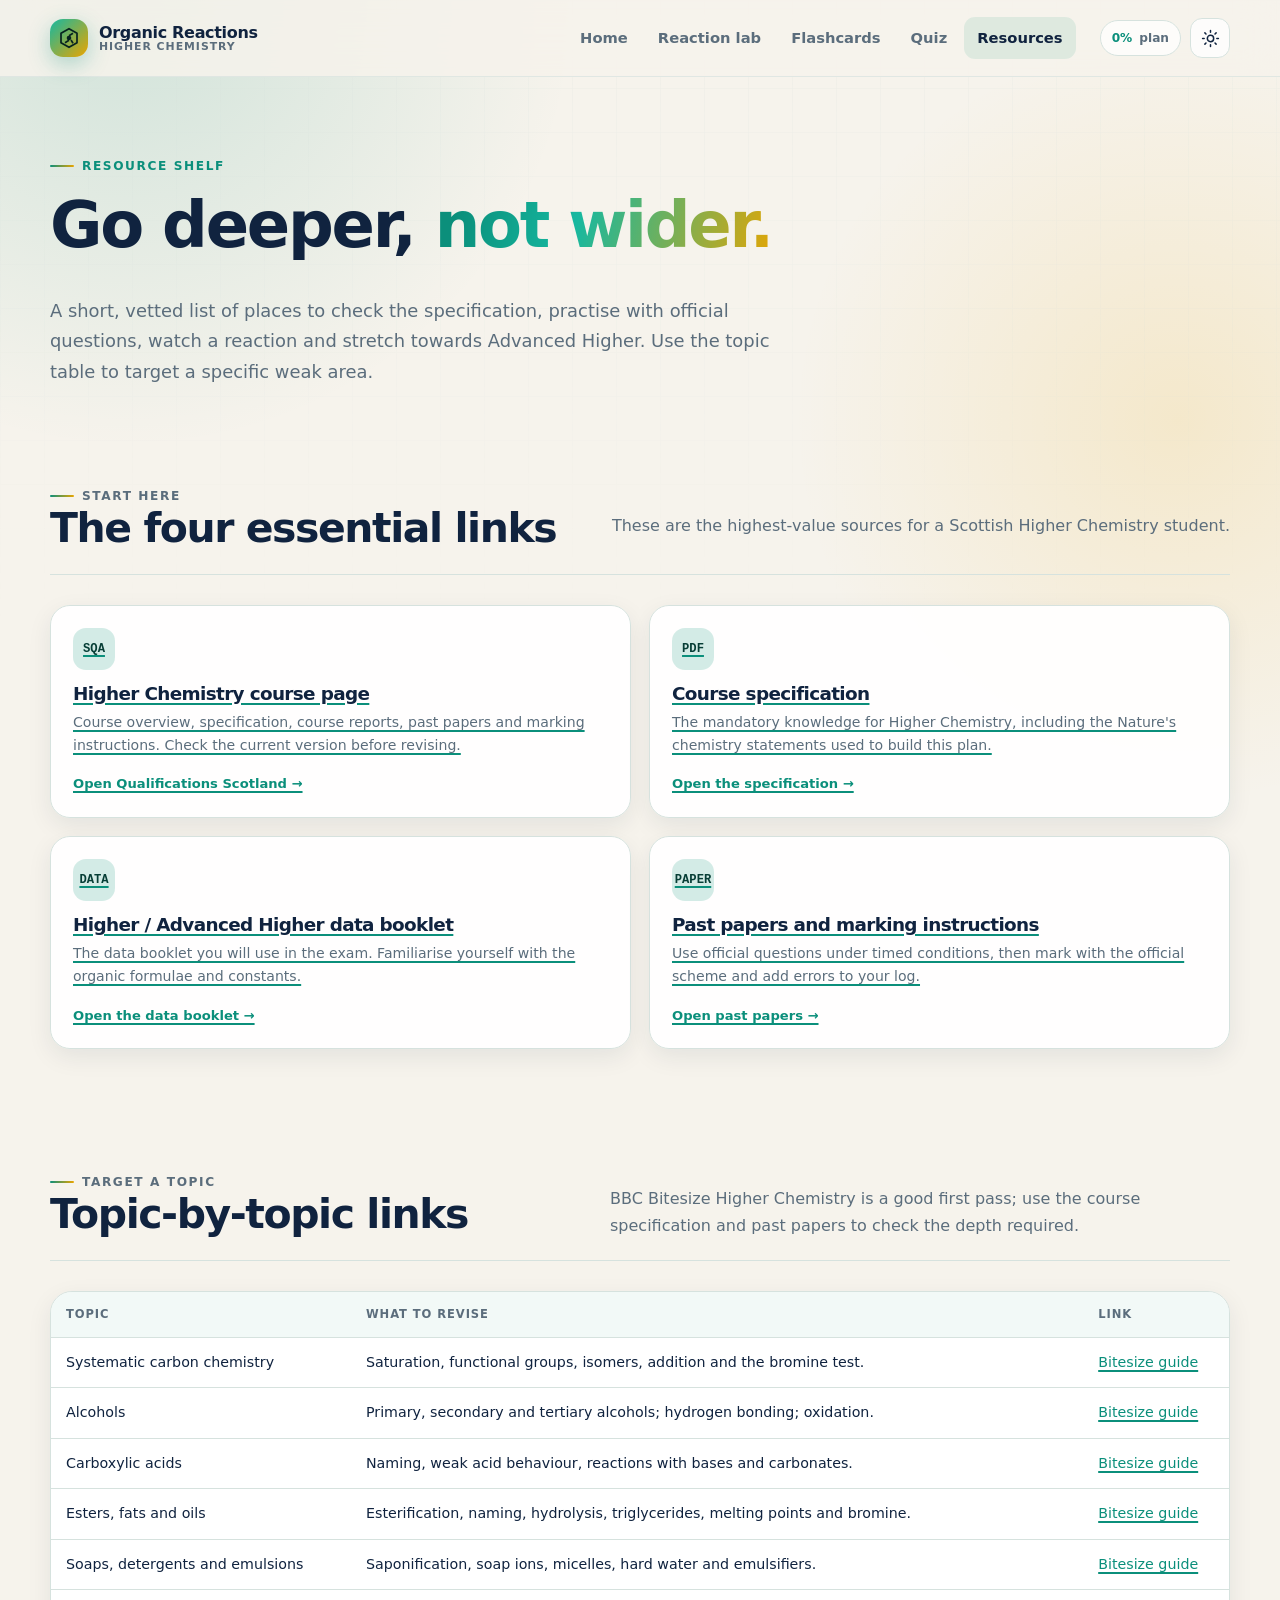
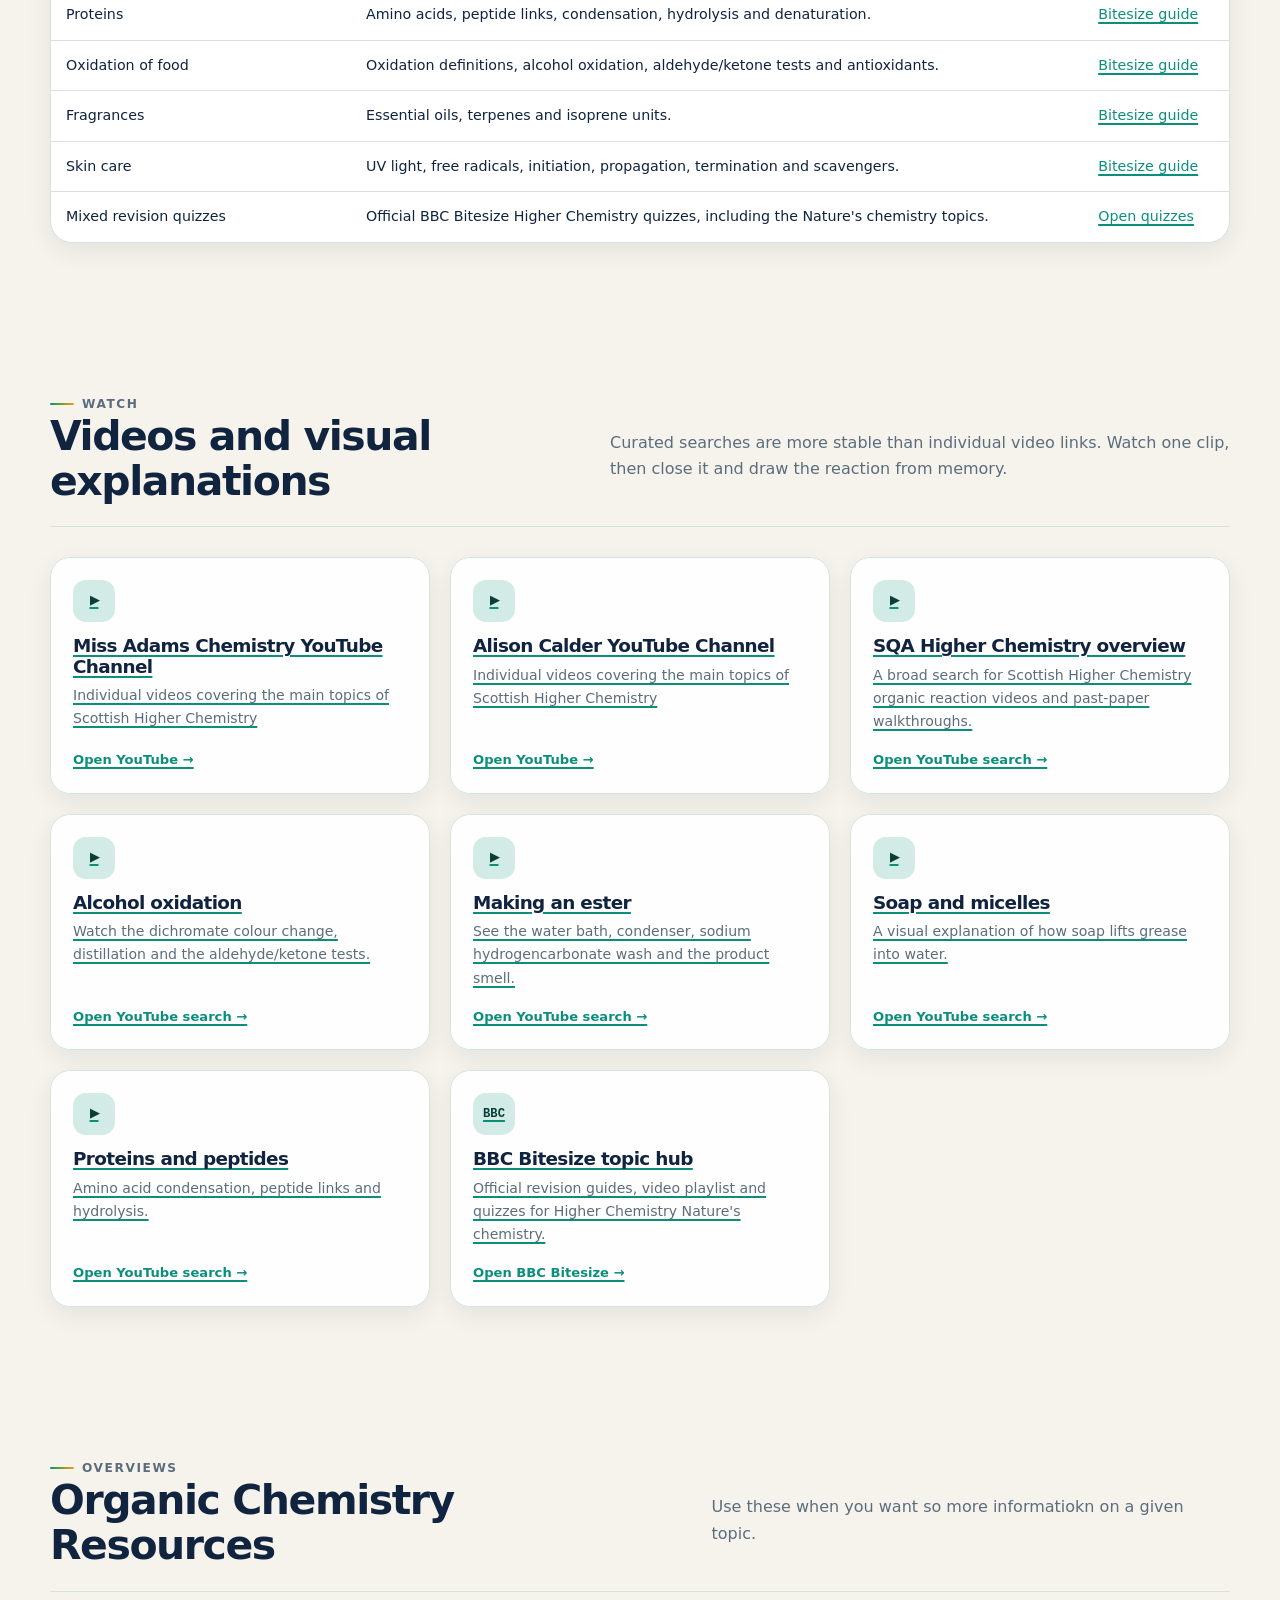
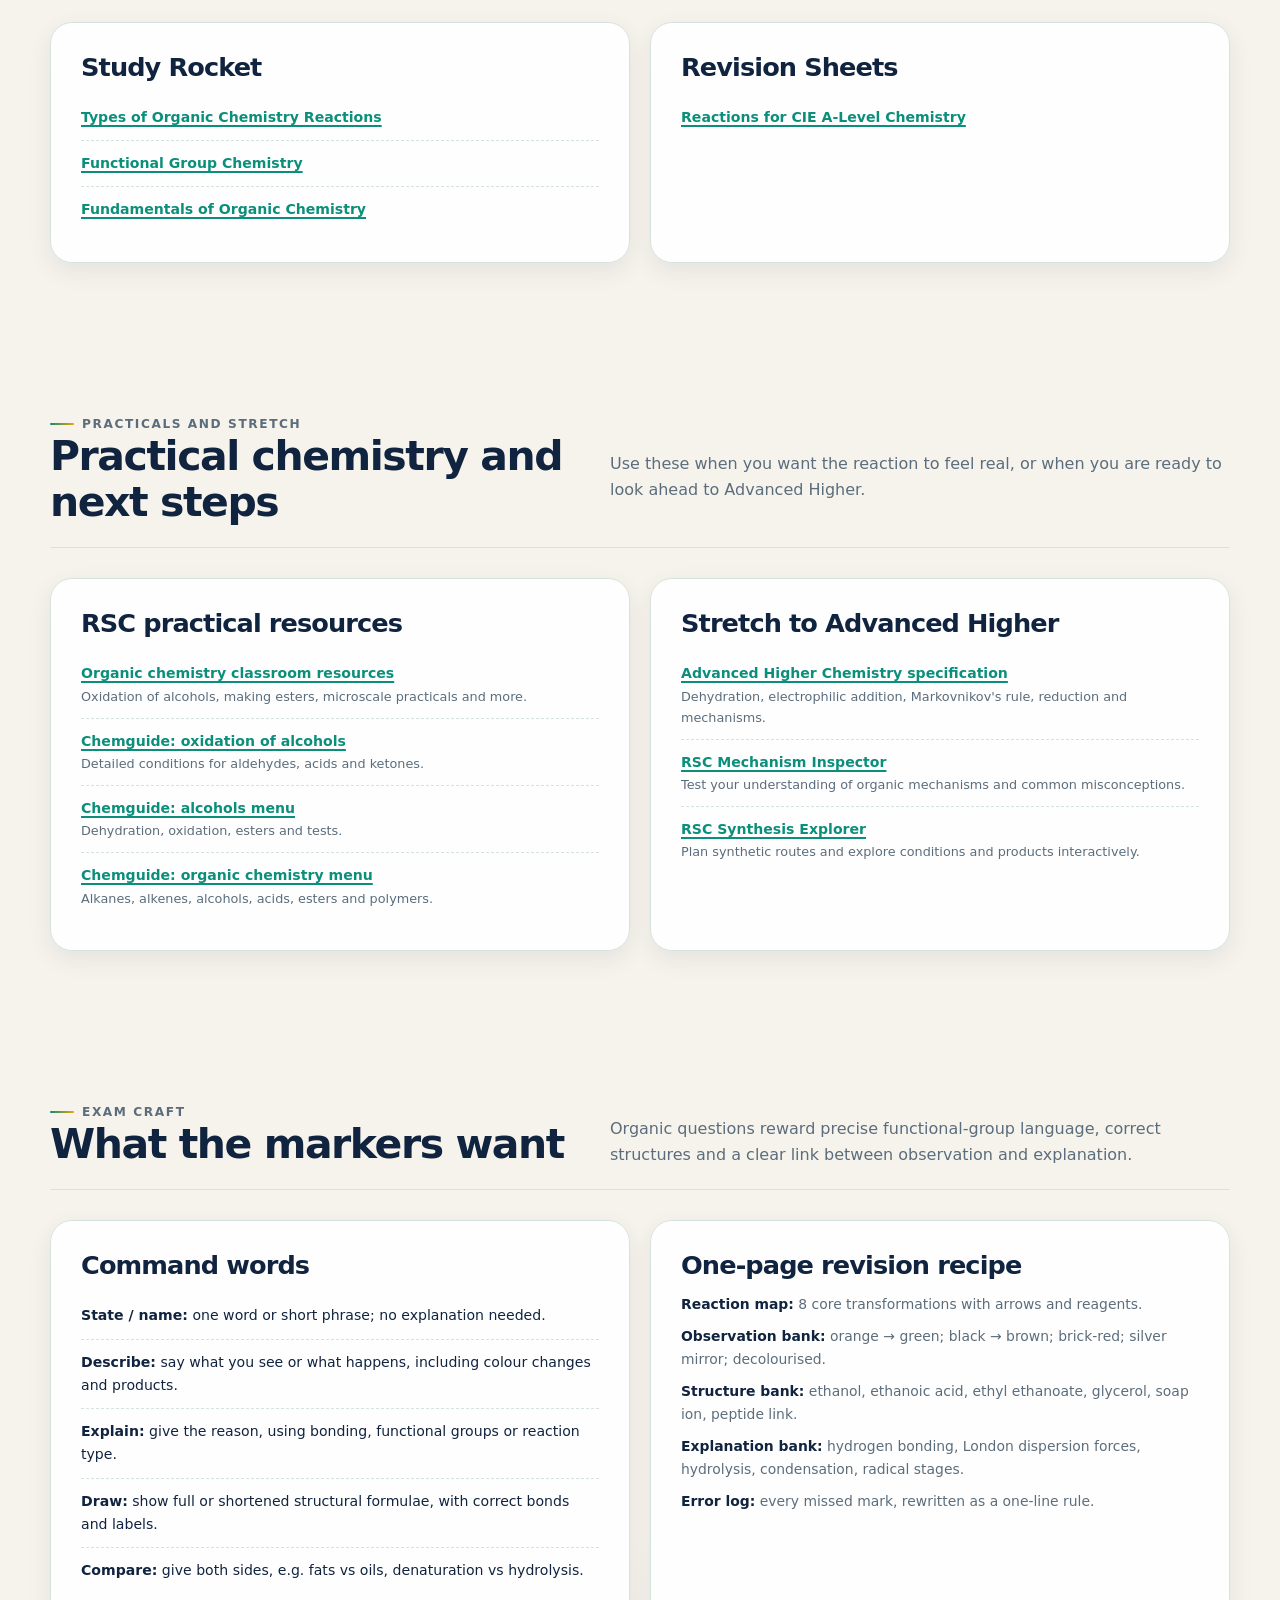
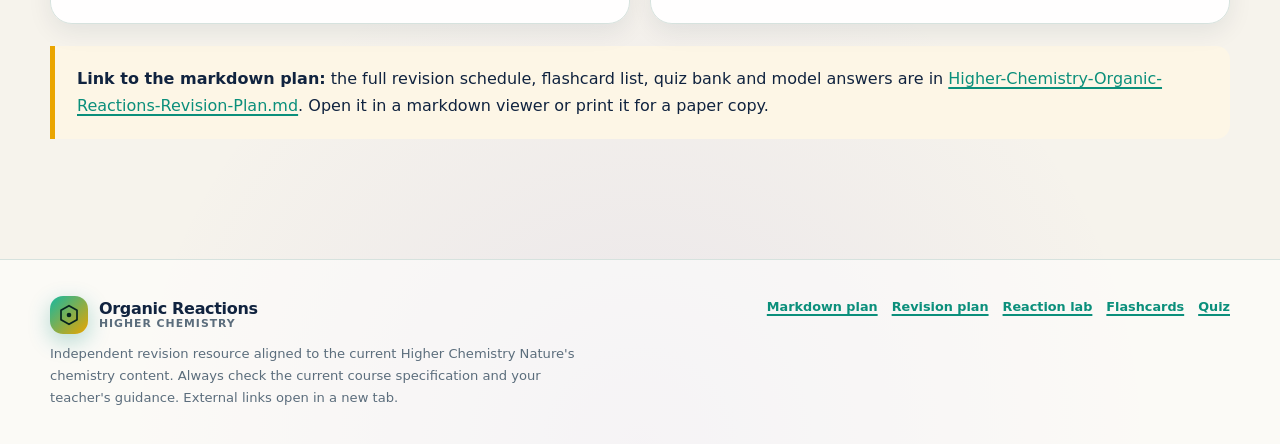
<file: resources.html>
<!DOCTYPE html>
<html lang="en-GB" data-theme="light">
<head>
  <meta charset="utf-8" />
  <meta name="viewport" content="width=device-width, initial-scale=1" />
  <meta name="description" content="Further resources for Higher Chemistry organic reactions: SQA specification, data booklet, past papers, BBC Bitesize, RSC practicals, Chemguide and videos." />
  <title>Resources | Higher Chemistry Organic Reactions</title>
  <link rel="stylesheet" href="assets/style.css" />
  <link rel="icon" href="data:image/svg+xml,%3Csvg xmlns='http://www.w3.org/2000/svg' viewBox='0 0 64 64'%3E%3Crect width='64' height='64' rx='18' fill='%230b8f7b'/%3E%3Cpath d='M32 12 49 22v20L32 52 15 42V22z' fill='none' stroke='%23d9fff7' stroke-width='3'/%3E%3Ccircle cx='32' cy='32' r='5' fill='%23ffc857'/%3E%3C/svg%3E" />
</head>
<body data-page="resources">
  <a class="skip-link" href="#main">Skip to content</a>

  <header class="site-header">
    <div class="shell nav">
      <a class="brand" href="index.html" aria-label="Organic Reactions home">
        <span class="brand-mark" aria-hidden="true">
          <svg viewBox="0 0 24 24" fill="none" stroke="currentColor" stroke-width="1.7" stroke-linejoin="round">
            <path d="M12 2.7 20 7.3v9.4L12 21.3 4 16.7V7.3L12 2.7Z" />
            <circle cx="12" cy="12" r="2.3" fill="currentColor" stroke="none" />
            <path d="m12 9.7 4-2.4M12 14.3l-4 2.4M14 14l2 3.2" />
          </svg>
        </span>
        <span class="brand-text">Organic Reactions<small>Higher Chemistry</small></span>
      </a>

      <button class="menu-toggle" id="menuToggle" type="button" aria-label="Toggle menu" aria-expanded="false" aria-controls="navLinks">
        <svg viewBox="0 0 24 24" fill="none" stroke="currentColor" stroke-width="2" stroke-linecap="round"><path d="M4 7h16M4 12h16M4 17h16" /></svg>
      </button>

      <nav class="nav-links" id="navLinks" aria-label="Main navigation">
        <a href="index.html" data-nav="home">Home</a>
        <a href="reactions.html" data-nav="reactions">Reaction lab</a>
        <a href="flashcards.html" data-nav="flashcards">Flashcards</a>
        <a href="quiz.html" data-nav="quiz">Quiz</a>
        <a href="resources.html" data-nav="resources" class="active" aria-current="page">Resources</a>
      </nav>

      <div class="nav-actions">
        <span class="progress-pill" title="Revision plan progress"><b id="navProgress">0%</b> plan</span>
        <button class="icon-button" id="themeToggle" type="button" aria-label="Switch to dark theme">
          <svg class="sun-icon" viewBox="0 0 24 24" fill="none" stroke="currentColor" stroke-width="1.9" stroke-linecap="round"><circle cx="12" cy="12" r="4" /><path d="M12 2v2M12 20v2M4.9 4.9l1.4 1.4M17.7 17.7l1.4 1.4M2 12h2M20 12h2M4.9 19.1l1.4-1.4M17.7 6.3l1.4-1.4" /></svg>
          <svg class="moon-icon" viewBox="0 0 24 24" fill="none" stroke="currentColor" stroke-width="1.9" stroke-linejoin="round"><path d="M20.4 14.7A8.5 8.5 0 0 1 9.3 3.6 8.5 8.5 0 1 0 20.4 14.7Z" /></svg>
        </button>
      </div>
    </div>
  </header>

  <main id="main">
    <section class="shell page-hero">
      <p class="eyebrow">Resource shelf</p>
      <h1>Go deeper, <span class="grad">not wider.</span></h1>
      <p class="lede">A short, vetted list of places to check the specification, practise with official questions, watch a reaction and stretch towards Advanced Higher. Use the topic table to target a specific weak area.</p>
    </section>

    <section class="shell section-tight" aria-labelledby="start-title">
      <div class="section-head">
        <div>
          <p class="eyebrow">Start here</p>
          <h2 id="start-title">The four essential links</h2>
        </div>
        <p>These are the highest-value sources for a Scottish Higher Chemistry student.</p>
      </div>
      <div class="resource-grid">
        <a class="resource-card" href="https://www.sqa.org.uk/sqa/47913.html" target="_blank" rel="noopener noreferrer">
          <div class="resource-icon">SQA</div>
          <h3>Higher Chemistry course page</h3>
          <p class="small">Course overview, specification, course reports, past papers and marking instructions. Check the current version before revising.</p>
          <span class="resource-link">Open Qualifications Scotland →</span>
        </a>
        <a class="resource-card" href="https://www.sqa.org.uk/sqa/files_ccc/h-course-spec-chemistry.pdf" target="_blank" rel="noopener noreferrer">
          <div class="resource-icon">PDF</div>
          <h3>Course specification</h3>
          <p class="small">The mandatory knowledge for Higher Chemistry, including the Nature's chemistry statements used to build this plan.</p>
          <span class="resource-link">Open the specification →</span>
        </a>
        <a class="resource-card" href="https://www.sqa.org.uk/files_ccc/h-ah-chemistry-data-booklet.pdf" target="_blank" rel="noopener noreferrer">
          <div class="resource-icon">DATA</div>
          <h3>Higher / Advanced Higher data booklet</h3>
          <p class="small">The data booklet you will use in the exam. Familiarise yourself with the organic formulae and constants.</p>
          <span class="resource-link">Open the data booklet →</span>
        </a>
        <a class="resource-card" href="https://www.sqa.org.uk/pastpapers/findpastpaper.htm?subject=chemistry" target="_blank" rel="noopener noreferrer">
          <div class="resource-icon">PAPER</div>
          <h3>Past papers and marking instructions</h3>
          <p class="small">Use official questions under timed conditions, then mark with the official scheme and add errors to your log.</p>
          <span class="resource-link">Open past papers →</span>
        </a>
      </div>
    </section>

    <section class="shell section" aria-labelledby="topics-title">
      <div class="section-head">
        <div>
          <p class="eyebrow">Target a topic</p>
          <h2 id="topics-title">Topic-by-topic links</h2>
        </div>
        <p>BBC Bitesize Higher Chemistry is a good first pass; use the course specification and past papers to check the depth required.</p>
      </div>

      <div class="table-wrap">
        <table>
          <thead>
            <tr><th>Topic</th><th>What to revise</th><th>Link</th></tr>
          </thead>
          <tbody>
            <tr>
              <td>Systematic carbon chemistry</td>
              <td>Saturation, functional groups, isomers, addition and the bromine test.</td>
              <td><a href="https://www.bbc.co.uk/bitesize/guides/zbqtbdm/revision/1" target="_blank" rel="noopener noreferrer">Bitesize guide</a></td>
            </tr>
            <tr>
              <td>Alcohols</td>
              <td>Primary, secondary and tertiary alcohols; hydrogen bonding; oxidation.</td>
              <td><a href="https://www.bbc.co.uk/bitesize/guides/zdsgjhv/revision/1" target="_blank" rel="noopener noreferrer">Bitesize guide</a></td>
            </tr>
            <tr>
              <td>Carboxylic acids</td>
              <td>Naming, weak acid behaviour, reactions with bases and carbonates.</td>
              <td><a href="https://www.bbc.co.uk/bitesize/guides/zmmncqt/revision/1" target="_blank" rel="noopener noreferrer">Bitesize guide</a></td>
            </tr>
            <tr>
              <td>Esters, fats and oils</td>
              <td>Esterification, naming, hydrolysis, triglycerides, melting points and bromine.</td>
              <td><a href="https://www.bbc.co.uk/bitesize/guides/zp8wwmn/revision/1" target="_blank" rel="noopener noreferrer">Bitesize guide</a></td>
            </tr>
            <tr>
              <td>Soaps, detergents and emulsions</td>
              <td>Saponification, soap ions, micelles, hard water and emulsifiers.</td>
              <td><a href="https://www.bbc.co.uk/bitesize/guides/zg6hhyc/revision/1" target="_blank" rel="noopener noreferrer">Bitesize guide</a></td>
            </tr>
            <tr>
              <td>Proteins</td>
              <td>Amino acids, peptide links, condensation, hydrolysis and denaturation.</td>
              <td><a href="https://www.bbc.co.uk/bitesize/guides/zswqq6f/revision/1" target="_blank" rel="noopener noreferrer">Bitesize guide</a></td>
            </tr>
            <tr>
              <td>Oxidation of food</td>
              <td>Oxidation definitions, alcohol oxidation, aldehyde/ketone tests and antioxidants.</td>
              <td><a href="https://www.bbc.co.uk/bitesize/guides/zyq22hv/revision/1" target="_blank" rel="noopener noreferrer">Bitesize guide</a></td>
            </tr>
            <tr>
              <td>Fragrances</td>
              <td>Essential oils, terpenes and isoprene units.</td>
              <td><a href="https://www.bbc.co.uk/bitesize/guides/zchnn39/revision/1" target="_blank" rel="noopener noreferrer">Bitesize guide</a></td>
            </tr>
            <tr>
              <td>Skin care</td>
              <td>UV light, free radicals, initiation, propagation, termination and scavengers.</td>
              <td><a href="https://www.bbc.co.uk/bitesize/guides/zbwtbdm/revision/1" target="_blank" rel="noopener noreferrer">Bitesize guide</a></td>
            </tr>
            <tr>
              <td>Mixed revision quizzes</td>
              <td>Official BBC Bitesize Higher Chemistry quizzes, including the Nature's chemistry topics.</td>
              <td><a href="https://www.bbc.co.uk/bitesize/topics/z2pbh4j" target="_blank" rel="noopener noreferrer">Open quizzes</a></td>
            </tr>
          </tbody>
        </table>
      </div>
    </section>

    <section class="shell section" aria-labelledby="watch-title">
      <div class="section-head">
        <div>
          <p class="eyebrow">Watch</p>
          <h2 id="watch-title">Videos and visual explanations</h2>
        </div>
        <p>Curated searches are more stable than individual video links. Watch one clip, then close it and draw the reaction from memory.</p>
      </div>
      <div class="grid-3">
          <a class="resource-card" href="https://www.youtube.com/@MissAdamsChemistry" target="_blank" rel="noopener noreferrer">
            <div class="resource-icon">▶</div>
            <h3>Miss Adams Chemistry YouTube Channel</h3>
            <p class="small">Individual videos covering the main topics of Scottish Higher Chemistry</p>
            <span class="resource-link">Open YouTube →</span>
          </a>
          <a class="resource-card" href="https://www.youtube.com/@alisoncalder9979" target="_blank" rel="noopener noreferrer">
            <div class="resource-icon">▶</div>
            <h3>Alison Calder YouTube Channel</h3>
            <p class="small">Individual videos covering the main topics of Scottish Higher Chemistry</p>
            <span class="resource-link">Open YouTube →</span>
          </a>
        <a class="resource-card" href="https://www.youtube.com/results?search_query=SQA+Higher+Chemistry+organic+reactions" target="_blank" rel="noopener noreferrer">
          <div class="resource-icon">▶</div>
          <h3>SQA Higher Chemistry overview</h3>
          <p class="small">A broad search for Scottish Higher Chemistry organic reaction videos and past-paper walkthroughs.</p>
          <span class="resource-link">Open YouTube search →</span>
        </a>
        <a class="resource-card" href="https://www.youtube.com/results?search_query=oxidation+of+alcohols+acidified+dichromate" target="_blank" rel="noopener noreferrer">
          <div class="resource-icon">▶</div>
          <h3>Alcohol oxidation</h3>
          <p class="small">Watch the dichromate colour change, distillation and the aldehyde/ketone tests.</p>
          <span class="resource-link">Open YouTube search →</span>
        </a>
        <a class="resource-card" href="https://www.youtube.com/results?search_query=esterification+lab+ethyl+ethanoate" target="_blank" rel="noopener noreferrer">
          <div class="resource-icon">▶</div>
          <h3>Making an ester</h3>
          <p class="small">See the water bath, condenser, sodium hydrogencarbonate wash and the product smell.</p>
          <span class="resource-link">Open YouTube search →</span>
        </a>
        <a class="resource-card" href="https://www.youtube.com/results?search_query=soap+micelle+hydrophobic+hydrophilic" target="_blank" rel="noopener noreferrer">
          <div class="resource-icon">▶</div>
          <h3>Soap and micelles</h3>
          <p class="small">A visual explanation of how soap lifts grease into water.</p>
          <span class="resource-link">Open YouTube search →</span>
        </a>
        <a class="resource-card" href="https://www.youtube.com/results?search_query=protein+condensation+hydrolysis+peptide+bond" target="_blank" rel="noopener noreferrer">
          <div class="resource-icon">▶</div>
          <h3>Proteins and peptides</h3>
          <p class="small">Amino acid condensation, peptide links and hydrolysis.</p>
          <span class="resource-link">Open YouTube search →</span>
        </a>
        <a class="resource-card" href="https://www.bbc.co.uk/bitesize/topics/zybg87h" target="_blank" rel="noopener noreferrer">
          <div class="resource-icon">BBC</div>
          <h3>BBC Bitesize topic hub</h3>
          <p class="small">Official revision guides, video playlist and quizzes for Higher Chemistry Nature's chemistry.</p>
          <span class="resource-link">Open BBC Bitesize →</span>
        </a>
      </div>
    </section>

    <section class="shell section" aria-labelledby="misc-title">
      <div class="section-head">
        <div>
          <p class="eyebrow">Overviews</p>
          <h2 id="misc-title">Organic Chemistry Resources</h2>
        </div>
        <p>Use these when you want so more informatiokn on a given topic.</p>
      </div>
      <div class="grid-2">
        <article class="card card-pad">
          <h3>Study Rocket</h3>
          <ul class="resource-list">
            <li><a href="https://studyrocket.co.uk/revision/ib-chemistry-higher-level/organic-chemistry/types-of-organic-reactions" target="_blank" rel="noopener noreferrer">Types of Organic Chemistry Reactions</a></li>
            <li><a href="https://studyrocket.co.uk/revision/ib-chemistry-higher-level/organic-chemistry/functional-group-chemistry">Functional Group Chemistry</a></li>
            <li><a href="https://studyrocket.co.uk/revision/ib-chemistry-higher-level/organic-chemistry/fundamentals-of-organic-chemistry" target="_blank" rel="noopener noreferrer">Fundamentals of Organic Chemistry</a></li>

          </ul>
        </article>

        <article class="card card-pad">
          <h3>Revision Sheets</h3>
          <ul class="resource-list">
            <li><a href="https://www.chemistrystudent.com/Revisionsheets/ReactionsCIE.pdf" target="_blank" rel="noopener noreferrer">Reactions for CIE A-Level Chemistry</a></li>

          </ul>
        </article>
      </div>
    </section>

    <section class="shell section" aria-labelledby="practice-title">
      <div class="section-head">
        <div>
          <p class="eyebrow">Practicals and stretch</p>
          <h2 id="practice-title">Practical chemistry and next steps</h2>
        </div>
        <p>Use these when you want the reaction to feel real, or when you are ready to look ahead to Advanced Higher.</p>
      </div>
      <div class="grid-2">
        <article class="card card-pad">
          <h3>RSC practical resources</h3>
          <ul class="resource-list">
            <li><a href="https://edu.rsc.org/teacher-pd/in-person/organic-chemistry/classroom-resources" target="_blank" rel="noopener noreferrer">Organic chemistry classroom resources</a><span>Oxidation of alcohols, making esters, microscale practicals and more.</span></li>
            <li><a href="https://www.chemguide.co.uk/organicprops/alcohols/oxidation.html" target="_blank" rel="noopener noreferrer">Chemguide: oxidation of alcohols</a><span>Detailed conditions for aldehydes, acids and ketones.</span></li>
            <li><a href="https://www.chemguide.co.uk/organicprops/alcoholmenu.html" target="_blank" rel="noopener noreferrer">Chemguide: alcohols menu</a><span>Dehydration, oxidation, esters and tests.</span></li>
            <li><a href="https://www.chemguide.co.uk/14to16/organicmenu.html" target="_blank" rel="noopener noreferrer">Chemguide: organic chemistry menu</a><span>Alkanes, alkenes, alcohols, acids, esters and polymers.</span></li>
          </ul>
        </article>

        <article class="card card-pad">
          <h3>Stretch to Advanced Higher</h3>
          <ul class="resource-list">
            <li><a href="https://www.sqa.org.uk/sqa/files_ccc/ah-course-spec-chemistry.pdf" target="_blank" rel="noopener noreferrer">Advanced Higher Chemistry specification</a><span>Dehydration, electrophilic addition, Markovnikov's rule, reduction and mechanisms.</span></li>
            <li><a href="https://edu.rsc.org/resources/investigate-organic-reaction-mechanisms/383.article" target="_blank" rel="noopener noreferrer">RSC Mechanism Inspector</a><span>Test your understanding of organic mechanisms and common misconceptions.</span></li>
            <li><a href="https://edu.rsc.org/resources/synthesis-explorer/3.article" target="_blank" rel="noopener noreferrer">RSC Synthesis Explorer</a><span>Plan synthetic routes and explore conditions and products interactively.</span></li>
          </ul>
        </article>
      </div>
    </section>

    <section class="shell section" aria-labelledby="exam-title">
      <div class="section-head">
        <div>
          <p class="eyebrow">Exam craft</p>
          <h2 id="exam-title">What the markers want</h2>
        </div>
        <p>Organic questions reward precise functional-group language, correct structures and a clear link between observation and explanation.</p>
      </div>

      <div class="grid-2">
        <article class="card card-pad">
          <h3>Command words</h3>
          <ul class="resource-list">
            <li><b>State / name:</b> one word or short phrase; no explanation needed.</li>
            <li><b>Describe:</b> say what you see or what happens, including colour changes and products.</li>
            <li><b>Explain:</b> give the reason, using bonding, functional groups or reaction type.</li>
            <li><b>Draw:</b> show full or shortened structural formulae, with correct bonds and labels.</li>
            <li><b>Compare:</b> give both sides, e.g. fats vs oils, denaturation vs hydrolysis.</li>
          </ul>
        </article>

        <article class="card card-pad">
          <h3>One-page revision recipe</h3>
          <ul class="checklist">
            <li class="check-row"><span><b>Reaction map:</b> 8 core transformations with arrows and reagents.</span></li>
            <li class="check-row"><span><b>Observation bank:</b> orange → green; black → brown; brick-red; silver mirror; decolourised.</span></li>
            <li class="check-row"><span><b>Structure bank:</b> ethanol, ethanoic acid, ethyl ethanoate, glycerol, soap ion, peptide link.</span></li>
            <li class="check-row"><span><b>Explanation bank:</b> hydrogen bonding, London dispersion forces, hydrolysis, condensation, radical stages.</span></li>
            <li class="check-row"><span><b>Error log:</b> every missed mark, rewritten as a one-line rule.</span></li>
          </ul>
        </article>
      </div>

      <div class="callout amber" style="margin-top: 22px">
        <p><b>Link to the markdown plan:</b> the full revision schedule, flashcard list, quiz bank and model answers are in <a href="Higher-Chemistry-Organic-Reactions-Revision-Plan.md">Higher-Chemistry-Organic-Reactions-Revision-Plan.md</a>. Open it in a markdown viewer or print it for a paper copy.</p>
      </div>
    </section>
  </main>

  <footer class="site-footer">
    <div class="shell footer-grid">
      <div>
        <a class="brand" href="index.html">
          <span class="brand-mark" aria-hidden="true">
            <svg viewBox="0 0 24 24" fill="none" stroke="currentColor" stroke-width="1.7" stroke-linejoin="round">
              <path d="M12 2.7 20 7.3v9.4L12 21.3 4 16.7V7.3L12 2.7Z" />
              <circle cx="12" cy="12" r="2.3" fill="currentColor" stroke="none" />
            </svg>
          </span>
          <span class="brand-text">Organic Reactions<small>Higher Chemistry</small></span>
        </a>
        <p>Independent revision resource aligned to the current Higher Chemistry Nature's chemistry content. Always check the current course specification and your teacher's guidance. External links open in a new tab.</p>
      </div>
      <div class="footer-links">
        <a href="Higher-Chemistry-Organic-Reactions-Revision-Plan.md">Markdown plan</a>
        <a href="index.html#plan">Revision plan</a>
        <a href="reactions.html">Reaction lab</a>
        <a href="flashcards.html">Flashcards</a>
        <a href="quiz.html">Quiz</a>
      </div>
    </div>
  </footer>

  <script src="assets/data.js" defer></script>
  <script src="assets/app.js" defer></script>
</body>
</html>
</file>
<file: assets/style.css>
:root {
  --bg: #f6f3ec;
  --bg-2: #eaf4f0;
  --surface: #ffffff;
  --surface-2: #eef7f4;
  --surface-3: #f9fbfa;
  --ink: #10233f;
  --muted: #5b6d7c;
  --line: #d6e2de;
  --line-strong: #b9cec7;
  --teal: #0b8f7b;
  --teal-2: #16b8a0;
  --teal-ink: #073e36;
  --coral: #e85d4f;
  --amber: #eaa500;
  --violet: #6d5bd0;
  --blue: #2b6cb0;
  --shadow: 0 20px 55px rgba(16, 35, 63, 0.12);
  --shadow-sm: 0 8px 24px rgba(16, 35, 63, 0.08);
  --radius: 22px;
  --radius-sm: 14px;
  --nav-bg: rgba(246, 243, 236, 0.86);
  --code-bg: #0e2236;
  --code-ink: #d9fff7;
  --focus: #ffb703;
  --mono: "Cascadia Code", "SFMono-Regular", "Consolas", "Liberation Mono", monospace;
  --sans: "Aptos", "Segoe UI", system-ui, -apple-system, BlinkMacSystemFont, sans-serif;
}

[data-theme="dark"] {
  --bg: #071523;
  --bg-2: #0a2033;
  --surface: #0c2235;
  --surface-2: #112c42;
  --surface-3: #0e263a;
  --ink: #eef8f5;
  --muted: #a7bdc9;
  --line: #1f4057;
  --line-strong: #2c5874;
  --teal: #3ddac1;
  --teal-2: #83f4df;
  --teal-ink: #05221d;
  --coral: #ff8a7c;
  --amber: #ffc857;
  --violet: #b9aaff;
  --blue: #8cc7ff;
  --shadow: 0 22px 65px rgba(0, 0, 0, 0.38);
  --shadow-sm: 0 10px 28px rgba(0, 0, 0, 0.28);
  --nav-bg: rgba(7, 21, 35, 0.88);
  --code-bg: #04101b;
  --code-ink: #c0fff3;
}

* {
  box-sizing: border-box;
}

html {
  scroll-behavior: smooth;
  scroll-padding-top: 95px;
}

body {
  margin: 0;
  min-height: 100vh;
  color: var(--ink);
  background:
    radial-gradient(circle at 10% 0%, color-mix(in srgb, var(--teal) 16%, transparent), transparent 28rem),
    radial-gradient(circle at 92% 8%, color-mix(in srgb, var(--amber) 14%, transparent), transparent 24rem),
    radial-gradient(circle at 50% 100%, color-mix(in srgb, var(--violet) 9%, transparent), transparent 32rem),
    var(--bg);
  font-family: var(--sans);
  font-size: 16px;
  line-height: 1.65;
  text-rendering: optimizeLegibility;
}

body::before {
  content: "";
  position: fixed;
  inset: 0;
  z-index: -1;
  pointer-events: none;
  opacity: 0.38;
  background-image: linear-gradient(color-mix(in srgb, var(--line) 45%, transparent) 1px, transparent 1px),
    linear-gradient(90deg, color-mix(in srgb, var(--line) 45%, transparent) 1px, transparent 1px);
  background-size: 44px 44px;
  mask-image: linear-gradient(to bottom, black, transparent 70%);
}

a {
  color: var(--teal);
  text-decoration-thickness: 2px;
  text-underline-offset: 3px;
}

a:hover {
  color: var(--coral);
}

img,
svg {
  display: block;
  max-width: 100%;
}

button,
input,
select,
textarea {
  font: inherit;
}

button {
  color: inherit;
}

:focus-visible {
  outline: 3px solid var(--focus);
  outline-offset: 3px;
}

::selection {
  color: #06231f;
  background: var(--teal-2);
}

.shell {
  width: min(1180px, calc(100% - 32px));
  margin-inline: auto;
}

.sr-only {
  position: absolute;
  width: 1px;
  height: 1px;
  padding: 0;
  margin: -1px;
  overflow: hidden;
  clip: rect(0, 0, 0, 0);
  white-space: nowrap;
  border: 0;
}

.skip-link {
  position: fixed;
  top: 12px;
  left: 12px;
  z-index: 999;
  padding: 10px 16px;
  border-radius: 10px;
  background: var(--ink);
  color: var(--bg);
  transform: translateY(-150%);
  transition: transform 160ms ease;
}

.skip-link:focus {
  transform: translateY(0);
}

/* Header and navigation */

.site-header {
  position: sticky;
  top: 0;
  z-index: 100;
  border-bottom: 1px solid color-mix(in srgb, var(--line) 70%, transparent);
  background: var(--nav-bg);
  backdrop-filter: blur(18px);
}

.nav {
  display: flex;
  align-items: center;
  gap: 24px;
  min-height: 76px;
}

.brand {
  display: inline-flex;
  align-items: center;
  gap: 11px;
  color: var(--ink);
  text-decoration: none;
  font-weight: 800;
  letter-spacing: -0.02em;
  white-space: nowrap;
}

.brand-mark {
  display: grid;
  place-items: center;
  width: 38px;
  height: 38px;
  border-radius: 13px;
  color: #06231f;
  background: linear-gradient(135deg, var(--teal-2), var(--amber));
  box-shadow: 0 7px 22px color-mix(in srgb, var(--teal) 30%, transparent);
}

.brand-mark svg {
  width: 24px;
  height: 24px;
}

.brand-text {
  display: flex;
  flex-direction: column;
  line-height: 1.08;
}

.brand-text small {
  color: var(--muted);
  font-size: 0.68rem;
  font-weight: 700;
  letter-spacing: 0.09em;
  text-transform: uppercase;
}

.nav-links {
  display: flex;
  align-items: center;
  gap: 4px;
  margin-left: auto;
}

.nav-links a {
  padding: 9px 13px;
  border-radius: 11px;
  color: var(--muted);
  font-size: 0.92rem;
  font-weight: 700;
  text-decoration: none;
  transition: color 160ms ease, background 160ms ease;
}

.nav-links a:hover,
.nav-links a.active {
  color: var(--ink);
  background: color-mix(in srgb, var(--teal) 10%, transparent);
}

.nav-actions {
  display: flex;
  align-items: center;
  gap: 9px;
}

.progress-pill {
  display: inline-flex;
  align-items: center;
  gap: 7px;
  padding: 7px 11px;
  border: 1px solid var(--line);
  border-radius: 999px;
  color: var(--muted);
  background: color-mix(in srgb, var(--surface) 72%, transparent);
  font-size: 0.76rem;
  font-weight: 800;
  white-space: nowrap;
}

.progress-pill b {
  color: var(--teal);
}

.icon-button,
.menu-toggle {
  display: grid;
  place-items: center;
  width: 40px;
  height: 40px;
  padding: 0;
  border: 1px solid var(--line);
  border-radius: 12px;
  background: color-mix(in srgb, var(--surface) 75%, transparent);
  cursor: pointer;
  transition: transform 160ms ease, border-color 160ms ease, background 160ms ease;
}

.icon-button:hover,
.menu-toggle:hover {
  transform: translateY(-1px);
  border-color: var(--line-strong);
  background: var(--surface);
}

.icon-button svg,
.menu-toggle svg {
  width: 19px;
  height: 19px;
}

.menu-toggle {
  display: none;
  margin-left: auto;
}

[data-theme="dark"] .sun-icon,
[data-theme="light"] .moon-icon {
  display: none;
}

[data-theme="dark"] .moon-icon,
[data-theme="light"] .sun-icon {
  display: block;
}

/* Typography and utilities */

.eyebrow {
  display: inline-flex;
  align-items: center;
  gap: 8px;
  margin: 0 0 14px;
  color: var(--teal);
  font-size: 0.76rem;
  font-weight: 900;
  letter-spacing: 0.13em;
  text-transform: uppercase;
}

.eyebrow::before {
  content: "";
  width: 24px;
  height: 2px;
  border-radius: 99px;
  background: linear-gradient(90deg, var(--teal), var(--amber));
}

h1,
h2,
h3,
h4 {
  margin: 0 0 0.55em;
  color: var(--ink);
  line-height: 1.1;
  letter-spacing: -0.035em;
}

h1 {
  font-size: clamp(2.55rem, 6vw, 5.1rem);
  font-weight: 900;
}

h2 {
  font-size: clamp(1.75rem, 3.2vw, 2.75rem);
  font-weight: 850;
}

h3 {
  font-size: clamp(1.25rem, 2vw, 1.65rem);
  font-weight: 820;
}

h4 {
  font-size: 1.02rem;
  font-weight: 800;
}

p {
  margin: 0 0 1rem;
}

.lede {
  color: var(--muted);
  font-size: clamp(1.03rem, 1.4vw, 1.18rem);
  line-height: 1.7;
}

.muted {
  color: var(--muted);
}

.small {
  font-size: 0.86rem;
}

.grad {
  color: transparent;
  background: linear-gradient(105deg, var(--teal) 8%, var(--teal-2) 42%, var(--amber) 102%);
  -webkit-background-clip: text;
  background-clip: text;
}

.section {
  padding: 72px 0;
}

.section-tight {
  padding: 44px 0;
}

.section-head {
  display: flex;
  align-items: center;
  justify-content: space-between;
  gap: 24px;
  margin-bottom: 30px;
  border-bottom: 1px solid var(--line);
}

.section-head p {
  max-width: 620px;
  margin: 0;
  color: var(--muted);
}

.stack > * + * {
  margin-top: 1rem;
}

.grid-2 {
  display: grid;
  grid-template-columns: repeat(2, minmax(0, 1fr));
  gap: 20px;
}

.grid-3 {
  display: grid;
  grid-template-columns: repeat(3, minmax(0, 1fr));
  gap: 20px;
}

.grid-4 {
  display: grid;
  grid-template-columns: repeat(4, minmax(0, 1fr));
  gap: 16px;
}

.card {
  border: 1px solid var(--line);
  border-radius: var(--radius);
  background: color-mix(in srgb, var(--surface) 92%, transparent);
  box-shadow: var(--shadow-sm);
}

.card-pad {
  padding: clamp(20px, 3vw, 30px);
}

.card h3:last-child,
.card p:last-child {
  margin-bottom: 0;
}

.callout {
  padding: 20px 22px;
  border-left: 5px solid var(--teal);
  border-radius: 0 var(--radius-sm) var(--radius-sm) 0;
  background: color-mix(in srgb, var(--teal) 8%, var(--surface));
}

.callout.warn {
  border-left-color: var(--coral);
  background: color-mix(in srgb, var(--coral) 9%, var(--surface));
}

.callout.amber {
  border-left-color: var(--amber);
  background: color-mix(in srgb, var(--amber) 10%, var(--surface));
}

.callout p:last-child {
  margin-bottom: 0;
}

/* Hero */

.hero {
  position: relative;
  display: grid;
  grid-template-columns: 1.08fr 0.92fr;
  align-items: center;
  gap: clamp(34px, 6vw, 72px);
  padding: clamp(54px, 8vw, 96px) 0 clamp(38px, 6vw, 70px);
}

.hero-copy p {
  max-width: 650px;
}

.hero-copy .lede {
  margin-top: 1.2rem;
}

.hero-actions {
  display: flex;
  flex-wrap: wrap;
  gap: 12px;
  margin-top: 26px;
}

.btn {
  display: inline-flex;
  align-items: center;
  justify-content: center;
  gap: 9px;
  min-height: 46px;
  padding: 11px 18px;
  border: 1px solid transparent;
  border-radius: 12px;
  color: #06231f;
  background: linear-gradient(135deg, var(--teal-2), var(--teal));
  box-shadow: 0 12px 26px color-mix(in srgb, var(--teal) 24%, transparent);
  font-size: 0.92rem;
  font-weight: 850;
  text-decoration: none;
  cursor: pointer;
  transition: transform 160ms ease, box-shadow 160ms ease, background 160ms ease;
}

.btn:hover {
  color: #06231f;
  transform: translateY(-2px);
  box-shadow: 0 16px 34px color-mix(in srgb, var(--teal) 30%, transparent);
}

.btn.secondary {
  color: var(--ink);
  border-color: var(--line-strong);
  background: color-mix(in srgb, var(--surface) 75%, transparent);
  box-shadow: none;
}

.btn.secondary:hover {
  background: var(--surface);
  box-shadow: var(--shadow-sm);
}

.btn.small {
  min-height: 38px;
  padding: 8px 13px;
  border-radius: 10px;
  font-size: 0.82rem;
}

.btn.ghost {
  min-height: 38px;
  padding: 8px 12px;
  color: var(--teal);
  border-color: color-mix(in srgb, var(--teal) 30%, transparent);
  background: transparent;
  box-shadow: none;
}

.btn:disabled {
  opacity: 0.55;
  cursor: not-allowed;
  transform: none;
}

.hero-badges {
  display: flex;
  flex-wrap: wrap;
  gap: 8px;
  margin-top: 24px;
}

.pill {
  display: inline-flex;
  align-items: center;
  gap: 6px;
  padding: 6px 10px;
  border: 1px solid var(--line);
  border-radius: 999px;
  color: var(--muted);
  background: color-mix(in srgb, var(--surface) 62%, transparent);
  font-size: 0.74rem;
  font-weight: 800;
}

.pill b {
  color: var(--ink);
}

.hero-visual {
  position: relative;
  min-height: 420px;
  border: 1px solid var(--line);
  border-radius: 34px;
  background:
    radial-gradient(circle at 52% 45%, color-mix(in srgb, var(--teal) 22%, transparent), transparent 42%),
    linear-gradient(145deg, color-mix(in srgb, var(--surface) 94%, transparent), color-mix(in srgb, var(--surface-2) 80%, transparent));
  box-shadow: var(--shadow);
  overflow: hidden;
}

.hero-visual::before {
  content: "";
  position: absolute;
  inset: 18px;
  border: 1px dashed color-mix(in srgb, var(--line-strong) 60%, transparent);
  border-radius: 24px;
}

.hero-visual svg {
  position: relative;
  z-index: 1;
  width: 100%;
  height: 100%;
  min-height: 420px;
}

.orbit-ring {
  transform-origin: 260px 210px;
  animation: orbit 24s linear infinite;
}

.orbit-ring.reverse {
  animation-direction: reverse;
  animation-duration: 18s;
}

.orbit-node {
  animation: float 5s ease-in-out infinite;
}

.orbit-node.delay-1 {
  animation-delay: -1.5s;
}

.orbit-node.delay-2 {
  animation-delay: -3s;
}

.orbit-node.delay-3 {
  animation-delay: -4.5s;
}

@keyframes orbit {
  to {
    transform: rotate(360deg);
  }
}

@keyframes float {
  0%,
  100% {
    transform: translateY(0);
  }
  50% {
    transform: translateY(-6px);
  }
}

/* Stats */

.stat-grid {
  display: grid;
  grid-template-columns: repeat(4, minmax(0, 1fr));
  gap: 12px;
}

.stat {
  padding: 18px 16px;
  border: 1px solid var(--line);
  border-radius: 18px;
  background: color-mix(in srgb, var(--surface) 80%, transparent);
}

.stat strong {
  display: block;
  color: var(--teal);
  font-size: clamp(1.5rem, 2.5vw, 2.2rem);
  line-height: 1;
  letter-spacing: -0.05em;
}

.stat span {
  display: block;
  margin-top: 5px;
  color: var(--muted);
  font-size: 0.78rem;
  font-weight: 750;
}

/* Reaction map */

.map-wrap {
  padding: 18px;
  border: 1px solid var(--line);
  border-radius: var(--radius);
  background:
    radial-gradient(circle at 50% 50%, color-mix(in srgb, var(--teal) 8%, transparent), transparent 60%),
    var(--surface);
  box-shadow: var(--shadow-sm);
  overflow: hidden;
}

.map-wrap svg {
  width: 100%;
  height: auto;
}

.map-legend {
  display: flex;
  flex-wrap: wrap;
  gap: 15px;
  margin-top: 15px;
  color: var(--muted);
  font-size: 0.8rem;
  font-weight: 700;
}

.map-legend span {
  display: inline-flex;
  align-items: center;
  gap: 7px;
}

.legend-dot {
  width: 9px;
  height: 9px;
  border-radius: 50%;
  background: var(--teal);
}

.legend-dot.amber {
  background: var(--amber);
}

.legend-dot.coral {
  background: var(--coral);
}

.legend-dot.violet {
  background: var(--violet);
}

/* Week cards */

.week-grid {
  display: grid;
  grid-template-columns: repeat(2, minmax(0, 1fr));
  gap: 18px;
}

.week-card {
  position: relative;
  padding: 22px;
  border: 1px solid var(--line);
  border-radius: 20px;
  background: color-mix(in srgb, var(--surface) 92%, transparent);
  box-shadow: var(--shadow-sm);
}

.week-card::before {
  content: attr(data-week);
  position: absolute;
  top: 17px;
  right: 20px;
  color: color-mix(in srgb, var(--teal) 36%, transparent);
  font-family: var(--mono);
  font-size: 2.7rem;
  font-weight: 800;
  line-height: 1;
}

.week-card h3 {
  max-width: 80%;
  margin-bottom: 6px;
  font-size: 1.2rem;
}

.week-card > p {
  max-width: 88%;
  color: var(--muted);
  font-size: 0.9rem;
}

.week-focus {
  display: inline-flex;
  flex-wrap: wrap;
  gap: 6px;
  margin: 4px 0 12px;
}

.tag {
  display: inline-flex;
  align-items: center;
  padding: 4px 8px;
  border-radius: 999px;
  color: var(--teal-ink);
  background: color-mix(in srgb, var(--teal) 18%, transparent);
  font-size: 0.68rem;
  font-weight: 900;
  letter-spacing: 0.03em;
  text-transform: uppercase;
}

.tag.amber {
  color: color-mix(in srgb, var(--amber) 70%, var(--ink));
  background: color-mix(in srgb, var(--amber) 18%, transparent);
}

.tag.coral {
  color: var(--coral);
  background: color-mix(in srgb, var(--coral) 13%, transparent);
}

.tag.violet {
  color: var(--violet);
  background: color-mix(in srgb, var(--violet) 13%, transparent);
}

details.sessions {
  margin-top: 12px;
  border-top: 1px solid var(--line);
  padding-top: 12px;
}

details.sessions summary,
details.exam-tip summary,
details.answer summary {
  display: flex;
  align-items: center;
  gap: 8px;
  color: var(--teal);
  font-size: 0.84rem;
  font-weight: 850;
  cursor: pointer;
  list-style: none;
}

details.sessions summary::-webkit-details-marker,
details.exam-tip summary::-webkit-details-marker,
details.answer summary::-webkit-details-marker {
  display: none;
}

details.sessions summary::after,
details.exam-tip summary::after,
details.answer summary::after {
  content: "+";
  margin-left: auto;
  font-family: var(--mono);
  font-size: 1rem;
}

details[open].sessions summary::after,
details[open].exam-tip summary::after,
details[open].answer summary::after {
  content: "–";
}

.session-list {
  display: grid;
  gap: 8px;
  margin: 12px 0 0;
  padding: 0;
  list-style: none;
}

.session-list li {
  display: flex;
  align-items: flex-start;
  gap: 9px;
  color: var(--muted);
  font-size: 0.86rem;
  line-height: 1.45;
}

.session-list input[type="checkbox"],
.check-row input[type="checkbox"] {
  flex: 0 0 auto;
  width: 17px;
  height: 17px;
  margin-top: 2px;
  accent-color: var(--teal);
  cursor: pointer;
}

.session-list label {
  display: flex;
  gap: 9px;
  cursor: pointer;
}

.session-list input:checked + span,
.check-row input:checked + span {
  color: var(--muted);
  text-decoration: line-through;
  text-decoration-thickness: 1px;
}

.progress-card {
  display: grid;
  grid-template-columns: auto 1fr auto;
  align-items: center;
  gap: 18px;
  padding: 18px 22px;
  border: 1px solid var(--line);
  border-radius: 18px;
  background: color-mix(in srgb, var(--surface) 84%, transparent);
}

.progress-ring {
  position: relative;
  display: grid;
  place-items: center;
  width: 64px;
  height: 64px;
}

.progress-ring svg {
  position: absolute;
  inset: 0;
  width: 100%;
  height: 100%;
  transform: rotate(-90deg);
}

.progress-ring circle {
  fill: none;
  stroke-width: 7;
}

.progress-ring .track {
  stroke: var(--line);
}

.progress-ring .fill {
  stroke: var(--teal);
  stroke-linecap: round;
  stroke-dasharray: 157;
  stroke-dashoffset: 157;
  transition: stroke-dashoffset 400ms ease;
}

.progress-ring strong {
  position: relative;
  z-index: 1;
  color: var(--teal);
  font-size: 0.82rem;
  font-weight: 900;
}

.progress-track {
  height: 9px;
  border-radius: 999px;
  background: var(--line);
  overflow: hidden;
}

.progress-fill {
  width: 0;
  height: 100%;
  border-radius: inherit;
  background: linear-gradient(90deg, var(--teal), var(--teal-2), var(--amber));
  transition: width 350ms ease;
}

.progress-copy strong {
  display: block;
  font-size: 0.92rem;
}

.progress-copy span {
  display: block;
  color: var(--muted);
  font-size: 0.78rem;
}

/* Tables */

.table-wrap {
  border: 1px solid var(--line);
  border-radius: var(--radius);
  background: var(--surface);
  box-shadow: var(--shadow-sm);
  overflow-x: auto;
}

table {
  width: 100%;
  border-collapse: collapse;
  font-size: 0.89rem;
}

th,
td {
  padding: 13px 15px;
  border-bottom: 1px solid var(--line);
  text-align: left;
  vertical-align: top;
}

th {
  color: var(--muted);
  background: color-mix(in srgb, var(--surface-2) 75%, transparent);
  font-size: 0.72rem;
  font-weight: 900;
  letter-spacing: 0.08em;
  text-transform: uppercase;
}

tr:last-child td {
  border-bottom: 0;
}

td code,
p code,
li code {
  padding: 2px 5px;
  border-radius: 6px;
  color: var(--teal-ink);
  background: color-mix(in srgb, var(--teal) 12%, transparent);
  font-family: var(--mono);
  font-size: 0.88em;
}

[data-theme="dark"] td code,
[data-theme="dark"] p code,
[data-theme="dark"] li code {
  color: var(--teal-2);
}

/* Reaction lab */

.page-hero {
  padding: clamp(42px, 6vw, 72px) 0 32px;
}

.page-hero h1 {
  max-width: 980px;
  font-size: clamp(2.3rem, 5vw, 4.3rem);
}

.page-hero .lede {
  max-width: 760px;
}

.filter-bar {
  display: flex;
  flex-wrap: wrap;
  gap: 8px;
  margin: 26px 0 28px;
}

.filter-chip {
  padding: 8px 13px;
  border: 1px solid var(--line);
  border-radius: 999px;
  color: var(--muted);
  background: color-mix(in srgb, var(--surface) 72%, transparent);
  font-size: 0.78rem;
  font-weight: 850;
  cursor: pointer;
  transition: all 160ms ease;
}

.filter-chip:hover,
.filter-chip.active {
  color: var(--teal-ink);
  border-color: color-mix(in srgb, var(--teal) 50%, transparent);
  background: color-mix(in srgb, var(--teal) 18%, transparent);
}

[data-theme="dark"] .filter-chip:hover,
[data-theme="dark"] .filter-chip.active {
  color: var(--teal-2);
}

.reaction-grid {
  display: grid;
  gap: 24px;
}

.reaction-card {
  scroll-margin-top: 100px;
  border: 1px solid var(--line);
  border-radius: 26px;
  background: color-mix(in srgb, var(--surface) 94%, transparent);
  box-shadow: var(--shadow-sm);
  overflow: hidden;
  transition: transform 200ms ease, box-shadow 200ms ease;
}

.reaction-card:hover {
  transform: translateY(-2px);
  box-shadow: var(--shadow);
}

.reaction-card.is-hidden {
  display: none;
}

.reaction-card[data-category="oxidation"] {
  border-top: 5px solid var(--amber);
}

.reaction-card[data-category="esters"] {
  border-top: 5px solid var(--teal);
}

.reaction-card[data-category="hydrolysis"] {
  border-top: 5px solid var(--blue);
}

.reaction-card[data-category="unsaturation"] {
  border-top: 5px solid var(--coral);
}

.reaction-card[data-category="proteins"] {
  border-top: 5px solid var(--violet);
}

.reaction-card[data-category="radicals"] {
  border-top: 5px solid var(--teal-2);
}

.reaction-card[data-category="acidbase"] {
  border-top: 5px solid var(--amber);
}

.reaction-card[data-category="extension"] {
  border-top: 5px solid var(--line-strong);
}

.reaction-head {
  padding: clamp(20px, 3vw, 30px) clamp(20px, 3vw, 32px) 0;
}

.reaction-head h2 {
  margin: 12px 0 8px;
  font-size: clamp(1.45rem, 2.5vw, 2.05rem);
}

.reaction-head .lede {
  max-width: 780px;
  margin-bottom: 0;
  font-size: 0.98rem;
}

.reaction-meta {
  display: flex;
  flex-wrap: wrap;
  align-items: center;
  gap: 8px;
}

.badge {
  display: inline-flex;
  align-items: center;
  gap: 6px;
  padding: 5px 9px;
  border-radius: 999px;
  font-size: 0.68rem;
  font-weight: 900;
  letter-spacing: 0.06em;
  text-transform: uppercase;
}

.badge.core {
  color: var(--teal-ink);
  background: color-mix(in srgb, var(--teal) 20%, transparent);
}

[data-theme="dark"] .badge.core {
  color: var(--teal-2);
}

.badge.extension {
  color: var(--muted);
  background: color-mix(in srgb, var(--line) 48%, transparent);
}

.chip {
  display: inline-flex;
  align-items: center;
  padding: 4px 9px;
  border: 1px solid var(--line);
  border-radius: 999px;
  color: var(--muted);
  font-size: 0.7rem;
  font-weight: 800;
}

.reaction-body {
  display: grid;
  grid-template-columns: minmax(0, 1.08fr) minmax(0, 0.92fr);
  gap: clamp(20px, 3vw, 32px);
  padding: clamp(20px, 3vw, 32px);
}

.svg-wrap {
  display: grid;
  place-items: center;
  min-height: 290px;
  padding: 15px;
  border: 1px solid var(--line);
  border-radius: 19px;
  background:
    radial-gradient(circle at 50% 50%, color-mix(in srgb, var(--teal) 7%, transparent), transparent 65%),
    var(--surface-2);
  overflow: hidden;
}

.svg-wrap svg {
  width: 100%;
  height: auto;
}

.reaction-info {
  display: flex;
  flex-direction: column;
  gap: 13px;
}

.equation {
  padding: 15px 16px;
  border-radius: 14px;
  color: var(--code-ink);
  background: var(--code-bg);
  box-shadow: inset 0 1px 0 rgba(255, 255, 255, 0.08);
  font-family: var(--mono);
  font-size: 0.84rem;
  line-height: 1.7;
  overflow-x: auto;
}

.equation .hl {
  color: var(--amber);
  font-weight: 800;
}

.facts {
  display: grid;
  gap: 9px;
  margin: 0;
}

.facts div {
  display: grid;
  grid-template-columns: 105px 1fr;
  gap: 12px;
  padding-bottom: 9px;
  border-bottom: 1px dashed var(--line);
}

.facts div:last-child {
  padding-bottom: 0;
  border-bottom: 0;
}

.facts dt {
  color: var(--muted);
  font-size: 0.72rem;
  font-weight: 900;
  letter-spacing: 0.06em;
  text-transform: uppercase;
}

.facts dd {
  margin: 0;
  font-size: 0.86rem;
}

.exam-tip {
  padding: 12px 14px;
  border: 1px solid color-mix(in srgb, var(--amber) 40%, transparent);
  border-radius: 13px;
  background: color-mix(in srgb, var(--amber) 8%, transparent);
}

.exam-tip p {
  margin: 8px 0 0;
  color: var(--muted);
  font-size: 0.84rem;
}

.play-btn {
  align-self: flex-start;
}

/* SVG chemical helpers */

.chem-svg {
  color: var(--ink);
}

.chem-svg text {
  font-family: var(--sans);
  fill: var(--ink);
}

.chem-svg .mono {
  font-family: var(--mono);
  font-weight: 700;
}

.chem-svg .label {
  fill: var(--muted);
  font-size: 11px;
  font-weight: 750;
  letter-spacing: 0.03em;
}

.chem-svg .label-strong {
  fill: var(--ink);
  font-size: 12px;
  font-weight: 850;
}

.chem-svg .bond {
  stroke: var(--ink);
  stroke-width: 2;
  stroke-linecap: round;
}

.chem-svg .bond-soft {
  stroke: var(--line-strong);
  stroke-width: 2;
  stroke-linecap: round;
}

.chem-svg .arrow {
  stroke: var(--muted);
  stroke-width: 2;
  fill: none;
  stroke-linecap: round;
}

.chem-svg .arrow-head {
  fill: var(--muted);
}

.chem-svg .box {
  fill: var(--surface);
  stroke: var(--line);
  stroke-width: 1.3;
}

.chem-svg .box-teal {
  fill: color-mix(in srgb, var(--teal) 11%, var(--surface));
  stroke: color-mix(in srgb, var(--teal) 50%, var(--line));
  stroke-width: 1.3;
}

.chem-svg .box-amber {
  fill: color-mix(in srgb, var(--amber) 14%, var(--surface));
  stroke: color-mix(in srgb, var(--amber) 55%, var(--line));
  stroke-width: 1.3;
}

.chem-svg .box-coral {
  fill: color-mix(in srgb, var(--coral) 12%, var(--surface));
  stroke: color-mix(in srgb, var(--coral) 52%, var(--line));
  stroke-width: 1.3;
}

.chem-svg .box-violet {
  fill: color-mix(in srgb, var(--violet) 11%, var(--surface));
  stroke: color-mix(in srgb, var(--violet) 48%, var(--line));
  stroke-width: 1.3;
}

.chem-svg .highlight {
  fill: none;
  stroke: var(--coral);
  stroke-width: 2.2;
  stroke-linecap: round;
  stroke-dasharray: 4 3;
  opacity: 0;
}

.chem-svg .peptide-highlight {
  fill: none;
  stroke: var(--coral);
  stroke-width: 2;
  stroke-dasharray: 4 3;
  opacity: 0.78;
}

.chem-svg .product,
.chem-svg .anim-fade {
  opacity: 1;
}

.chem-svg .anim-rise {
  opacity: 1;
  transform: translateY(0);
}

.chem-svg .anim-pop {
  opacity: 1;
  transform-origin: center;
  transform: scale(1);
}

.chem-svg .bromine-clear,
.chem-svg .test-red,
.chem-svg .silver-mirror {
  opacity: 0;
}

.reaction-card.is-playing .chem-svg .anim-rise {
  animation: riseIn 700ms ease both;
}

.reaction-card.is-playing .chem-svg .anim-pop {
  animation: popIn 650ms ease both;
}

.reaction-card.is-playing .chem-svg .anim-fade {
  animation: fadeIn 720ms ease both;
}

.reaction-card.is-playing .chem-svg .d1 {
  animation-delay: 180ms;
}

.reaction-card.is-playing .chem-svg .d2 {
  animation-delay: 620ms;
}

.reaction-card.is-playing .chem-svg .d3 {
  animation-delay: 1060ms;
}

.reaction-card.is-playing .chem-svg .highlight {
  animation: dashGlow 900ms ease 500ms forwards;
}

.reaction-card.is-playing .chem-svg .bromine-fade {
  animation: fadeOrange 2.2s ease 300ms forwards;
}

.reaction-card.is-playing .chem-svg .bromine-clear {
  opacity: 0;
  animation: fadeIn 900ms ease 1.6s forwards;
}

.reaction-card.is-playing .chem-svg .test-red {
  opacity: 0;
  animation: fadeIn 800ms ease 900ms forwards;
}

.reaction-card.is-playing .chem-svg .silver-mirror {
  opacity: 0;
  animation: fadeIn 800ms ease 900ms forwards;
}

.reaction-card.is-playing .chem-svg .micelle-tail {
  transform-origin: 260px 190px;
  animation: wiggle 1.8s ease-in-out infinite;
}

.reaction-card.is-playing .chem-svg .micelle-head {
  animation: pulse 1.8s ease-in-out infinite;
}

@keyframes riseIn {
  from {
    opacity: 0;
    transform: translateY(8px);
  }
  to {
    opacity: 1;
    transform: translateY(0);
  }
}

@keyframes popIn {
  from {
    opacity: 0;
    transform: scale(0.85);
  }
  to {
    opacity: 1;
    transform: scale(1);
  }
}

@keyframes dashGlow {
  from {
    opacity: 0;
    stroke-dashoffset: 30;
  }
  to {
    opacity: 1;
    stroke-dashoffset: 0;
  }
}

@keyframes fadeOrange {
  to {
    opacity: 0;
  }
}

@keyframes fadeIn {
  from {
    opacity: 0;
  }
  to {
    opacity: 1;
  }
}

@keyframes wiggle {
  0%,
  100% {
    transform: rotate(0deg);
  }
  50% {
    transform: rotate(3deg);
  }
}

@keyframes pulse {
  0%,
  100% {
    opacity: 0.78;
  }
  50% {
    opacity: 1;
  }
}

/* Flashcards */

.flash-toolbar {
  display: flex;
  flex-wrap: wrap;
  align-items: center;
  gap: 10px;
  margin: 22px 0;
}

.flash-toolbar .spacer {
  flex: 1;
}

.flash-stats {
  display: flex;
  flex-wrap: wrap;
  gap: 8px;
}

.flash-stat {
  padding: 7px 11px;
  border: 1px solid var(--line);
  border-radius: 999px;
  color: var(--muted);
  background: color-mix(in srgb, var(--surface) 68%, transparent);
  font-size: 0.76rem;
  font-weight: 800;
}

.flash-stat b {
  color: var(--teal);
}

.flashcard-stage {
  display: grid;
  place-items: center;
  min-height: 390px;
  padding: 10px 0 20px;
}

.flashcard {
  width: min(760px, 100%);
  min-height: 330px;
  perspective: 1300px;
  cursor: pointer;
}

.flashcard-inner {
  position: relative;
  width: 100%;
  min-height: 330px;
  transform-style: preserve-3d;
  transition: transform 500ms cubic-bezier(0.2, 0.8, 0.2, 1);
}

.flashcard.is-flipped .flashcard-inner {
  transform: rotateY(180deg);
}

.flashcard-face {
  position: absolute;
  inset: 0;
  display: flex;
  flex-direction: column;
  justify-content: center;
  padding: clamp(24px, 4vw, 44px);
  border: 1px solid var(--line);
  border-radius: 28px;
  backface-visibility: hidden;
  -webkit-backface-visibility: hidden;
  box-shadow: var(--shadow);
  overflow: auto;
}

.flashcard-front {
  background:
    radial-gradient(circle at 85% 12%, color-mix(in srgb, var(--amber) 20%, transparent), transparent 36%),
    radial-gradient(circle at 12% 90%, color-mix(in srgb, var(--teal) 17%, transparent), transparent 40%),
    var(--surface);
}

.flashcard-back {
  color: var(--code-ink);
  background:
    radial-gradient(circle at 80% 15%, rgba(61, 218, 193, 0.16), transparent 35%),
    linear-gradient(145deg, #0b2234, #06131f);
  transform: rotateY(180deg);
}

.flashcard-back .flash-tag,
.flashcard-back .flash-prompt {
  color: #9bd8ca;
}

.flashcard-back h2 {
  color: #f2fffb;
}

.flashcard-back p {
  color: #d8f5ed;
}

.flash-tag {
  margin-bottom: 14px;
  color: var(--teal);
  font-size: 0.72rem;
  font-weight: 900;
  letter-spacing: 0.12em;
  text-transform: uppercase;
}

.flashcard h2 {
  margin-bottom: 12px;
  font-size: clamp(1.35rem, 3vw, 2.2rem);
  line-height: 1.2;
}

.flash-prompt {
  margin-top: 18px;
  color: var(--muted);
  font-size: 0.78rem;
  font-weight: 750;
}

.flashcard-controls {
  display: flex;
  flex-wrap: wrap;
  justify-content: center;
  gap: 9px;
  margin-top: 8px;
}

.flashcard-controls .btn {
  min-width: 110px;
}

.flash-known {
  border-color: color-mix(in srgb, var(--teal) 45%, transparent) !important;
  color: var(--teal) !important;
  background: color-mix(in srgb, var(--teal) 10%, transparent) !important;
  box-shadow: none !important;
}

.flash-review {
  border-color: color-mix(in srgb, var(--coral) 45%, transparent) !important;
  color: var(--coral) !important;
  background: color-mix(in srgb, var(--coral) 9%, transparent) !important;
  box-shadow: none !important;
}

/* Quiz */

.quiz-layout {
  display: grid;
  gap: 22px;
}

.quiz-scorebar {
  display: flex;
  flex-wrap: wrap;
  align-items: center;
  gap: 14px;
  padding: 16px 18px;
  border: 1px solid var(--line);
  border-radius: 18px;
  background: color-mix(in srgb, var(--surface) 86%, transparent);
}

.quiz-scorebar .score {
  display: inline-flex;
  align-items: baseline;
  gap: 5px;
  color: var(--teal);
  font-weight: 900;
}

.quiz-scorebar .score strong {
  font-size: 1.7rem;
  line-height: 1;
}

.quiz-scorebar .spacer {
  flex: 1;
}

.tabs {
  display: flex;
  flex-wrap: wrap;
  gap: 7px;
  margin: 18px 0;
}

.tab-btn {
  padding: 8px 12px;
  border: 1px solid var(--line);
  border-radius: 10px;
  color: var(--muted);
  background: color-mix(in srgb, var(--surface) 68%, transparent);
  font-size: 0.78rem;
  font-weight: 850;
  cursor: pointer;
}

.tab-btn:hover,
.tab-btn.active {
  color: var(--teal-ink);
  border-color: color-mix(in srgb, var(--teal) 40%, transparent);
  background: color-mix(in srgb, var(--teal) 16%, transparent);
}

[data-theme="dark"] .tab-btn:hover,
[data-theme="dark"] .tab-btn.active {
  color: var(--teal-2);
}

.tab-panel {
  display: none;
}

.tab-panel.active {
  display: block;
}

.question-card {
  padding: clamp(18px, 3vw, 26px);
  border: 1px solid var(--line);
  border-radius: 18px;
  background: color-mix(in srgb, var(--surface) 92%, transparent);
  box-shadow: var(--shadow-sm);
}

.question-card + .question-card {
  margin-top: 14px;
}

.question-top {
  display: flex;
  align-items: flex-start;
  gap: 12px;
  margin-bottom: 14px;
}

.q-num {
  display: grid;
  place-items: center;
  flex: 0 0 auto;
  width: 28px;
  height: 28px;
  border-radius: 9px;
  color: var(--teal-ink);
  background: color-mix(in srgb, var(--teal) 17%, transparent);
  font-family: var(--mono);
  font-size: 0.75rem;
  font-weight: 800;
}

.question-card h3 {
  margin: 0;
  font-size: 1rem;
  line-height: 1.5;
  letter-spacing: -0.01em;
}

.options {
  display: grid;
  gap: 8px;
  margin-top: 8px;
}

.option {
  display: flex;
  align-items: flex-start;
  gap: 10px;
  width: 100%;
  padding: 10px 12px;
  border: 1px solid var(--line);
  border-radius: 11px;
  color: var(--ink);
  background: var(--surface);
  text-align: left;
  font-size: 0.86rem;
  cursor: pointer;
  transition: border-color 140ms ease, background 140ms ease, transform 140ms ease;
}

.option:hover:not(:disabled) {
  border-color: var(--teal);
  background: color-mix(in srgb, var(--teal) 7%, var(--surface));
  transform: translateX(2px);
}

.option .letter {
  display: grid;
  place-items: center;
  flex: 0 0 auto;
  width: 22px;
  height: 22px;
  border-radius: 7px;
  color: var(--muted);
  background: color-mix(in srgb, var(--line) 40%, transparent);
  font-family: var(--mono);
  font-size: 0.68rem;
  font-weight: 800;
}

.option.correct {
  border-color: var(--teal);
  background: color-mix(in srgb, var(--teal) 13%, var(--surface));
}

.option.correct .letter {
  color: var(--teal-ink);
  background: var(--teal-2);
}

.option.wrong {
  border-color: var(--coral);
  background: color-mix(in srgb, var(--coral) 11%, var(--surface));
}

.option.wrong .letter {
  color: #fff;
  background: var(--coral);
}

.feedback {
  display: none;
  margin-top: 11px;
  padding: 10px 12px;
  border-radius: 10px;
  color: var(--muted);
  background: color-mix(in srgb, var(--teal) 8%, transparent);
  font-size: 0.82rem;
}

.feedback.show {
  display: block;
}

.feedback strong {
  color: var(--ink);
}

.tf-row,
.equation-row {
  display: flex;
  flex-wrap: wrap;
  align-items: center;
  gap: 8px;
}

.tf-row .btn,
.equation-row .btn {
  min-width: 82px;
}

.tf-row .btn.selected,
.equation-row .btn.selected {
  color: var(--teal-ink);
  border-color: var(--teal);
  background: color-mix(in srgb, var(--teal) 18%, transparent);
  box-shadow: none;
}

.blank-input,
.match-select,
.eq-select,
textarea {
  width: 100%;
  padding: 10px 12px;
  border: 1px solid var(--line-strong);
  border-radius: 10px;
  color: var(--ink);
  background: var(--surface);
  font-size: 0.88rem;
}

.blank-input {
  max-width: 330px;
}

.blank-input.correct,
.match-select.correct,
.eq-select.correct {
  border-color: var(--teal);
  background: color-mix(in srgb, var(--teal) 9%, var(--surface));
}

.blank-input.wrong,
.match-select.wrong,
.eq-select.wrong {
  border-color: var(--coral);
  background: color-mix(in srgb, var(--coral) 8%, var(--surface));
}

.blank-row {
  display: flex;
  flex-wrap: wrap;
  align-items: center;
  gap: 8px;
}

.blank-row .feedback {
  flex-basis: 100%;
}

.match-list {
  display: grid;
  gap: 9px;
}

.match-row {
  display: grid;
  grid-template-columns: minmax(130px, 0.7fr) minmax(0, 1.3fr);
  align-items: center;
  gap: 12px;
}

.match-term {
  font-size: 0.86rem;
  font-weight: 800;
}

.match-actions {
  display: flex;
  flex-wrap: wrap;
  gap: 8px;
  margin-top: 14px;
}

.exam-answer {
  min-height: 120px;
  resize: vertical;
  margin-top: 10px;
}

.model-answer {
  display: none;
  margin-top: 12px;
  padding: 14px;
  border-left: 4px solid var(--amber);
  border-radius: 0 11px 11px 0;
  background: color-mix(in srgb, var(--amber) 9%, transparent);
  font-size: 0.86rem;
}

.model-answer.show {
  display: block;
}

/* Resource page */

.resource-grid {
  display: grid;
  grid-template-columns: repeat(2, minmax(0, 1fr));
  gap: 18px;
}

.resource-card {
  display: flex;
  flex-direction: column;
  padding: 22px;
  border: 1px solid var(--line);
  border-radius: 20px;
  background: color-mix(in srgb, var(--surface) 92%, transparent);
  box-shadow: var(--shadow-sm);
  transition: transform 180ms ease, box-shadow 180ms ease;
}

.resource-card:hover {
  transform: translateY(-3px);
  box-shadow: var(--shadow);
}

.resource-card h3 {
  font-size: 1.15rem;
  margin-bottom: 7px;
}

.resource-card p {
  color: var(--muted);
  font-size: 0.88rem;
}

.resource-card .resource-link {
  margin-top: auto;
  font-size: 0.82rem;
  font-weight: 850;
}

.resource-icon {
  display: grid;
  place-items: center;
  width: 42px;
  height: 42px;
  margin-bottom: 14px;
  border-radius: 13px;
  color: var(--teal-ink);
  background: color-mix(in srgb, var(--teal) 18%, transparent);
  font-family: var(--mono);
  font-size: 0.76rem;
  font-weight: 900;
}

.resource-list {
  margin: 0;
  padding: 0;
  list-style: none;
}

.resource-list li {
  padding: 11px 0;
  border-bottom: 1px dashed var(--line);
  font-size: 0.88rem;
}

.resource-list li:last-child {
  border-bottom: 0;
}

.resource-list a {
  font-weight: 800;
}

.resource-list span {
  display: block;
  color: var(--muted);
  font-size: 0.8rem;
}

.checklist {
  display: grid;
  gap: 9px;
  margin: 0;
  padding: 0;
  list-style: none;
}

.check-row {
  display: flex;
  align-items: flex-start;
  gap: 9px;
  color: var(--muted);
  font-size: 0.87rem;
}

.check-row span b {
  color: var(--ink);
}

/* Footer */

.site-footer {
  margin-top: 48px;
  padding: 36px 0;
  border-top: 1px solid var(--line);
  background: color-mix(in srgb, var(--surface) 55%, transparent);
}

.footer-grid {
  display: flex;
  flex-wrap: wrap;
  align-items: flex-start;
  justify-content: space-between;
  gap: 24px;
}

.footer-grid p {
  max-width: 540px;
  margin: 8px 0 0;
  color: var(--muted);
  font-size: 0.82rem;
}

.footer-links {
  display: flex;
  flex-wrap: wrap;
  gap: 14px;
  font-size: 0.8rem;
  font-weight: 750;
}

/* Motion preferences */

@media (prefers-reduced-motion: reduce) {
  *,
  *::before,
  *::after {
    scroll-behavior: auto !important;
    animation-duration: 0.001ms !important;
    animation-iteration-count: 1 !important;
    transition-duration: 0.001ms !important;
  }
}

/* Responsive */

@media (max-width: 980px) {
  .hero {
    grid-template-columns: 1fr;
  }

  .hero-visual {
    min-height: 360px;
  }

  .hero-visual svg {
    min-height: 360px;
  }

  .grid-4 {
    grid-template-columns: repeat(2, minmax(0, 1fr));
  }

  .reaction-body {
    grid-template-columns: 1fr;
  }

  .week-grid {
    grid-template-columns: 1fr;
  }
}

@media (max-width: 860px) {
  .nav {
    flex-wrap: wrap;
    gap: 10px;
    padding: 11px 0;
  }

  .menu-toggle {
    display: grid;
  }

  .nav-links {
    display: none;
    order: 4;
    width: 100%;
    flex-direction: column;
    align-items: stretch;
    gap: 3px;
    padding: 8px 0 3px;
  }

  .nav-links.open {
    display: flex;
  }

  .nav-links a {
    padding: 10px 12px;
  }

  .nav-actions {
    margin-left: auto;
  }

  .progress-pill {
    display: none;
  }

  .grid-2,
  .grid-3,
  .resource-grid {
    grid-template-columns: 1fr;
  }

  .section-head {
    align-items: flex-start;
    flex-direction: column;
  }

  .stat-grid {
    grid-template-columns: repeat(2, minmax(0, 1fr));
  }

  .progress-card {
    grid-template-columns: auto 1fr;
  }

  .progress-card .btn {
    grid-column: 1 / -1;
    justify-self: start;
  }
}

@media (max-width: 620px) {
  body {
    font-size: 15px;
  }

  .shell {
    width: min(100% - 22px, 1180px);
  }

  .brand-text small {
    display: none;
  }

  .brand {
    font-size: 0.92rem;
  }

  .hero {
    padding-top: 38px;
  }

  .hero-actions .btn {
    width: 100%;
  }

  .hero-visual,
  .hero-visual svg {
    min-height: 300px;
  }

  .section {
    padding: 48px 0;
  }

  .facts div {
    grid-template-columns: 1fr;
    gap: 2px;
  }

  .match-row {
    grid-template-columns: 1fr;
    gap: 5px;
  }

  .flashcard,
  .flashcard-inner {
    min-height: 370px;
  }

  .flashcard-controls .btn {
    flex: 1 1 calc(50% - 9px);
    min-width: 0;
  }

  .quiz-scorebar .spacer {
    display: none;
  }

  .tabs {
    overflow-x: auto;
    flex-wrap: nowrap;
    padding-bottom: 4px;
  }

  .tab-btn {
    white-space: nowrap;
  }
}

/* Print */

@media print {
  body {
    background: #fff;
    color: #000;
  }

  body::before,
  .site-header,
  .site-footer,
  .hero-visual,
  .filter-bar,
  .flashcard-controls,
  .quiz-scorebar,
  .btn {
    display: none !important;
  }

  .shell {
    width: 100%;
  }

  .reaction-card,
  .card,
  .question-card {
    box-shadow: none;
    break-inside: avoid;
  }

  .reaction-body {
    grid-template-columns: 1fr;
  }

  .tab-panel {
    display: block !important;
  }
}
</file>
